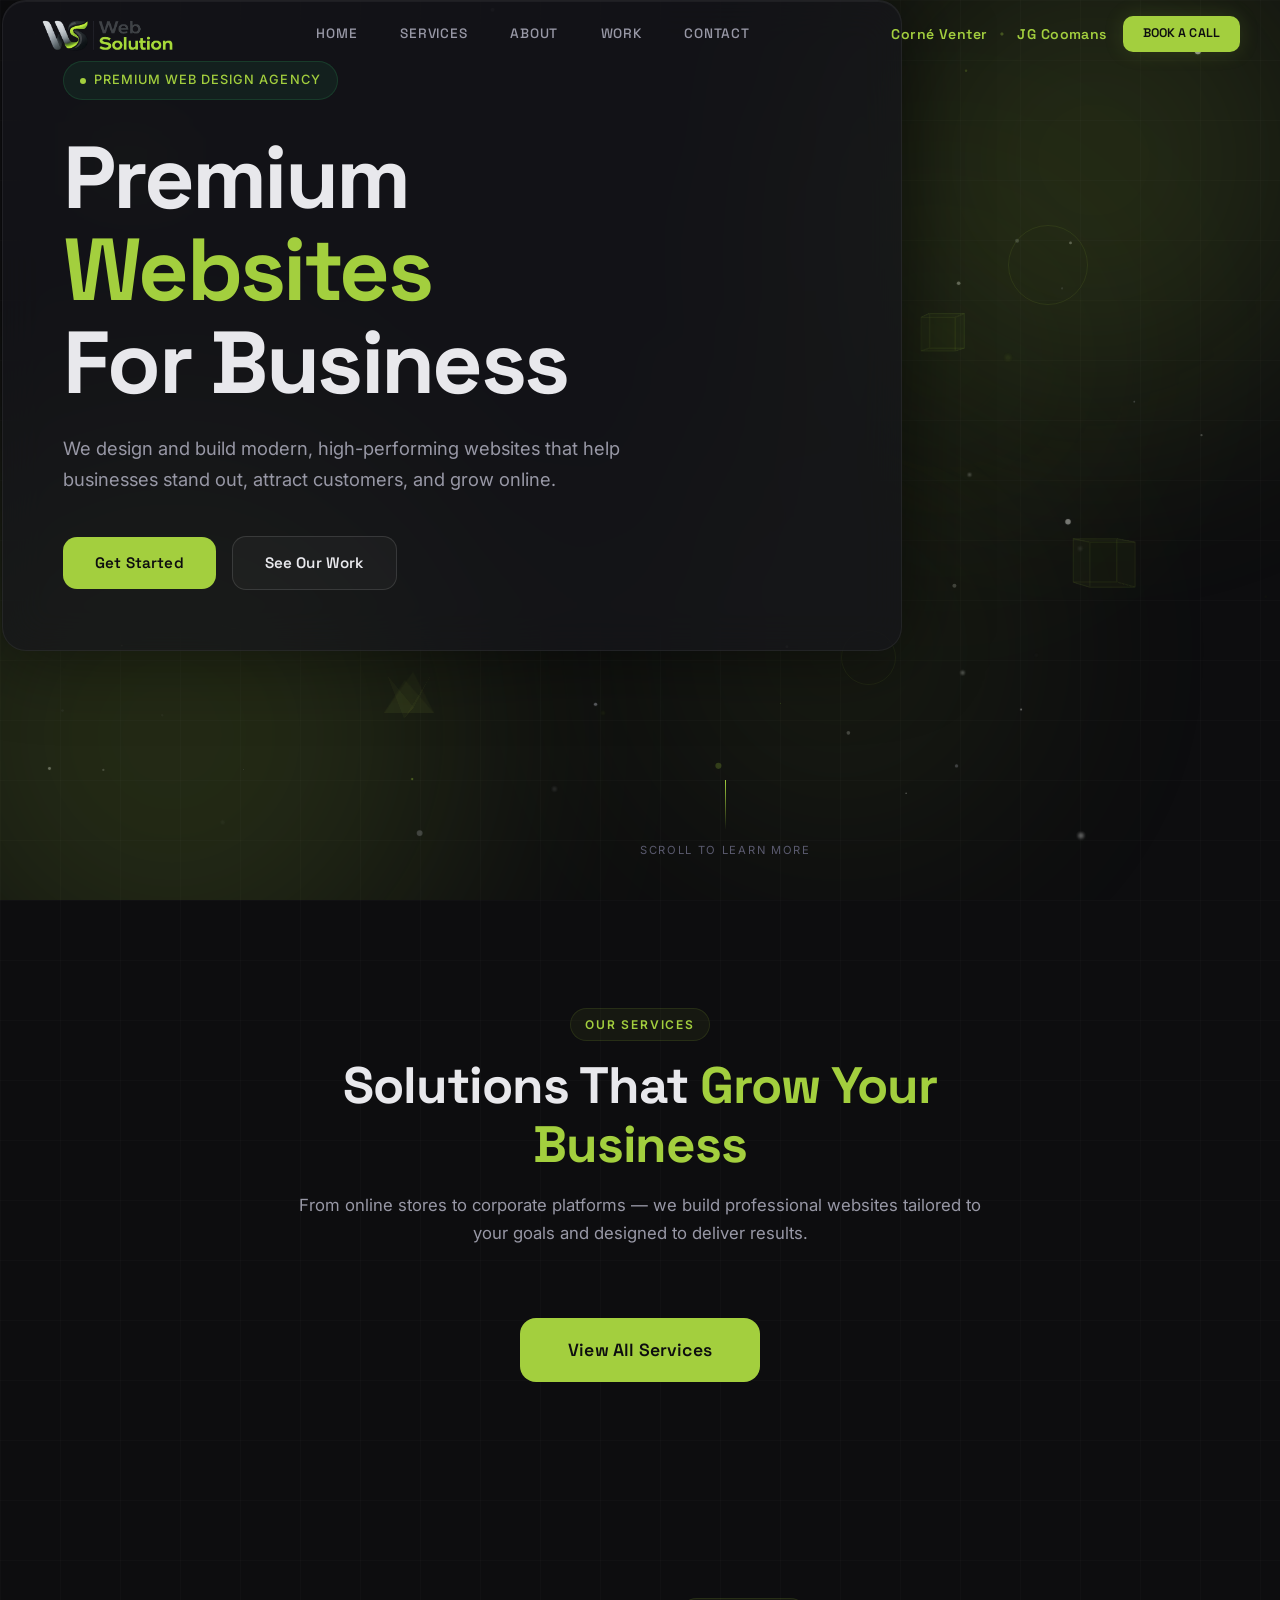
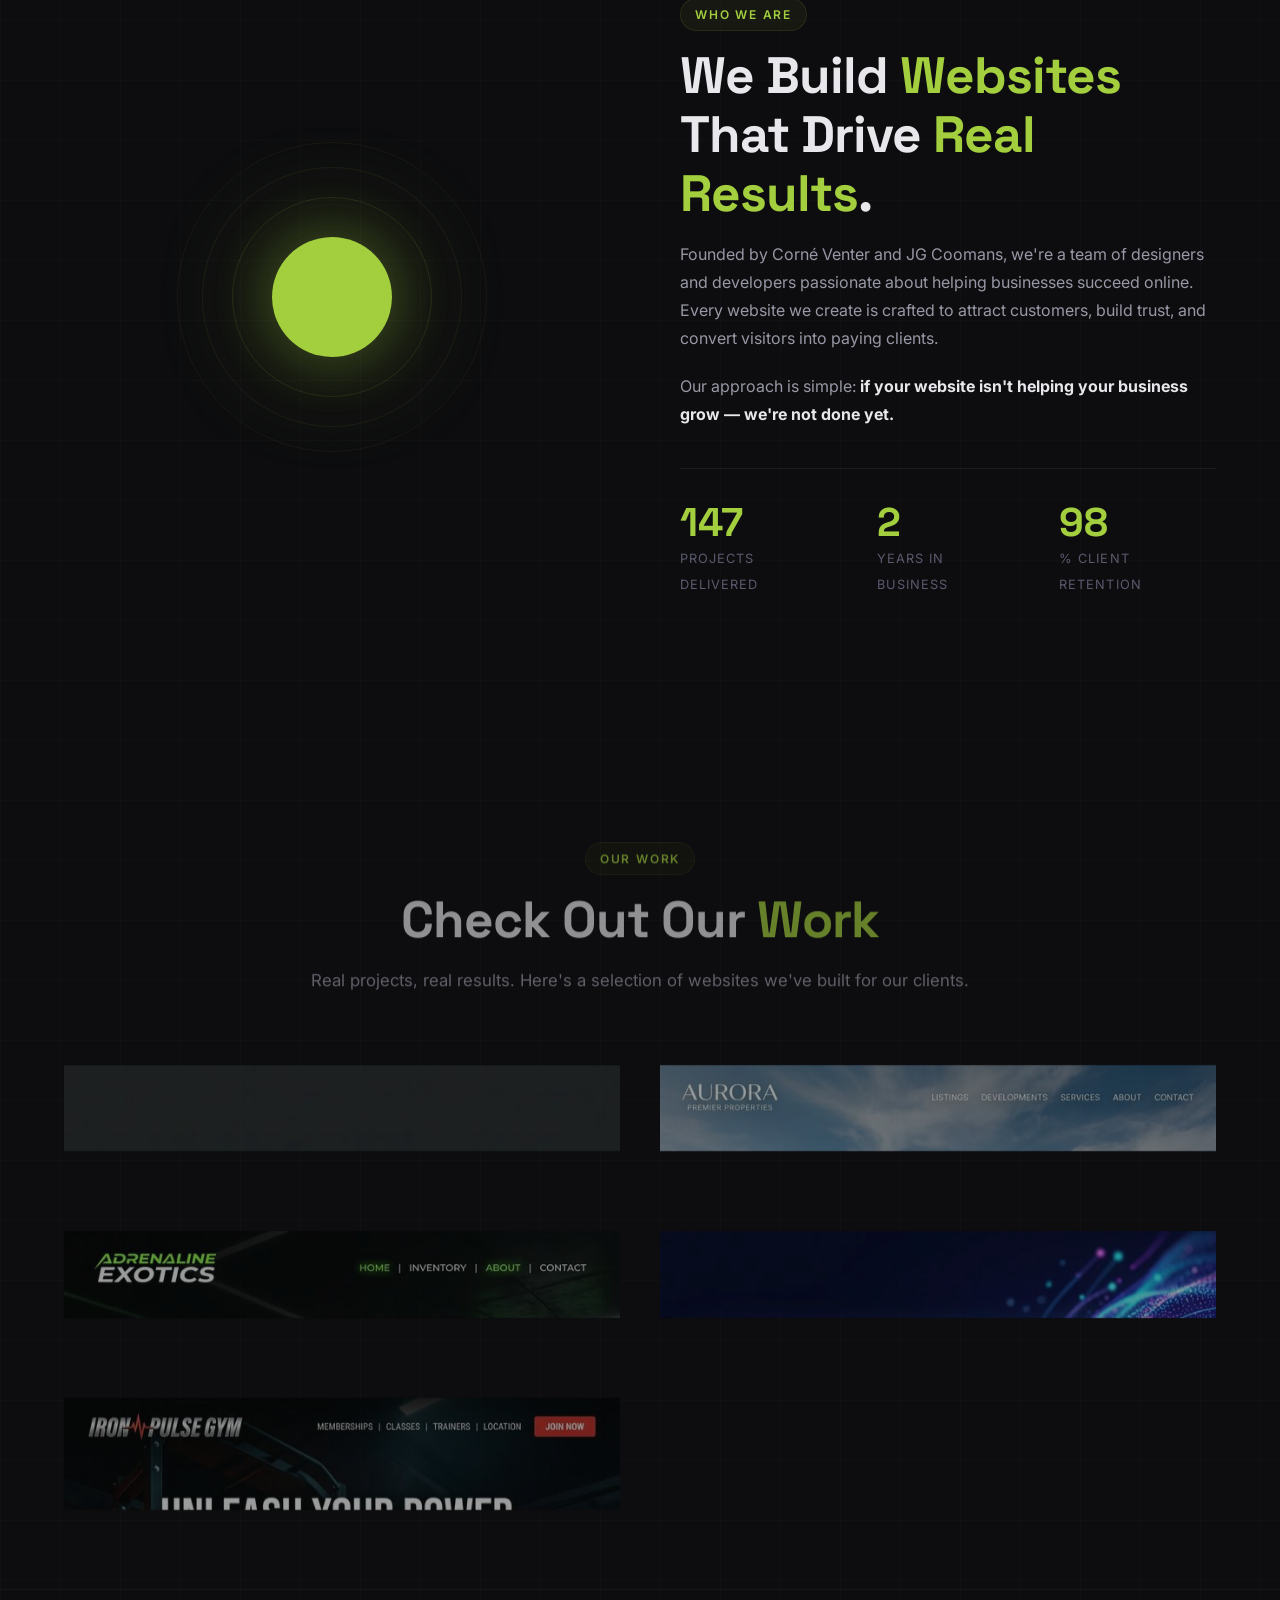
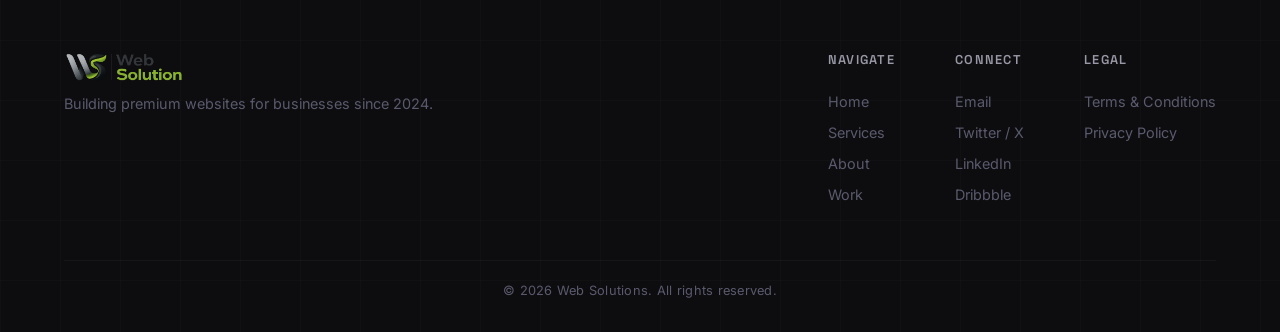
<file: index.html>
<!DOCTYPE html>
<html lang="en">
<head>
    <meta charset="UTF-8">
    <meta name="viewport" content="width=device-width, initial-scale=1.0">
    <meta name="description" content="Web Solutions — we design and build premium, high-performing websites for businesses. Custom web design, e-commerce, landing pages, and more.">
    <title>Web Solutions — Premium Websites for Business</title>
    <link rel="preconnect" href="https://fonts.googleapis.com">
    <link rel="preconnect" href="https://fonts.gstatic.com" crossorigin>
    <link href="https://fonts.googleapis.com/css2?family=Space+Grotesk:wght@400;500;600;700&family=Inter:wght@300;400;500;600&display=swap" rel="stylesheet">
    <link rel="stylesheet" href="style.css">
    <link rel="icon" type="image/png" href="favicon.png">
</head>
<body>

    <!-- Custom Cursor -->

    <!-- Tech Nodes Background -->
    <canvas id="bgNodesCanvas"></canvas>

    <!-- Floating Abstract 3D Shapes (background decoration) -->
    <div class="bg-shapes" aria-hidden="true">
        <div class="shape shape-cube shape-1">
            <div class="cube-face front"></div>
            <div class="cube-face back"></div>
            <div class="cube-face left"></div>
            <div class="cube-face right"></div>
            <div class="cube-face top"></div>
            <div class="cube-face bottom"></div>
        </div>
        <div class="shape shape-ring shape-2"></div>
        <div class="shape shape-cube shape-3">
            <div class="cube-face front"></div>
            <div class="cube-face back"></div>
            <div class="cube-face left"></div>
            <div class="cube-face right"></div>
            <div class="cube-face top"></div>
            <div class="cube-face bottom"></div>
        </div>
        <div class="shape shape-ring shape-4"></div>
        <div class="shape shape-pyramid shape-5">
            <div class="pyramid-face pf-1"></div>
            <div class="pyramid-face pf-2"></div>
            <div class="pyramid-face pf-3"></div>
            <div class="pyramid-face pf-4"></div>
        </div>
        <div class="shape shape-ring shape-6"></div>
        <div class="shape shape-cube shape-7">
            <div class="cube-face front"></div>
            <div class="cube-face back"></div>
            <div class="cube-face left"></div>
            <div class="cube-face right"></div>
            <div class="cube-face top"></div>
            <div class="cube-face bottom"></div>
        </div>
        <div class="shape shape-ring shape-8"></div>
    </div>

    <!-- Ambient Lighting Orbs -->
    <div class="ambient-lights" aria-hidden="true">
        <div class="orb orb-yellow"></div>
        <div class="orb orb-blue"></div>
        <div class="orb orb-pink"></div>
        <div class="orb orb-blue orb-2"></div>
    </div>


    <!-- ============ NAVIGATION ============ -->
    <nav class="top-nav" id="topNav">
        <a href="index.html" class="nav-logo"><img src="logo 2.png" alt="Web Solution" class="nav-logo-img"></a>
        <div class="nav-links" id="navLinks">
        <a href="#hero" class="nav-link">Home</a>
        <a href="services.html" class="nav-link">Services</a>
        <a href="#about" class="nav-link">About</a>
        <a href="#work" class="nav-link">Work</a>
        <a href="contact.html" class="nav-link">Contact</a>
        </div>
        <div class="nav-founders" id="navFounders">
            <a href="corne.html" class="founder-link">Corné Venter</a>
            <span class="founder-sep">•</span>
            <a href="jg.html" class="founder-link">JG Coomans</a>
        </div>
        <a href="contact.html#bookCall" class="btn btn-primary nav-cta-btn">Book a Call</a>
        <button class="mobile-menu-toggle" id="mobileMenuToggle" aria-label="Toggle menu">
            <span class="bar"></span>
            <span class="bar"></span>
            <span class="bar"></span>
        </button>
        <div class="mobile-nav-overlay" id="mobileNavOverlay"></div>
    </nav>

    <!-- ============ HERO SECTION ============ -->
    <section class="hero" id="hero">
        <div class="parallax-layer parallax-bg" data-speed="0.1"></div>
        <div class="parallax-layer parallax-mid" data-speed="0.3"></div>
        <div class="parallax-layer parallax-fg" data-speed="0.6">
            <div class="hero-panel float-panel" id="heroPanel">
                <div class="hero-content">
                    <div class="hero-tag reveal-item">
                        <span class="tag-dot"></span>
                        <span>Premium Web Design Agency</span>
                    </div>
                    <h1 class="hero-title" id="heroTitle">
                        <span class="title-line">Premium</span>
                        <span class="title-line title-accent">Websites</span>
                        <span class="title-line">For Business</span>
                    </h1>
                    <p class="hero-sub reveal-item">We design and build modern, high-performing websites that help businesses stand out, attract customers, and grow online.</p>
                    <div class="hero-cta reveal-item">
                        <a href="contact.html" class="btn btn-primary" id="heroCta">
                            <span>Get Started</span>
                            <span class="btn-glow"></span>
                        </a>
                        <a href="#work" class="btn btn-ghost">See Our Work</a>
                    </div>
                </div>
            </div>
        </div>
        <div class="scroll-indicator reveal-item" id="scrollIndicator">
            <div class="scroll-line"></div>
            <span>Scroll to Learn More</span>
        </div>
    </section>

    <!-- ============ SERVICES SECTION ============ -->
    <section class="section services" id="services">
        <div class="section-header reveal-item">
            <span class="section-tag">Our Services</span>
            <h2 class="section-title">Solutions That <span class="text-accent">Grow Your Business</span></h2>
            <p class="section-sub">From online stores to corporate platforms — we build professional websites tailored to your goals and designed to deliver results.</p>
        </div>
        <div style="text-align: center; margin-top: 40px;" class="reveal-item">
            <a href="services.html" class="btn btn-primary btn-lg">
                <span>View All Services</span>
                <span class="btn-glow"></span>
            </a>
        </div>
            </div>
        </div>
    </section>

    <!-- ============ ABOUT SECTION ============ -->
    <section class="section about" id="about">
        <div class="about-container">
            <div class="about-visual reveal-item">
                <div class="about-orb-container">
                    <div class="about-orb"></div>
                    <div class="about-ring about-ring-1"></div>
                    <div class="about-ring about-ring-2"></div>
                    <div class="about-ring about-ring-3"></div>
                </div>
            </div>
            <div class="about-content">
                <span class="section-tag reveal-item">Who We Are</span>
                <h2 class="section-title reveal-item">We Build <span class="text-accent">Websites</span><br>That Drive <span class="text-accent-pink">Real Results</span>.</h2>
                <p class="about-text reveal-item">Founded by Corné Venter and JG Coomans, we're a team of designers and developers passionate about helping businesses succeed online. Every website we create is crafted to attract customers, build trust, and convert visitors into paying clients.</p>
                <p class="about-text reveal-item">Our approach is simple: <strong>if your website isn't helping your business grow — we're not done yet.</strong></p>
                <div class="about-stats reveal-item">
                    <div class="stat">
                        <span class="stat-number" data-count="147">0</span>
                        <span class="stat-label">Projects Delivered</span>
                    </div>
                    <div class="stat">
                        <span class="stat-number" data-count="2">0</span>
                        <span class="stat-label">Years in Business</span>
                    </div>
                    <div class="stat">
                        <span class="stat-number" data-count="98">0</span>
                        <span class="stat-label">% Client Retention</span>
                    </div>
                </div>
            </div>
        </div>
    </section>

    <!-- ============ PORTFOLIO SECTION ============ -->
    <section class="section portfolio" id="work">
        <div class="section-header reveal-item">
            <span class="section-tag">Our Work</span>
            <h2 class="section-title">Check Out Our <span class="text-accent-blue">Work</span></h2>
            <p class="section-sub">Real projects, real results. Here's a selection of websites we've built for our clients.</p>
        </div>
        <div class="portfolio-grid">
            <a href="https://corne7870.github.io/Restaurant/" class="float-card portfolio-card portfolio-card-lg portfolio-card-link reveal-item" data-tilt>
                <div class="portfolio-img" style="background-image: url('portfolio_restaurant.png');"></div>
                <div class="portfolio-overlay">
                    <span class="portfolio-cat">Luxury Dining</span>
                    <h3>Ultra-Premium Restaurant</h3>
                    <p>Elegant visuals and a premium user experience for fine dining.</p>
                </div>
                <div class="card-glow"></div>
            </a>
            <a href="https://corne7870.github.io/Real-Estate/" class="float-card portfolio-card reveal-item portfolio-card-link" data-tilt>
                <div class="portfolio-img" style="background-image: url('portfolio_real_estate.png');"></div>
                <div class="portfolio-overlay">
                    <span class="portfolio-cat">Real Estate</span>
                    <h3>Estate Elite</h3>
                    <p>Premium platform for exclusive properties and luxury living.</p>
                </div>
                <div class="card-glow"></div>
            </a>
            <a href="https://corne7870.github.io/Car-Dealership/" class="float-card portfolio-card reveal-item portfolio-card-link" data-tilt>
                <div class="portfolio-img" style="background-image: url('portfolio_car_dealership.png');"></div>
                <div class="portfolio-overlay">
                    <span class="portfolio-cat">Exotic Cars</span>
                    <h3>Adrenaline Exotics</h3>
                    <p>A digital experience for luxury exotic car enthusiasts.</p>
                </div>
                <div class="card-glow"></div>
            </a>
            <a href="https://corne7870.github.io/Digital-agency/" class="float-card portfolio-card portfolio-card-lg reveal-item portfolio-card-link" data-tilt>
                <div class="portfolio-img" style="background-image: url('portfolio_nova_digital.png');"></div>
                <div class="portfolio-overlay">
                    <span class="portfolio-cat">Digital Agency</span>
                    <h3>NOVA Digital</h3>
                    <p>Designing the future through innovation and impact.</p>
                </div>
                <div class="card-glow"></div>
            </a>
            <a href="gym.html" class="float-card portfolio-card portfolio-card-lg reveal-item portfolio-card-link" data-tilt>
                <div class="portfolio-img" style="background-image: url('portfolio_gym.png');"></div>
                <div class="portfolio-overlay">
                    <span class="portfolio-cat">Premium Fitness</span>
                    <h3>Iron Pulse Gym</h3>
                    <p>A high-performance training ground for transformation and elite athletic performance.</p>
                </div>
                <div class="card-glow"></div>
            </a>
        </div>
    </section>


    <!-- ============ FOOTER ============ -->
    <footer class="footer" id="footer">
        <div class="footer-content">
            <div class="footer-brand">
                <a href="index.html" class="footer-logo-link"><img src="logo 2.png" alt="Web Solution" class="footer-logo-img"></a>
                <p>Building premium websites for businesses since 2024.</p>
            </div>
            <div class="footer-links">
                <div class="footer-col">
                    <h4>Navigate</h4>
                    <a href="#hero">Home</a>
                    <a href="services.html">Services</a>
                    <a href="#about">About</a>
                    <a href="#work">Work</a>
                </div>
                <div class="footer-col">
                    <h4>Connect</h4>
                    <a href="mailto:websolutioncj@gmail.com">Email</a>
                    <a href="#">Twitter / X</a>
                    <a href="#">LinkedIn</a>
                    <a href="#">Dribbble</a>
                </div>
                <div class="footer-col">
                    <h4>Legal</h4>
                    <a href="terms.html">Terms & Conditions</a>
                    <a href="privacy.html">Privacy Policy</a>
                </div>
            </div>
        </div>
        <div class="footer-bottom">
            <p>&copy; 2026 Web Solutions. All rights reserved.</p>
        </div>
    </footer>

    <script src="script.js"></script>
</body>
</html>
</file>
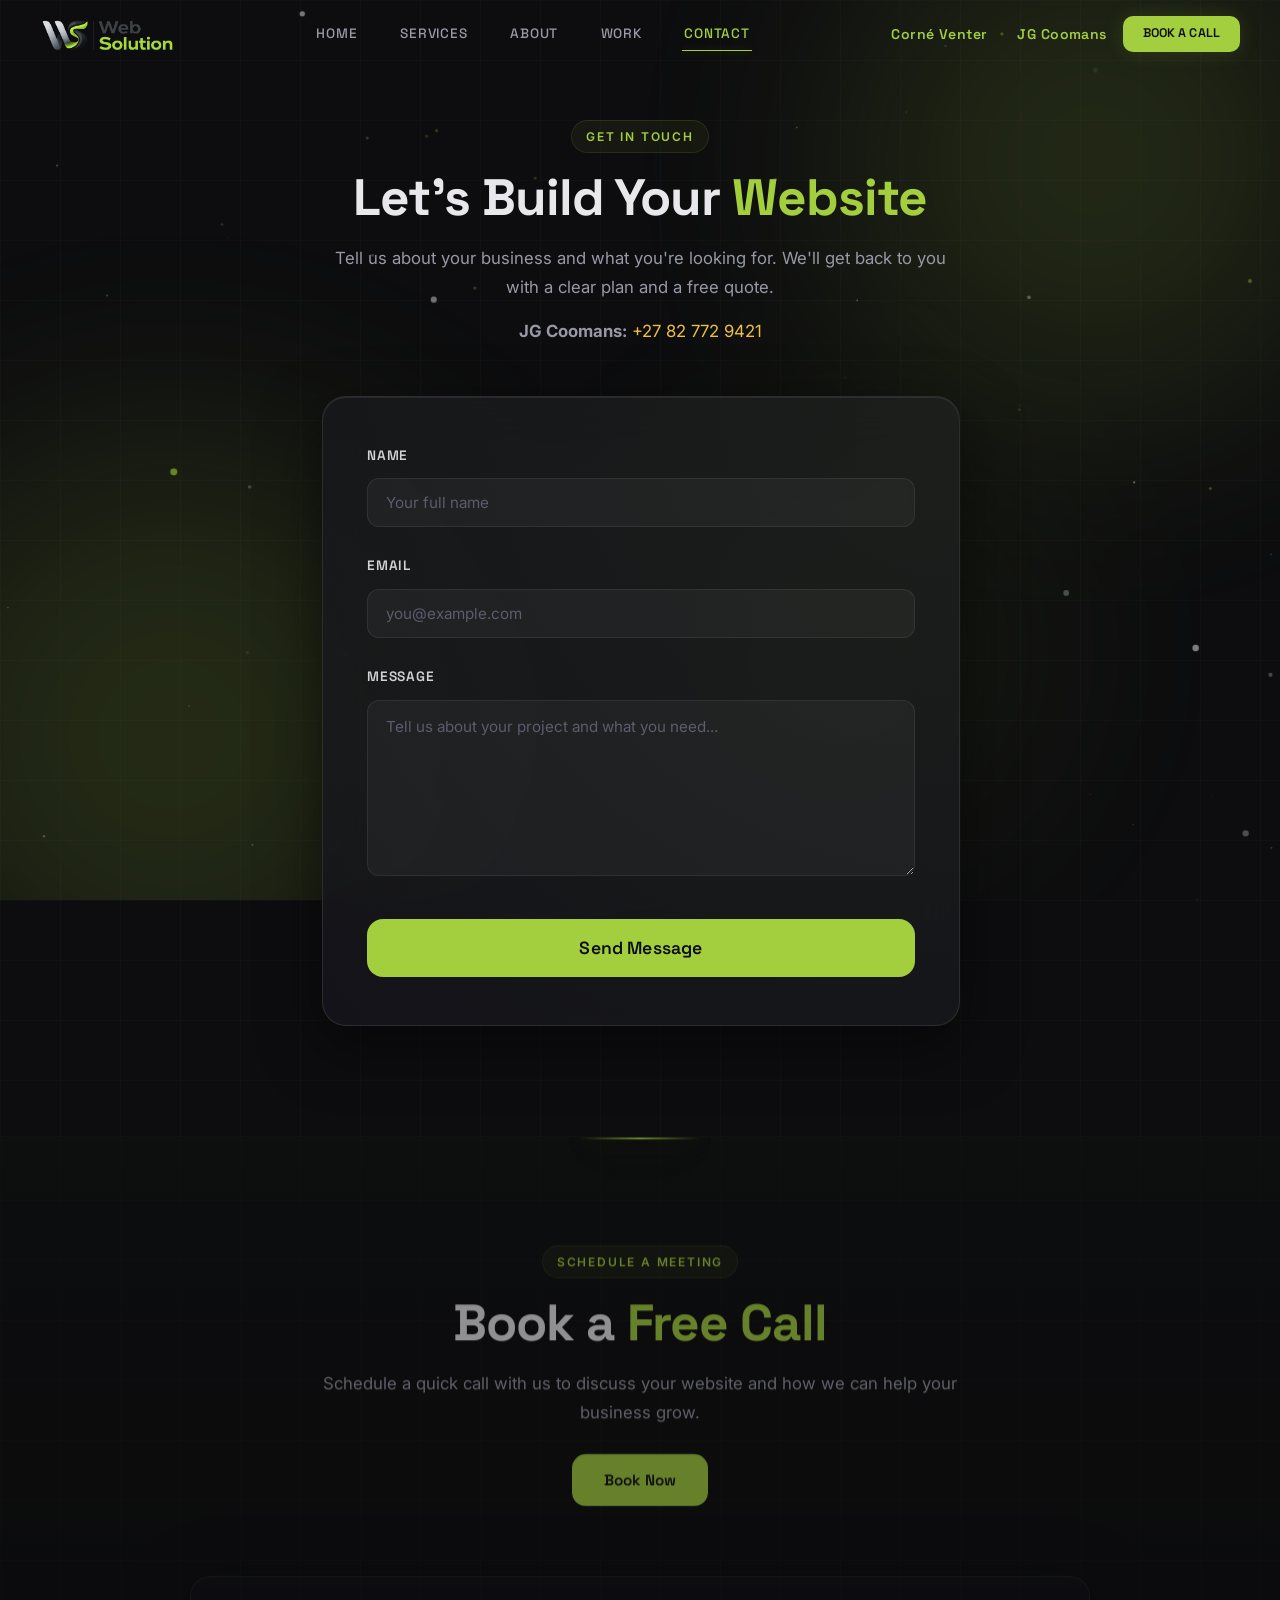
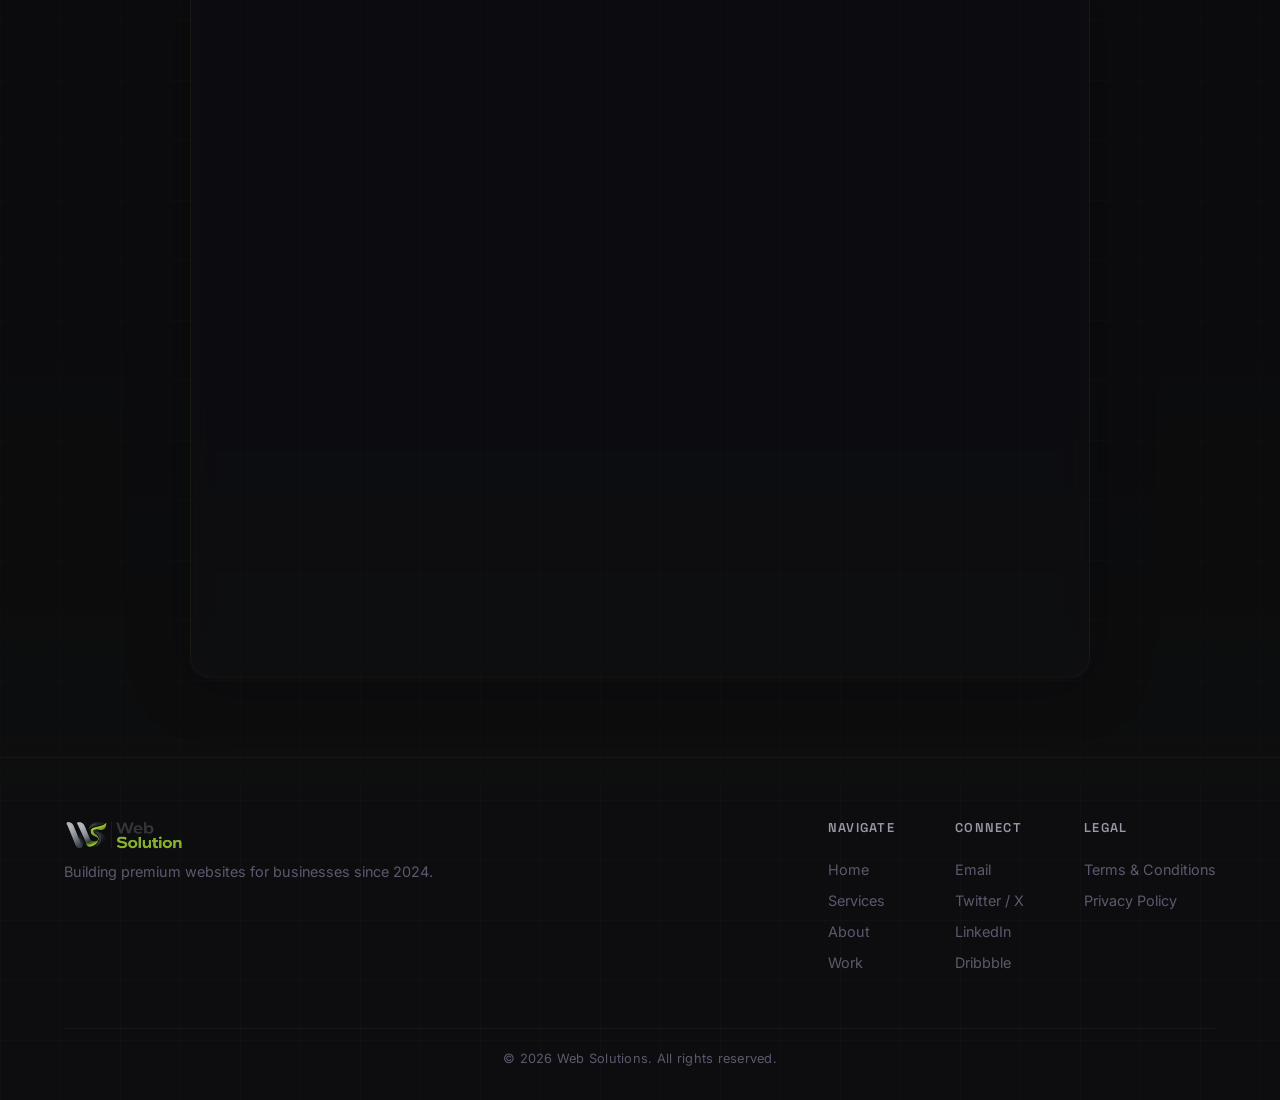
<file: contact.html>
<!DOCTYPE html>
<html lang="en">
<head>
    <meta charset="UTF-8">
    <meta name="viewport" content="width=device-width, initial-scale=1.0">
    <meta name="description" content="Get in touch with Web Solutions. Let's build something alive together.">
    <title>Contact — Web Solutions</title>
    <link rel="preconnect" href="https://fonts.googleapis.com">
    <link rel="preconnect" href="https://fonts.gstatic.com" crossorigin>
    <link href="https://fonts.googleapis.com/css2?family=Space+Grotesk:wght@400;500;600;700&family=Inter:wght@300;400;500;600&display=swap" rel="stylesheet">
    <link rel="stylesheet" href="style.css">
    <link rel="icon" type="image/png" href="favicon.png">
</head>
<body>

    <!-- Custom Cursor -->

    <!-- Tech Nodes Background -->
    <canvas id="bgNodesCanvas"></canvas>

    <!-- Ambient Lighting Orbs -->
    <div class="ambient-lights" aria-hidden="true">
        <div class="orb orb-yellow"></div>
        <div class="orb orb-blue"></div>
        <div class="orb orb-pink"></div>
    </div>

    <!-- Navigation -->
    <nav class="top-nav" id="topNav">
        <a href="index.html" class="nav-logo"><img src="logo 2.png" alt="Web Solution" class="nav-logo-img"></a>
        <div class="nav-links" id="navLinks">
        <a href="index.html" class="nav-link">Home</a>
        <a href="services.html" class="nav-link">Services</a>
        <a href="index.html#about" class="nav-link">About</a>
        <a href="index.html#work" class="nav-link">Work</a>
        <a href="contact.html" class="nav-link nav-link-active">Contact</a>
        </div>
        <div class="nav-founders" id="navFounders">
            <a href="corne.html" class="founder-link">Corné Venter</a>
            <span class="founder-sep">•</span>
            <a href="jg.html" class="founder-link">JG Coomans</a>
        </div>
        <a href="#bookCall" class="btn btn-primary nav-cta-btn">Book a Call</a>
        <button class="mobile-menu-toggle" id="mobileMenuToggle" aria-label="Toggle menu">
            <span class="bar"></span>
            <span class="bar"></span>
            <span class="bar"></span>
        </button>
        <div class="mobile-nav-overlay" id="mobileNavOverlay"></div>
    </nav>

    <!-- ============ CONTACT PAGE ============ -->
    <section class="contact-page">
        <div class="contact-container">
            <div class="contact-header reveal-item">
                <span class="section-tag">Get In Touch</span>
                <h1 class="section-title">Let's Build Your <span class="text-accent">Website</span></h1>
                <p class="section-sub">Tell us about your business and what you're looking for. We'll get back to you with a clear plan and a free quote.</p>
                <p class="section-sub" style="margin-top: 1rem;">
                    <strong>JG Coomans:</strong> <a href="tel:+27827729421" style="color: #f0c040; text-decoration: none;">+27 82 772 9421</a>
                </p>
            </div>

            <div class="contact-form-panel float-panel reveal-item" id="contactPanel">
                <form id="contactForm" action="https://formsubmit.co/websolutioncj@gmail.com" method="POST">
                    <!-- FormSubmit config -->
                    <input type="hidden" name="_subject" value="New Contact from Web Solutions Website">
                    <input type="hidden" name="_captcha" value="false">
                    <input type="hidden" name="_next" value="">
                    <input type="text" name="_honey" style="display:none">

                    <div class="form-group">
                        <label for="name" class="form-label">Name</label>
                        <input type="text" id="name" name="name" class="form-input" placeholder="Your full name" required autocomplete="name">
                    </div>

                    <div class="form-group">
                        <label for="email" class="form-label">Email</label>
                        <input type="email" id="email" name="email" class="form-input" placeholder="you@example.com" required autocomplete="email">
                    </div>

                    <div class="form-group">
                        <label for="message" class="form-label">Message</label>
                        <textarea id="message" name="message" class="form-input form-textarea" placeholder="Tell us about your project and what you need..." rows="6" required></textarea>
                    </div>

                    <button type="submit" class="btn btn-primary btn-lg contact-submit" id="submitBtn">
                        <span class="submit-text">Send Message</span>
                        <span class="submit-sending" style="display:none">Sending...</span>
                        <span class="btn-glow"></span>
                    </button>
                </form>

                <!-- Success Message -->
                <div class="contact-success" id="contactSuccess" style="display:none">
                    <div class="success-icon">✓</div>
                    <h3>Thank you! Your message has been sent.</h3>
                    <p>We will get back to you soon.</p>
                </div>
            </div>
        </div>
    </section>

    <!-- ============ BOOK A CALL SECTION ============ -->
    <section class="section book-call-section" id="bookCall">
        <div class="book-call-accent-line"></div>
        <div class="section-header reveal-item">
            <span class="section-tag">Schedule a Meeting</span>
            <h2 class="section-title">Book a <span class="text-accent">Free Call</span></h2>
            <p class="section-sub">Schedule a quick call with us to discuss your website and how we can help your business grow.</p>
            <a href="#calendlyEmbed" class="btn btn-primary book-now-btn" style="margin-top: 28px;">
                <span>Book Now</span>
                <span class="btn-glow"></span>
            </a>
        </div>
        <div class="book-call-embed reveal-item" id="calendlyEmbed">
            <div class="calendly-inline-widget" 
                 data-url="https://calendly.com/websolutioncj/30min" 
                 style="min-width:320px;height:700px;">
            </div>
        </div>
    </section>

    <script src="https://assets.calendly.com/assets/external/widget.js" async></script>

    <!-- Footer -->
    <footer class="footer" id="footer">
        <div class="footer-content">
            <div class="footer-brand">
                <a href="index.html" class="footer-logo-link"><img src="logo 2.png" alt="Web Solution" class="footer-logo-img"></a>
                <p>Building premium websites for businesses since 2024.</p>
            </div>
            <div class="footer-links">
                <div class="footer-col">
                    <h4>Navigate</h4>
                    <a href="index.html">Home</a>
                    <a href="services.html">Services</a>
                    <a href="index.html#about">About</a>
                    <a href="index.html#work">Work</a>
                </div>
                <div class="footer-col">
                    <h4>Connect</h4>
                    <a href="mailto:websolutioncj@gmail.com">Email</a>
                    <a href="#">Twitter / X</a>
                    <a href="#">LinkedIn</a>
                    <a href="#">Dribbble</a>
                </div>
                <div class="footer-col">
                    <h4>Legal</h4>
                    <a href="terms.html">Terms & Conditions</a>
                    <a href="privacy.html">Privacy Policy</a>
                </div>
            </div>
        </div>
        <div class="footer-bottom">
            <p>&copy; 2026 Web Solutions. All rights reserved.</p>
        </div>
    </footer>

    <script src="script.js"></script>
    <script>
        // Contact form handling
        (function() {
            const form = document.getElementById('contactForm');
            const successDiv = document.getElementById('contactSuccess');
            const submitBtn = document.getElementById('submitBtn');
            const sendingText = submitBtn.querySelector('.submit-sending');
            const normalText = submitBtn.querySelector('.submit-text');

            // Set _next to current page for redirect after FormSubmit
            const nextInput = form.querySelector('input[name="_next"]');
            nextInput.value = window.location.href.split('?')[0] + '?sent=true';

            // Check if returning from successful submit
            if (window.location.search.includes('sent=true')) {
                form.style.display = 'none';
                successDiv.style.display = 'block';
            }

            form.addEventListener('submit', function() {
                normalText.style.display = 'none';
                sendingText.style.display = 'inline';
                submitBtn.disabled = true;
                submitBtn.style.opacity = '0.7';
            });

            // Email validation visual feedback
            const emailInput = document.getElementById('email');
            emailInput.addEventListener('input', function() {
                const isValid = this.checkValidity() && this.value.length > 0;
                this.style.borderColor = this.value.length === 0
                    ? 'rgba(255, 255, 255, 0.08)'
                    : isValid
                        ? 'rgba(46, 204, 113, 0.4)'
                        : 'rgba(255, 45, 123, 0.4)';
            });
        })();
    </script>
</body>
</html>
</file>
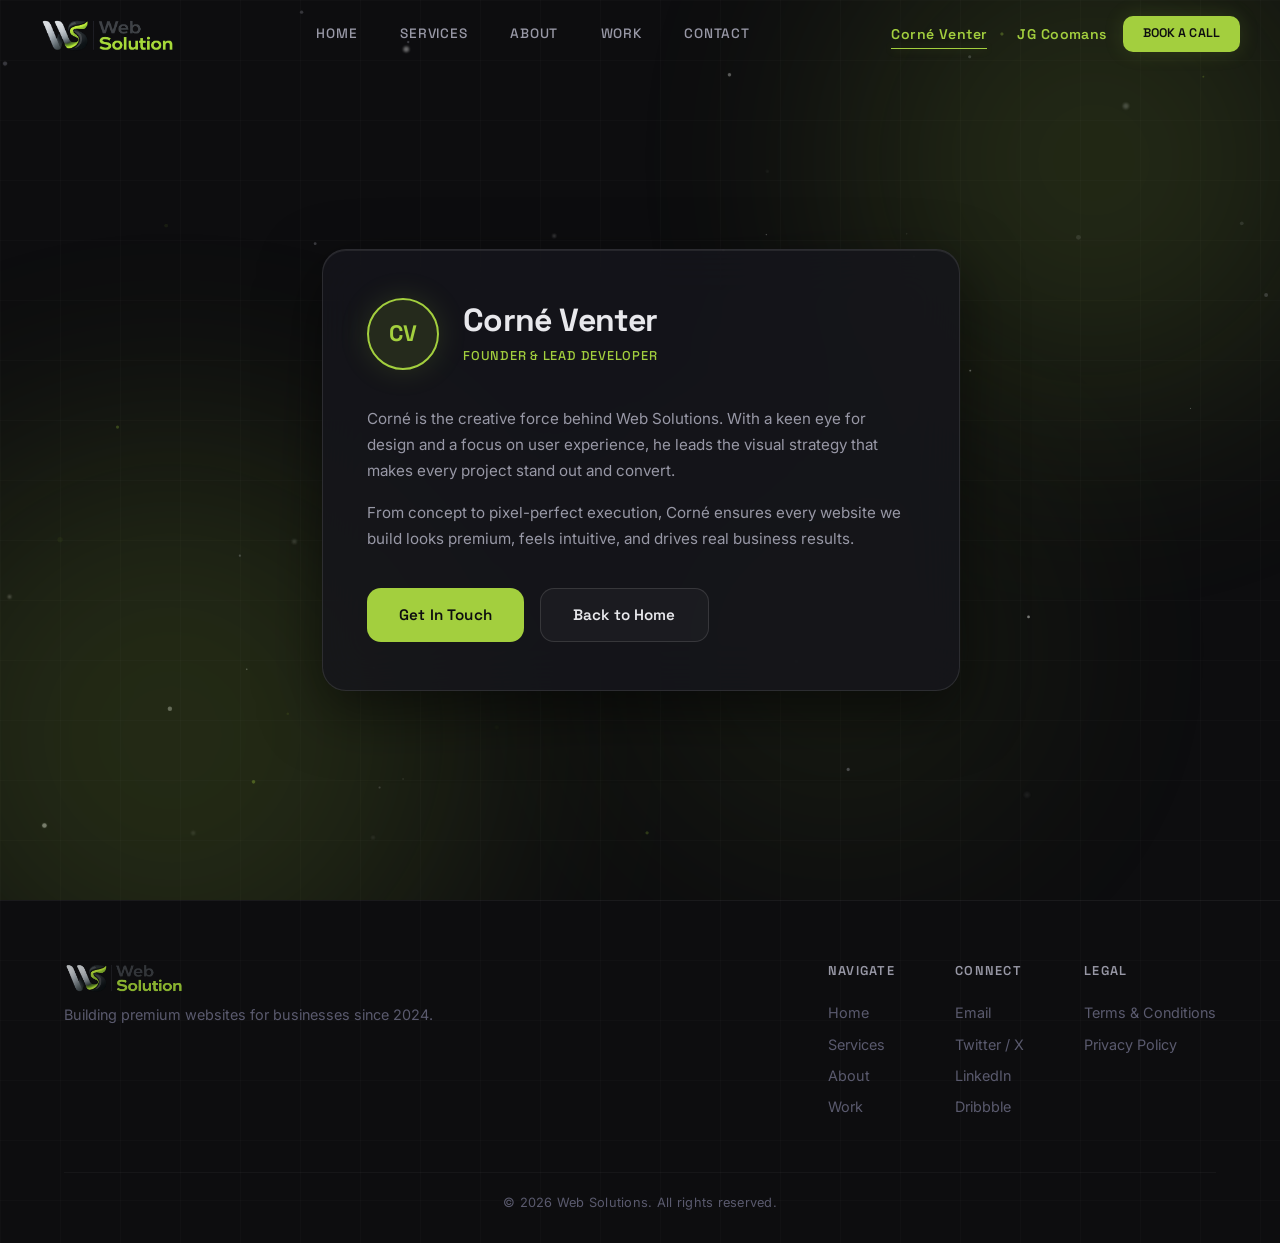
<file: corne.html>
<!DOCTYPE html>
<html lang="en">
<head>
    <meta charset="UTF-8">
    <meta name="viewport" content="width=device-width, initial-scale=1.0">
    <meta name="description" content="Corné Venter — Lead Developer at Web Solutions. Full-stack engineer and digital architect.">
    <title>Corné Venter — Lead Developer | Web Solutions</title>
    <link rel="preconnect" href="https://fonts.googleapis.com">
    <link rel="preconnect" href="https://fonts.gstatic.com" crossorigin>
    <link href="https://fonts.googleapis.com/css2?family=Space+Grotesk:wght@400;500;600;700&family=Inter:wght@300;400;500;600&display=swap" rel="stylesheet">
    <link rel="stylesheet" href="style.css">
    <link rel="icon" type="image/png" href="favicon.png">
</head>
<body>

    <canvas id="bgNodesCanvas"></canvas>

    <div class="ambient-lights" aria-hidden="true">
        <div class="orb orb-yellow"></div>
        <div class="orb orb-blue"></div>
        <div class="orb orb-pink"></div>
    </div>

    <nav class="top-nav" id="topNav">
        <a href="index.html" class="nav-logo"><img src="logo 2.png" alt="Web Solution" class="nav-logo-img"></a>
        <div class="nav-links" id="navLinks">
        <a href="index.html" class="nav-link">Home</a>
        <a href="services.html" class="nav-link">Services</a>
        <a href="index.html#about" class="nav-link">About</a>
        <a href="index.html#work" class="nav-link">Work</a>
        <a href="contact.html" class="nav-link">Contact</a>
        </div>
        <div class="nav-founders" id="navFounders">
            <a href="corne.html" class="founder-link nav-link-active">Corné Venter</a>
            <span class="founder-sep">•</span>
            <a href="jg.html" class="founder-link">JG Coomans</a>
        </div>
        <a href="contact.html#bookCall" class="btn btn-primary nav-cta-btn">Book a Call</a>
        <button class="mobile-menu-toggle" id="mobileMenuToggle" aria-label="Toggle menu">
            <span class="bar"></span>
            <span class="bar"></span>
            <span class="bar"></span>
        </button>
        <div class="mobile-nav-overlay" id="mobileNavOverlay"></div>
    </nav>

    <section class="profile-page">
        <div class="profile-container">
            <div class="profile-panel float-panel reveal-item">
                <div class="profile-header">
                    <div class="profile-avatar">
                        <span class="avatar-initials">CV</span>
                    </div>
                    <div class="profile-info">
                        <h1 class="profile-name">Corné Venter</h1>
                        <span class="profile-role">Founder & Lead Developer</span>
                    </div>
                </div>
                <div class="profile-body">
                    <p>Corné is the creative force behind Web Solutions. With a keen eye for design and a focus on user experience, he leads the visual strategy that makes every project stand out and convert.</p>
                    <p>From concept to pixel-perfect execution, Corné ensures every website we build looks premium, feels intuitive, and drives real business results.</p>

                </div>
                <div class="profile-actions">
                    <a href="contact.html" class="btn btn-primary">
                        <span>Get In Touch</span>
                        <span class="btn-glow"></span>
                    </a>
                    <a href="index.html" class="btn btn-ghost">Back to Home</a>
                </div>
            </div>
        </div>
    </section>

    <footer class="footer" id="footer">
        <div class="footer-content">
            <div class="footer-brand">
                <a href="index.html" class="footer-logo-link"><img src="logo 2.png" alt="Web Solution" class="footer-logo-img"></a>
                <p>Building premium websites for businesses since 2024.</p>
            </div>
            <div class="footer-links">
                <div class="footer-col">
                    <h4>Navigate</h4>
                    <a href="index.html">Home</a>
                    <a href="services.html">Services</a>
                    <a href="index.html#about">About</a>
                    <a href="index.html#work">Work</a>
                </div>
                <div class="footer-col">
                    <h4>Connect</h4>
                    <a href="mailto:websolutioncj@gmail.com">Email</a>
                    <a href="#">Twitter / X</a>
                    <a href="#">LinkedIn</a>
                    <a href="#">Dribbble</a>
                </div>
                <div class="footer-col">
                    <h4>Legal</h4>
                    <a href="terms.html">Terms & Conditions</a>
                    <a href="privacy.html">Privacy Policy</a>
                </div>
            </div>
        </div>
        <div class="footer-bottom">
            <p>&copy; 2026 Web Solutions. All rights reserved.</p>
        </div>
    </footer>

    <script src="script.js"></script>
</body>
</html>
</file>
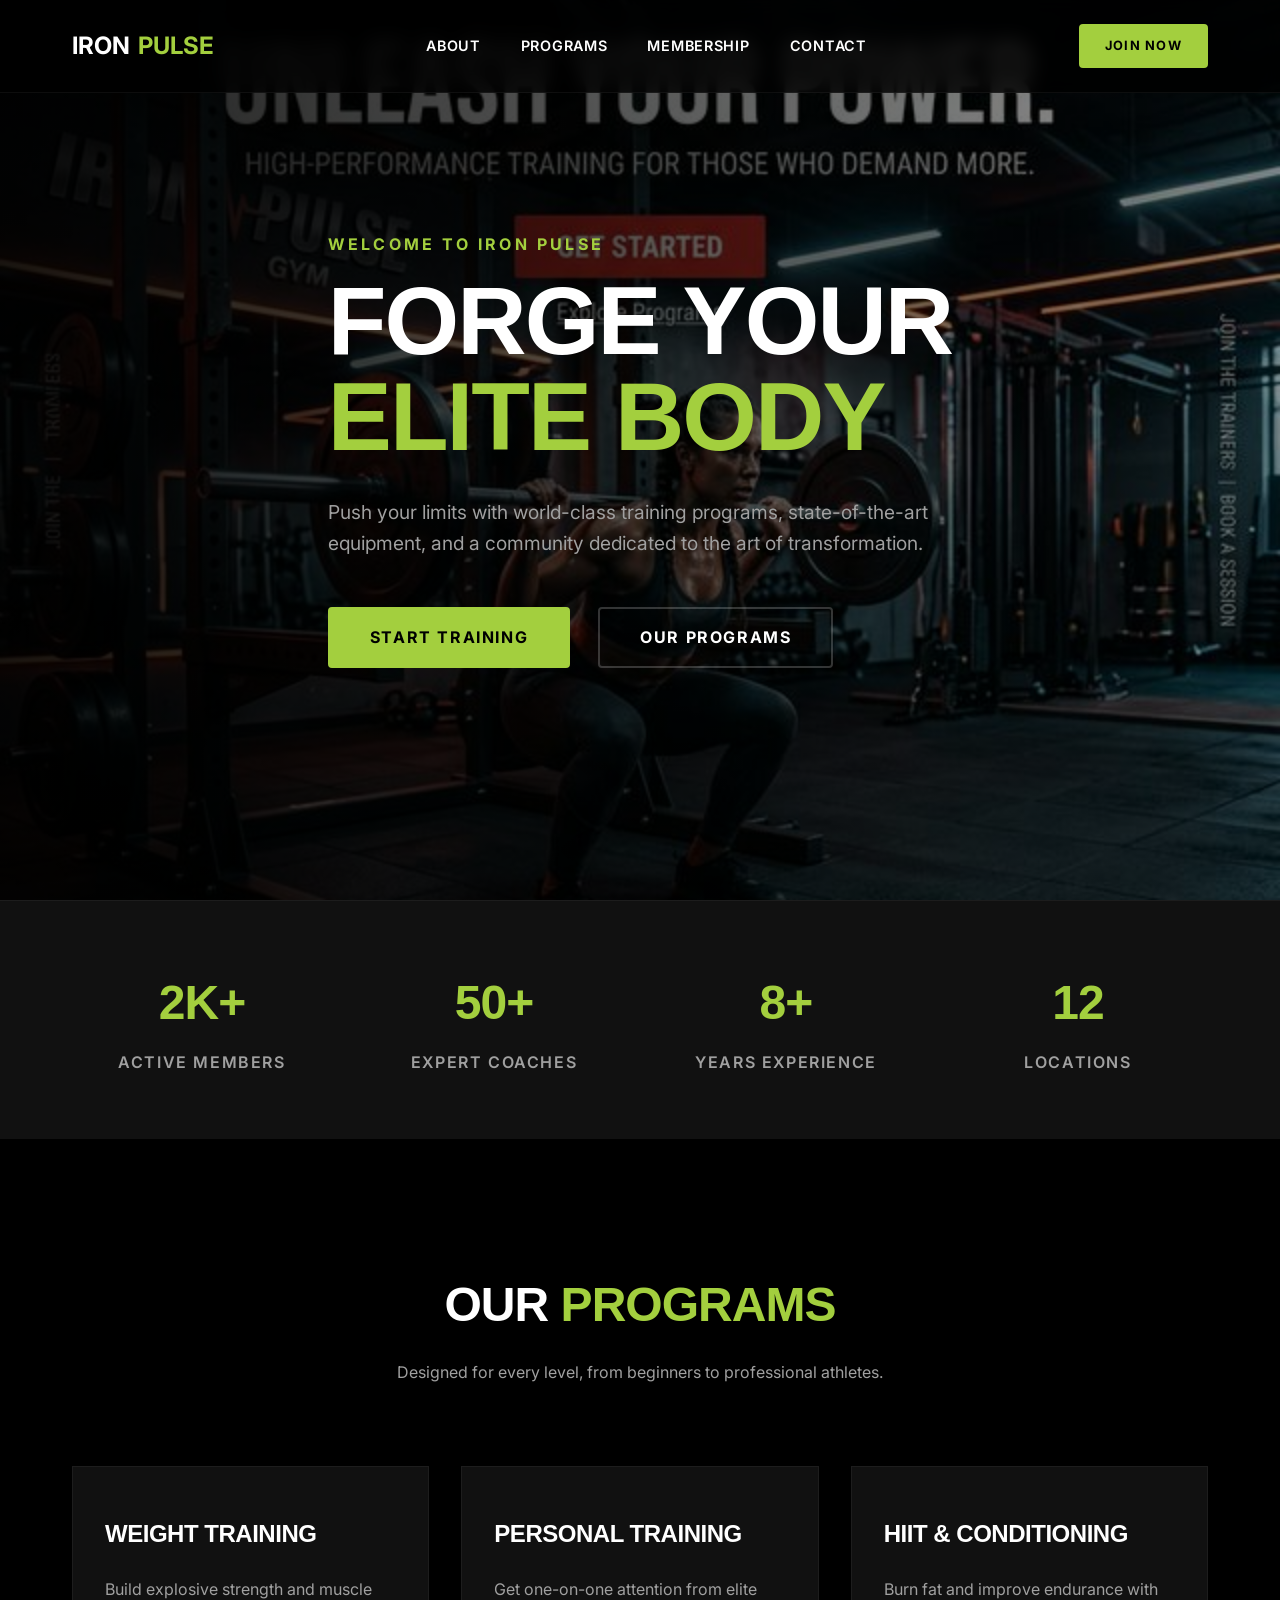
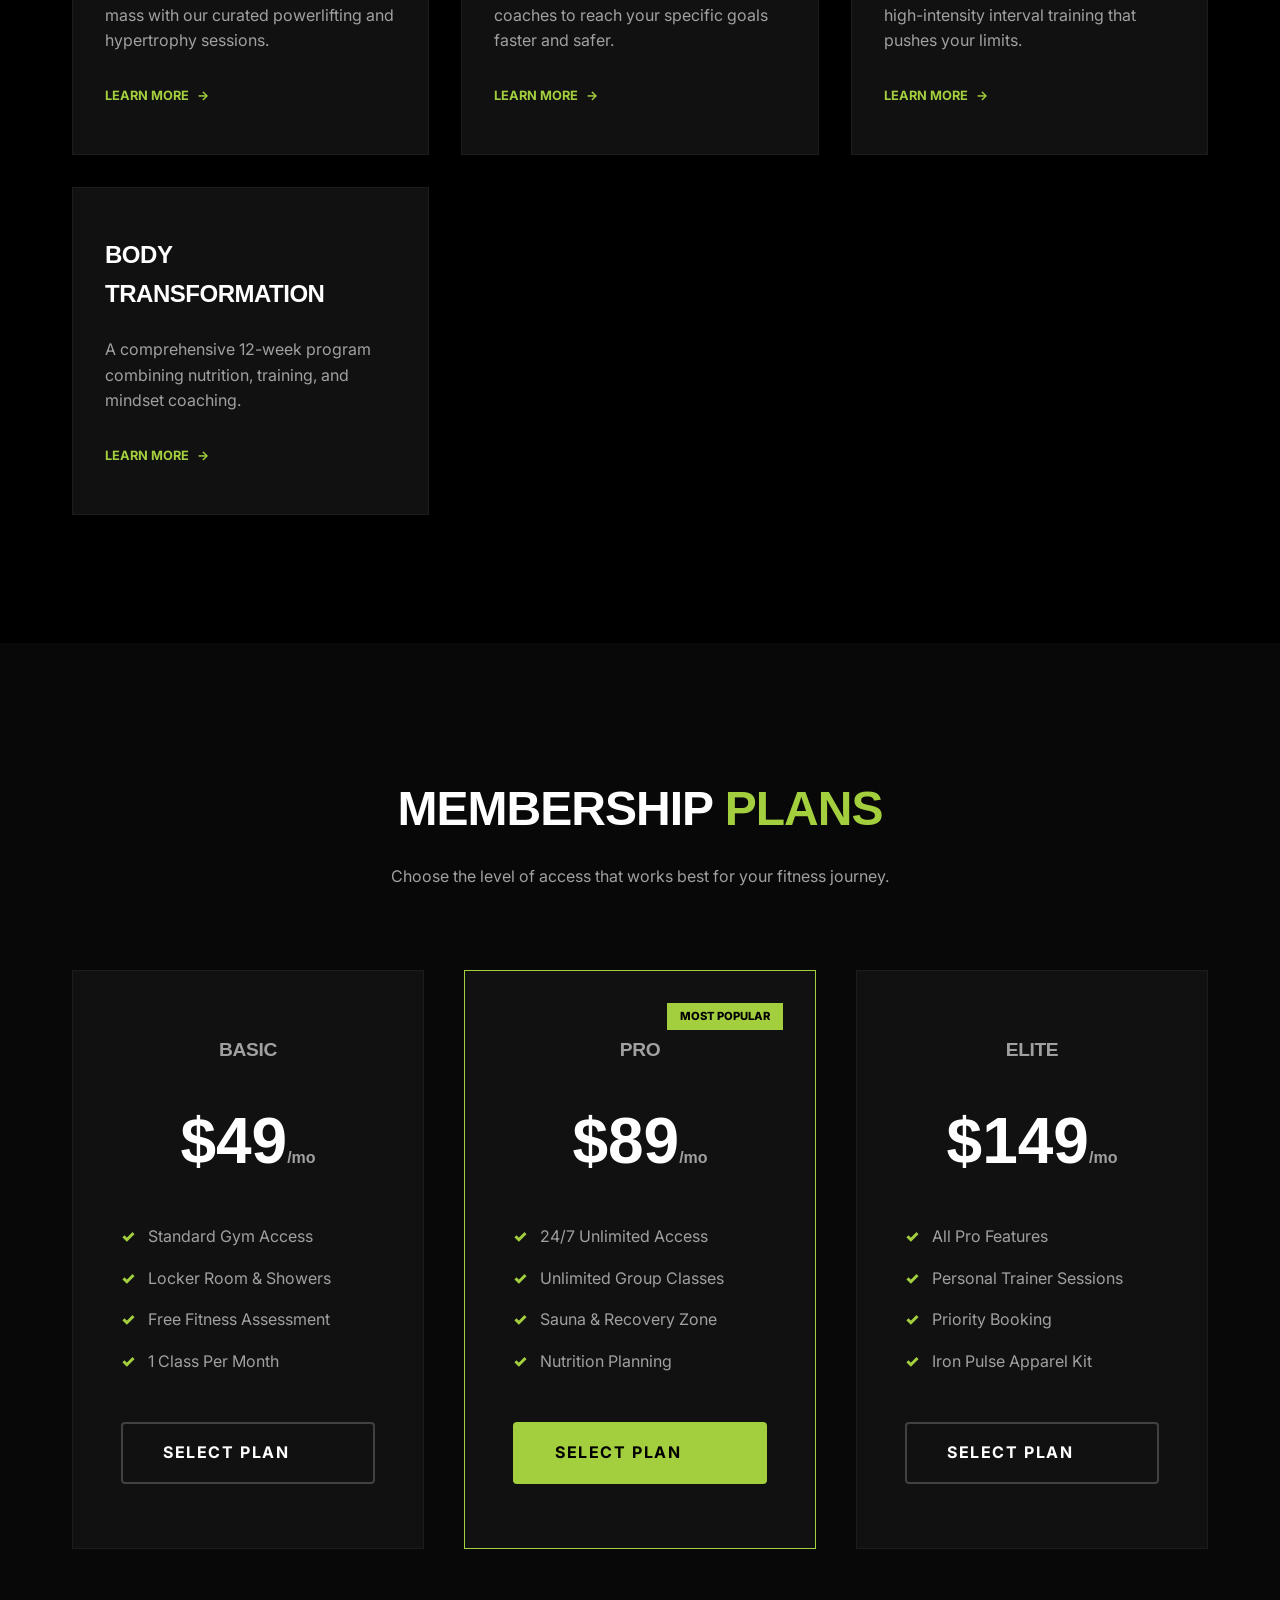
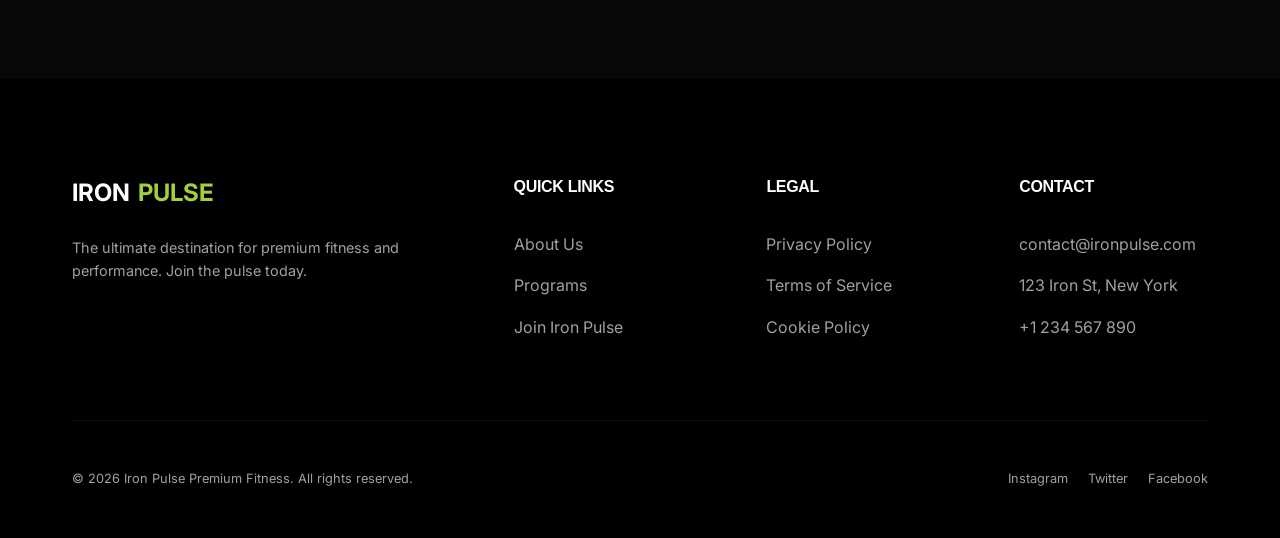
<file: gym.html>
<!DOCTYPE html>
<html lang="en">
<head>
    <meta charset="UTF-8">
    <meta name="viewport" content="width=device-width, initial-scale=1.0">
    <meta name="description" content="Iron Pulse — Premium Fitness Studio. Build your strongest body with elite training and expert coaching.">
    <title>IRON PULSE | Premium Fitness Studio</title>
    <link rel="preconnect" href="https://fonts.googleapis.com">
    <link rel="preconnect" href="https://fonts.gstatic.com" crossorigin>
    <link href="https://fonts.googleapis.com/css2?family=Space+Grotesk:wght@400;500;600;700&family=Inter:wght@300;400;500;600;700&display=swap" rel="stylesheet">
    <link rel="icon" type="image/png" href="favicon.png">
    <style>
        :root {
            --primary: #000000;
            --secondary: #1A1A1A;
            --accent: #A3CF3E; /* Brand Lime Green */
            --text: #FFFFFF;
            --text-dim: #A0A0A0;
            --card-bg: #111111;
            --transition: all 0.4s cubic-bezier(0.16, 1, 0.3, 1);
        }

        * {
            margin: 0;
            padding: 0;
            box-sizing: border-box;
        }

        body {
            font-family: 'Inter', sans-serif;
            background-color: var(--primary);
            color: var(--text);
            line-height: 1.6;
            overflow-x: hidden;
        }

        h1, h2, h3, h4 {
            font-family: 'Space+Grotesk', sans-serif;
            font-weight: 700;
            text-transform: uppercase;
            letter-spacing: -0.02em;
        }

        a {
            text-decoration: none;
            color: inherit;
            transition: var(--transition);
        }

        ul {
            list-style: none;
        }

        .container {
            max-width: 1200px;
            margin: 0 auto;
            padding: 0 2rem;
        }

        .section-padding {
            padding: 8rem 0;
        }

        /* --- Components --- */
        .btn {
            display: inline-flex;
            align-items: center;
            padding: 1rem 2.5rem;
            border-radius: 4px;
            font-weight: 700;
            text-transform: uppercase;
            letter-spacing: 0.1em;
            cursor: pointer;
            transition: var(--transition);
        }

        .btn-primary {
            background-color: var(--accent);
            color: var(--primary);
            border: 2px solid var(--accent);
        }

        .btn-primary:hover {
            background-color: transparent;
            color: var(--accent);
            box-shadow: 0 0 20px rgba(223, 255, 0, 0.4);
        }

        .btn-outline {
            background-color: transparent;
            color: var(--text);
            border: 2px solid rgba(255, 255, 255, 0.2);
        }

        .btn-outline:hover {
            border-color: var(--accent);
            color: var(--accent);
        }

        .text-accent {
            color: var(--accent);
        }

        /* --- Navigation --- */
        nav {
            position: fixed;
            top: 0;
            width: 100%;
            padding: 1.5rem 0;
            z-index: 1000;
            background: rgba(0, 0, 0, 0.8);
            backdrop-filter: blur(10px);
            border-bottom: 1px solid rgba(255, 255, 255, 0.05);
        }

        .nav-inner {
            display: flex;
            justify-content: space-between;
            align-items: center;
        }

        .logo {
            font-size: 1.5rem;
            font-weight: 700;
            display: flex;
            align-items: center;
            gap: 0.5rem;
        }

        .logo span {
            color: var(--accent);
        }

        .nav-links {
            display: flex;
            gap: 2.5rem;
        }

        .nav-link {
            font-size: 0.9rem;
            font-weight: 600;
            text-transform: uppercase;
            letter-spacing: 0.05em;
        }

        .nav-link:hover {
            color: var(--accent);
        }

        /* --- Hero --- */
        .hero {
            height: 100vh;
            background: linear-gradient(to right, rgba(0, 0, 0, 0.9), rgba(0, 0, 0, 0.4)), url('portfolio_gym.png');
            background-size: cover;
            background-position: center;
            display: flex;
            align-items: center;
            position: relative;
        }

        .hero-content {
            max-width: 800px;
        }

        .hero-tag {
            color: var(--accent);
            font-weight: 700;
            text-transform: uppercase;
            letter-spacing: 0.2em;
            display: block;
            margin-bottom: 1rem;
        }

        .hero-title {
            font-size: clamp(3rem, 8vw, 6rem);
            line-height: 1;
            margin-bottom: 2rem;
        }

        .hero-desc {
            font-size: 1.2rem;
            color: var(--text-dim);
            margin-bottom: 3rem;
            max-width: 600px;
        }

        /* --- Stats --- */
        .stats {
            background-color: var(--card-bg);
            border-top: 1px solid rgba(255, 255, 255, 0.05);
            padding: 4rem 0;
        }

        .stats-grid {
            display: grid;
            grid-template-columns: repeat(auto-fit, minmax(200px, 1fr));
            gap: 2rem;
            text-align: center;
        }

        .stat-item h3 {
            font-size: 3rem;
            color: var(--accent);
            margin-bottom: 0.5rem;
        }

        .stat-item p {
            text-transform: uppercase;
            font-weight: 600;
            letter-spacing: 0.1em;
            color: var(--text-dim);
        }

        /* --- Programs --- */
        .section-header {
            text-align: center;
            margin-bottom: 5rem;
        }

        .section-header h2 {
            font-size: 3rem;
            margin-bottom: 1rem;
        }

        .section-header p {
            color: var(--text-dim);
            max-width: 600px;
            margin: 0 auto;
        }

        .programs-grid {
            display: grid;
            grid-template-columns: repeat(auto-fit, minmax(280px, 1fr));
            gap: 2rem;
        }

        .program-card {
            background-color: var(--card-bg);
            padding: 3rem 2rem;
            border: 1px solid rgba(255, 255, 255, 0.05);
            transition: var(--transition);
            position: relative;
            overflow: hidden;
        }

        .program-card:hover {
            transform: translateY(-10px);
            border-color: var(--accent);
        }

        .program-card h3 {
            font-size: 1.5rem;
            margin-bottom: 1.5rem;
        }

        .program-card p {
            color: var(--text-dim);
            margin-bottom: 2rem;
        }

        .program-link {
            font-weight: 700;
            text-transform: uppercase;
            font-size: 0.8rem;
            color: var(--accent);
            display: flex;
            align-items: center;
            gap: 0.5rem;
        }

        /* --- Pricing --- */
        .pricing {
            background-color: #080808;
        }

        .pricing-grid {
            display: grid;
            grid-template-columns: repeat(auto-fit, minmax(320px, 1fr));
            gap: 2.5rem;
        }

        .price-card {
            background-color: var(--card-bg);
            padding: 4rem 3rem;
            border: 1px solid rgba(255, 255, 255, 0.05);
            text-align: center;
            transition: var(--transition);
        }

        .price-card.popular {
            border-color: var(--accent);
            position: relative;
        }

        .popular-tag {
            position: absolute;
            top: 2rem;
            right: 2rem;
            background-color: var(--accent);
            color: var(--primary);
            padding: 0.3rem 0.8rem;
            font-size: 0.7rem;
            font-weight: 800;
            text-transform: uppercase;
        }

        .price-card h4 {
            font-size: 1.2rem;
            margin-bottom: 1.5rem;
            color: var(--text-dim);
        }

        .price-card .price {
            font-size: 4rem;
            font-weight: 700;
            margin-bottom: 2rem;
            font-family: 'Space+Grotesk', sans-serif;
        }

        .price-card .price span {
            font-size: 1rem;
            color: var(--text-dim);
        }

        .pricing-list {
            text-align: left;
            margin-bottom: 3rem;
        }

        .pricing-list li {
            margin-bottom: 1rem;
            display: flex;
            align-items: center;
            gap: 0.8rem;
            color: var(--text-dim);
        }

        .pricing-list li::before {
            content: "✓";
            color: var(--accent);
            font-weight: 900;
        }

        /* --- Footer --- */
        footer {
            background-color: var(--primary);
            padding: 6rem 0 3rem;
            border-top: 1px solid rgba(255, 255, 255, 0.05);
        }

        .footer-grid {
            display: grid;
            grid-template-columns: 2fr 1fr 1fr 1fr;
            gap: 4rem;
            margin-bottom: 4rem;
        }

        .footer-col h4 {
            margin-bottom: 2rem;
            font-size: 1rem;
        }

        .footer-links li {
            margin-bottom: 1rem;
        }

        .footer-links a {
            color: var(--text-dim);
        }

        .footer-links a:hover {
            color: var(--accent);
        }

        .footer-bottom {
            padding-top: 3rem;
            border-top: 1px solid rgba(255, 255, 255, 0.05);
            display: flex;
            justify-content: space-between;
            align-items: center;
            font-size: 0.8rem;
            color: var(--text-dim);
        }

        /* --- Mobile Menu Toggle (gym-specific) --- */
        .gym-menu-toggle {
            display: none;
            flex-direction: column;
            justify-content: center;
            align-items: center;
            width: 40px;
            height: 40px;
            background: rgba(255, 255, 255, 0.05);
            border: 1px solid rgba(255, 255, 255, 0.1);
            border-radius: 8px;
            cursor: pointer;
            z-index: 1001;
        }

        .gym-menu-toggle .bar {
            display: block;
            width: 20px;
            height: 2px;
            background: #fff;
            border-radius: 2px;
            transition: all 0.3s ease;
        }

        .gym-menu-toggle .bar + .bar {
            margin-top: 5px;
        }

        .gym-menu-toggle.active .bar:nth-child(1) {
            transform: translateY(7px) rotate(45deg);
            background: var(--accent);
        }

        .gym-menu-toggle.active .bar:nth-child(2) {
            opacity: 0;
        }

        .gym-menu-toggle.active .bar:nth-child(3) {
            transform: translateY(-7px) rotate(-45deg);
            background: var(--accent);
        }

        .gym-nav-overlay {
            display: none;
            position: fixed;
            inset: 0;
            background: rgba(0, 0, 0, 0.5);
            z-index: 999;
        }

        .gym-nav-overlay.active {
            display: block;
        }

        @media (max-width: 900px) {
            .gym-menu-toggle {
                display: flex;
            }

            .nav-links {
                position: fixed;
                top: 0;
                right: 0;
                width: 260px;
                height: 100vh;
                height: 100dvh;
                flex-direction: column;
                padding: 90px 32px 40px;
                gap: 8px;
                background: rgba(0, 0, 0, 0.97);
                backdrop-filter: blur(20px);
                border-left: 1px solid rgba(255, 255, 255, 0.06);
                transform: translateX(100%);
                transition: transform 0.4s cubic-bezier(0.16, 1, 0.3, 1);
                z-index: 1000;
            }

            .nav-links.gym-open {
                transform: translateX(0);
            }

            .nav-links li {
                border-bottom: 1px solid rgba(255, 255, 255, 0.04);
            }

            .nav-link {
                font-size: 1rem;
                padding: 12px 0;
                display: block;
            }

            .footer-grid {
                grid-template-columns: 1fr 1fr;
            }

            .hero-btns {
                display: flex;
                flex-direction: column;
                gap: 1rem;
            }

            .hero-btns .btn-outline {
                margin-left: 0 !important;
            }
        }

        @media (max-width: 600px) {
            .footer-grid {
                grid-template-columns: 1fr;
            }

            .hero-title {
                font-size: clamp(2rem, 9vw, 3.5rem);
            }

            .hero-desc {
                font-size: 1rem;
            }

            .pricing-grid {
                grid-template-columns: 1fr;
            }

            .price-card {
                padding: 3rem 2rem;
            }

            .footer-bottom {
                flex-direction: column;
                gap: 1rem;
                text-align: center;
            }

            .stats-grid {
                grid-template-columns: 1fr 1fr;
            }

            .section-header h2 {
                font-size: 2rem;
            }

            .section-padding {
                padding: 5rem 0;
            }
        }

        body.gym-menu-open {
            overflow: hidden;
        }
    </style>
</head>
<body>

    <nav>
        <div class="container nav-inner">
            <a href="#" class="logo">IRON<span>PULSE</span></a>
            <ul class="nav-links" id="gymNavLinks">
                <li><a href="#about" class="nav-link">About</a></li>
                <li><a href="#programs" class="nav-link">Programs</a></li>
                <li><a href="#membership" class="nav-link">Membership</a></li>
                <li><a href="#contact" class="nav-link">Contact</a></li>
            </ul>
            <a href="#membership" class="btn btn-primary" style="padding: 0.6rem 1.5rem; font-size: 0.8rem;">Join Now</a>
            <button class="gym-menu-toggle" id="gymMenuToggle" aria-label="Toggle menu">
                <span class="bar"></span>
                <span class="bar"></span>
                <span class="bar"></span>
            </button>
            <div class="gym-nav-overlay" id="gymNavOverlay"></div>
        </div>
    </nav>

    <header class="hero">
        <div class="container">
            <div class="hero-content">
                <span class="hero-tag">Welcome to Iron Pulse</span>
                <h1 class="hero-title">Forge Your<br><span class="text-accent">Elite Body</span></h1>
                <p class="hero-desc">Push your limits with world-class training programs, state-of-the-art equipment, and a community dedicated to the art of transformation.</p>
                <div class="hero-btns">
                    <a href="#membership" class="btn btn-primary">Start Training</a>
                    <a href="#programs" class="btn btn-outline" style="margin-left: 1.5rem;">Our Programs</a>
                </div>
            </div>
        </div>
    </header>

    <section class="stats">
        <div class="container">
            <div class="stats-grid">
                <div class="stat-item">
                    <h3>2K+</h3>
                    <p>Active Members</p>
                </div>
                <div class="stat-item">
                    <h3>50+</h3>
                    <p>Expert Coaches</p>
                </div>
                <div class="stat-item">
                    <h3>8+</h3>
                    <p>Years Experience</p>
                </div>
                <div class="stat-item">
                    <h3>12</h3>
                    <p>Locations</p>
                </div>
            </div>
        </div>
    </section>

    <section id="programs" class="section-padding">
        <div class="container">
            <div class="section-header">
                <h2>Our <span class="text-accent">Programs</span></h2>
                <p>Designed for every level, from beginners to professional athletes.</p>
            </div>
            <div class="programs-grid">
                <div class="program-card">
                    <h3>Weight Training</h3>
                    <p>Build explosive strength and muscle mass with our curated powerlifting and hypertrophy sessions.</p>
                    <a href="#" class="program-link">Learn More <span>→</span></a>
                </div>
                <div class="program-card">
                    <h3>Personal Training</h3>
                    <p>Get one-on-one attention from elite coaches to reach your specific goals faster and safer.</p>
                    <a href="#" class="program-link">Learn More <span>→</span></a>
                </div>
                <div class="program-card">
                    <h3>HIIT &amp; Conditioning</h3>
                    <p>Burn fat and improve endurance with high-intensity interval training that pushes your limits.</p>
                    <a href="#" class="program-link">Learn More <span>→</span></a>
                </div>
                <div class="program-card">
                    <h3>Body Transformation</h3>
                    <p>A comprehensive 12-week program combining nutrition, training, and mindset coaching.</p>
                    <a href="#" class="program-link">Learn More <span>→</span></a>
                </div>
            </div>
        </div>
    </section>

    <section id="membership" class="section-padding pricing">
        <div class="container">
            <div class="section-header">
                <h2>Membership <span class="text-accent">Plans</span></h2>
                <p>Choose the level of access that works best for your fitness journey.</p>
            </div>
            <div class="pricing-grid">
                <div class="price-card">
                    <h4>Basic</h4>
                    <div class="price">$49<span>/mo</span></div>
                    <ul class="pricing-list">
                        <li>Standard Gym Access</li>
                        <li>Locker Room &amp; Showers</li>
                        <li>Free Fitness Assessment</li>
                        <li>1 Class Per Month</li>
                    </ul>
                    <a href="#" class="btn btn-outline" style="width: 100%;">Select Plan</a>
                </div>
                <div class="price-card popular">
                    <span class="popular-tag">Most Popular</span>
                    <h4>Pro</h4>
                    <div class="price">$89<span>/mo</span></div>
                    <ul class="pricing-list">
                        <li>24/7 Unlimited Access</li>
                        <li>Unlimited Group Classes</li>
                        <li>Sauna &amp; Recovery Zone</li>
                        <li>Nutrition Planning</li>
                    </ul>
                    <a href="#" class="btn btn-primary" style="width: 100%;">Select Plan</a>
                </div>
                <div class="price-card">
                    <h4>Elite</h4>
                    <div class="price">$149<span>/mo</span></div>
                    <ul class="pricing-list">
                        <li>All Pro Features</li>
                        <li>Personal Trainer Sessions</li>
                        <li>Priority Booking</li>
                        <li>Iron Pulse Apparel Kit</li>
                    </ul>
                    <a href="#" class="btn btn-outline" style="width: 100%;">Select Plan</a>
                </div>
            </div>
        </div>
    </section>

    <footer>
        <div class="container">
            <div class="footer-grid">
                <div class="footer-col">
                    <a href="#" class="logo" style="margin-bottom: 1.5rem;">IRON<span>PULSE</span></a>
                    <p style="color: var(--text-dim); font-size: 0.9rem;">The ultimate destination for premium fitness and performance. Join the pulse today.</p>
                </div>
                <div class="footer-col">
                    <h4>Quick Links</h4>
                    <ul class="footer-links">
                        <li><a href="#about">About Us</a></li>
                        <li><a href="#programs">Programs</a></li>
                        <li><a href="#membership">Join Iron Pulse</a></li>
                    </ul>
                </div>
                <div class="footer-col">
                    <h4>Legal</h4>
                    <ul class="footer-links">
                        <li><a href="#">Privacy Policy</a></li>
                        <li><a href="#">Terms of Service</a></li>
                        <li><a href="#">Cookie Policy</a></li>
                    </ul>
                </div>
                <div class="footer-col">
                    <h4>Contact</h4>
                    <ul class="footer-links">
                        <li><a href="mailto:contact@ironpulse.com">contact@ironpulse.com</a></li>
                        <li><a href="#">123 Iron St, New York</a></li>
                        <li><a href="#">+1 234 567 890</a></li>
                    </ul>
                </div>
            </div>
            <div class="footer-bottom">
                <p>&copy; 2026 Iron Pulse Premium Fitness. All rights reserved.</p>
                <div class="socials">
                    <a href="#" style="margin-right: 1rem;">Instagram</a>
                    <a href="#" style="margin-right: 1rem;">Twitter</a>
                    <a href="#">Facebook</a>
                </div>
            </div>
        </div>
    </footer>

    <script>
        // Gym page hamburger menu
        (function() {
            const toggle = document.getElementById('gymMenuToggle');
            const navLinks = document.getElementById('gymNavLinks');
            const overlay = document.getElementById('gymNavOverlay');

            if (toggle && navLinks) {
                function openMenu() {
                    toggle.classList.add('active');
                    navLinks.classList.add('gym-open');
                    if (overlay) overlay.classList.add('active');
                    document.body.classList.add('gym-menu-open');
                }

                function closeMenu() {
                    toggle.classList.remove('active');
                    navLinks.classList.remove('gym-open');
                    if (overlay) overlay.classList.remove('active');
                    document.body.classList.remove('gym-menu-open');
                }

                toggle.addEventListener('click', function() {
                    navLinks.classList.contains('gym-open') ? closeMenu() : openMenu();
                });

                if (overlay) overlay.addEventListener('click', closeMenu);

                navLinks.querySelectorAll('.nav-link').forEach(link => {
                    link.addEventListener('click', closeMenu);
                });

                window.addEventListener('resize', function() {
                    if (window.innerWidth > 900) closeMenu();
                });
            }
        })();
    </script>

</body>
</html>
</file>
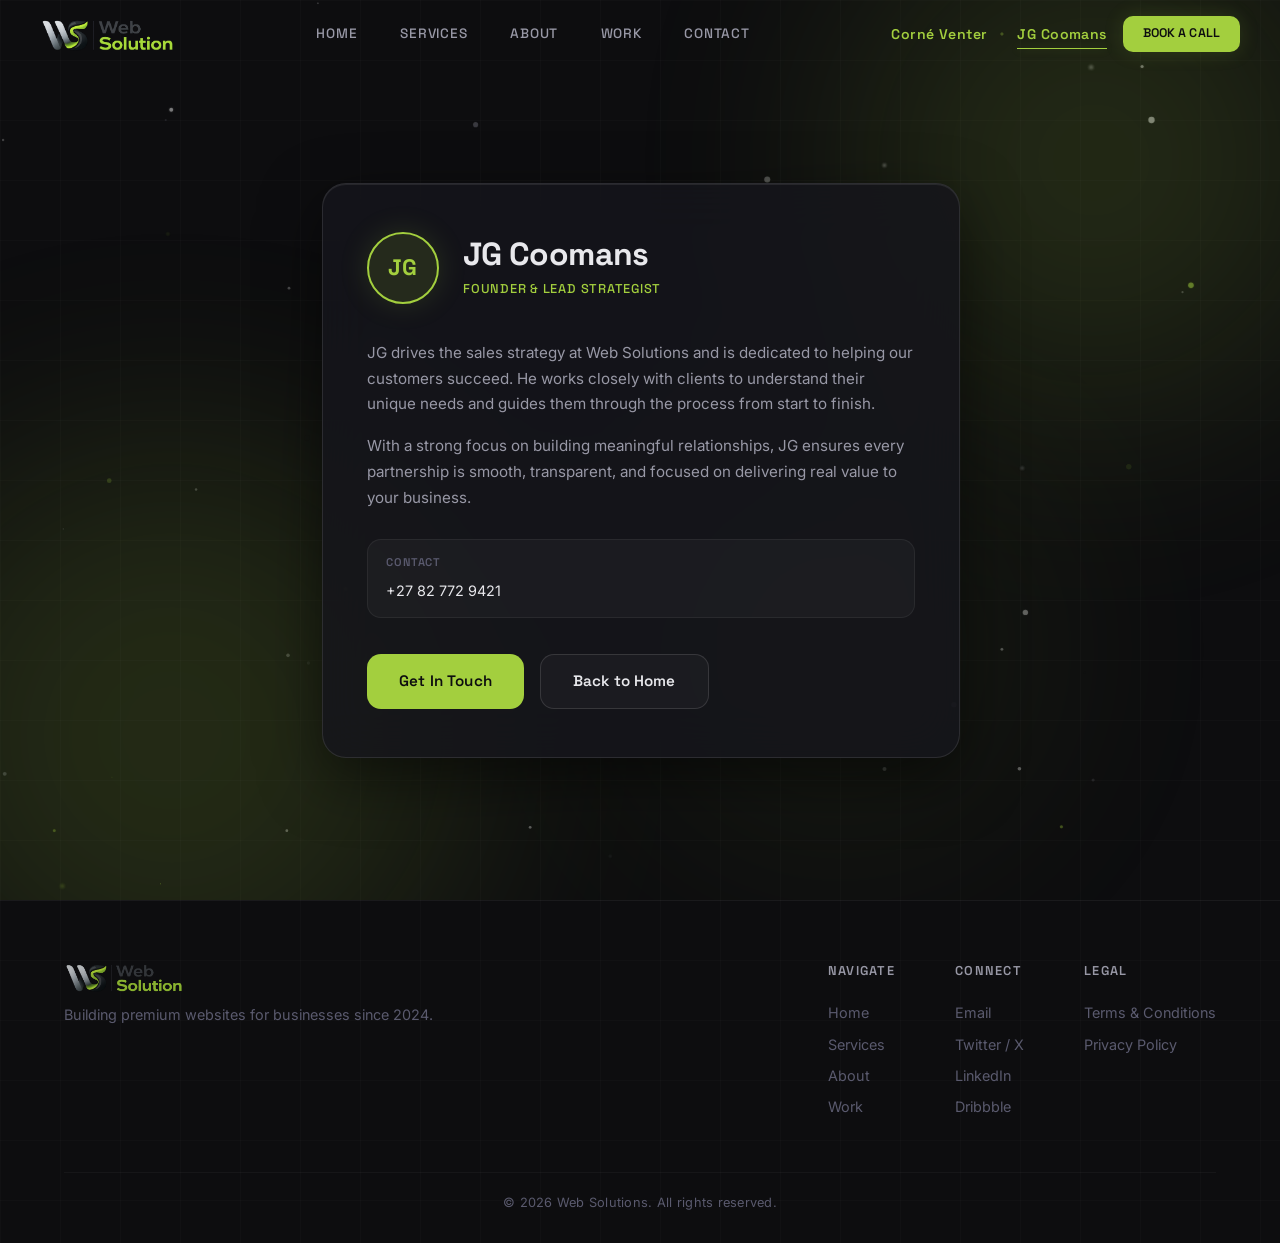
<file: jg.html>
<!DOCTYPE html>
<html lang="en">
<head>
    <meta charset="UTF-8">
    <meta name="viewport" content="width=device-width, initial-scale=1.0">
    <meta name="description" content="JG Coomans — Lead Strategist at Web Solutions. Digital strategist and creative technologist.">
    <title>JG Coomans — Lead Strategist | Web Solutions</title>
    <link rel="preconnect" href="https://fonts.googleapis.com">
    <link rel="preconnect" href="https://fonts.gstatic.com" crossorigin>
    <link href="https://fonts.googleapis.com/css2?family=Space+Grotesk:wght@400;500;600;700&family=Inter:wght@300;400;500;600&display=swap" rel="stylesheet">
    <link rel="stylesheet" href="style.css">
    <link rel="icon" type="image/png" href="favicon.png">
</head>
<body>

    <canvas id="bgNodesCanvas"></canvas>

    <div class="ambient-lights" aria-hidden="true">
        <div class="orb orb-yellow"></div>
        <div class="orb orb-blue"></div>
        <div class="orb orb-pink"></div>
    </div>

    <nav class="top-nav" id="topNav">
        <a href="index.html" class="nav-logo"><img src="logo 2.png" alt="Web Solution" class="nav-logo-img"></a>
        <div class="nav-links" id="navLinks">
        <a href="index.html" class="nav-link">Home</a>
        <a href="services.html" class="nav-link">Services</a>
        <a href="index.html#about" class="nav-link">About</a>
        <a href="index.html#work" class="nav-link">Work</a>
        <a href="contact.html" class="nav-link">Contact</a>
        </div>
        <div class="nav-founders" id="navFounders">
            <a href="corne.html" class="founder-link">Corné Venter</a>
            <span class="founder-sep">•</span>
            <a href="jg.html" class="founder-link nav-link-active">JG Coomans</a>
        </div>
        <a href="contact.html#bookCall" class="btn btn-primary nav-cta-btn">Book a Call</a>
        <button class="mobile-menu-toggle" id="mobileMenuToggle" aria-label="Toggle menu">
            <span class="bar"></span>
            <span class="bar"></span>
            <span class="bar"></span>
        </button>
        <div class="mobile-nav-overlay" id="mobileNavOverlay"></div>
    </nav>

    <section class="profile-page">
        <div class="profile-container">
            <div class="profile-panel float-panel reveal-item">
                <div class="profile-header">
                    <div class="profile-avatar profile-avatar-blue">
                        <span class="avatar-initials">JG</span>
                    </div>
                    <div class="profile-info">
                        <h1 class="profile-name">JG Coomans</h1>
                        <span class="profile-role">Founder & Lead Strategist</span>
                    </div>
                </div>
                <div class="profile-body">
                    <p>JG drives the sales strategy at Web Solutions and is dedicated to helping our customers succeed. He works closely with clients to understand their unique needs and guides them through the process from start to finish.</p>
                    <p>With a strong focus on building meaningful relationships, JG ensures every partnership is smooth, transparent, and focused on delivering real value to your business.</p>
                    <div class="profile-details">

                        <div class="profile-detail">
                            <span class="detail-label">Contact</span>
                            <span class="detail-value"><a href="tel:+27827729421" style="color: inherit; text-decoration: none;">+27 82 772 9421</a></span>
                        </div>
                    </div>
                </div>
                <div class="profile-actions">
                    <a href="contact.html" class="btn btn-primary">
                        <span>Get In Touch</span>
                        <span class="btn-glow"></span>
                    </a>
                    <a href="index.html" class="btn btn-ghost">Back to Home</a>
                </div>
            </div>
        </div>
    </section>

    <footer class="footer" id="footer">
        <div class="footer-content">
            <div class="footer-brand">
                <a href="index.html" class="footer-logo-link"><img src="logo 2.png" alt="Web Solution" class="footer-logo-img"></a>
                <p>Building premium websites for businesses since 2024.</p>
            </div>
            <div class="footer-links">
                <div class="footer-col">
                    <h4>Navigate</h4>
                    <a href="index.html">Home</a>
                    <a href="services.html">Services</a>
                    <a href="index.html#about">About</a>
                    <a href="index.html#work">Work</a>
                </div>
                <div class="footer-col">
                    <h4>Connect</h4>
                    <a href="mailto:websolutioncj@gmail.com">Email</a>
                    <a href="#">Twitter / X</a>
                    <a href="#">LinkedIn</a>
                    <a href="#">Dribbble</a>
                </div>
                <div class="footer-col">
                    <h4>Legal</h4>
                    <a href="terms.html">Terms & Conditions</a>
                    <a href="privacy.html">Privacy Policy</a>
                </div>
            </div>
        </div>
        <div class="footer-bottom">
            <p>&copy; 2026 Web Solutions. All rights reserved.</p>
        </div>
    </footer>

    <script src="script.js"></script>
</body>
</html>
</file>
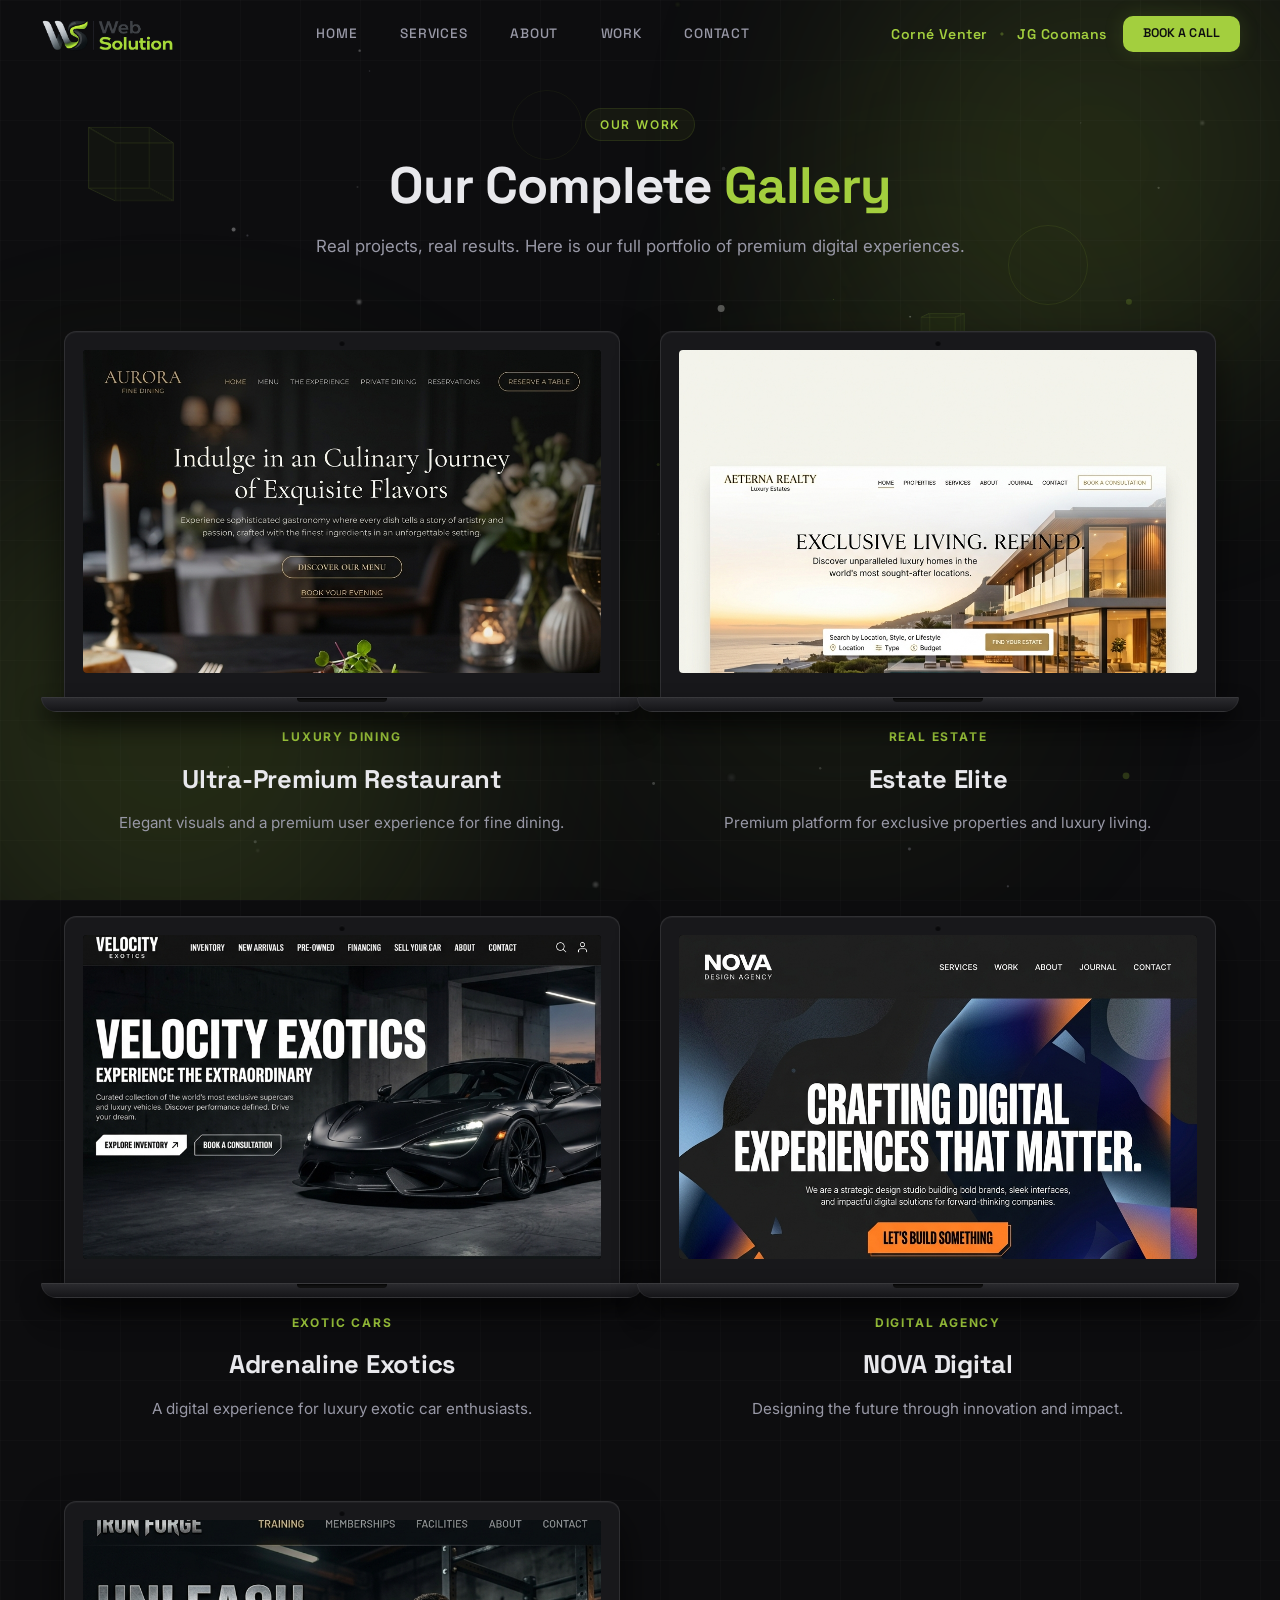
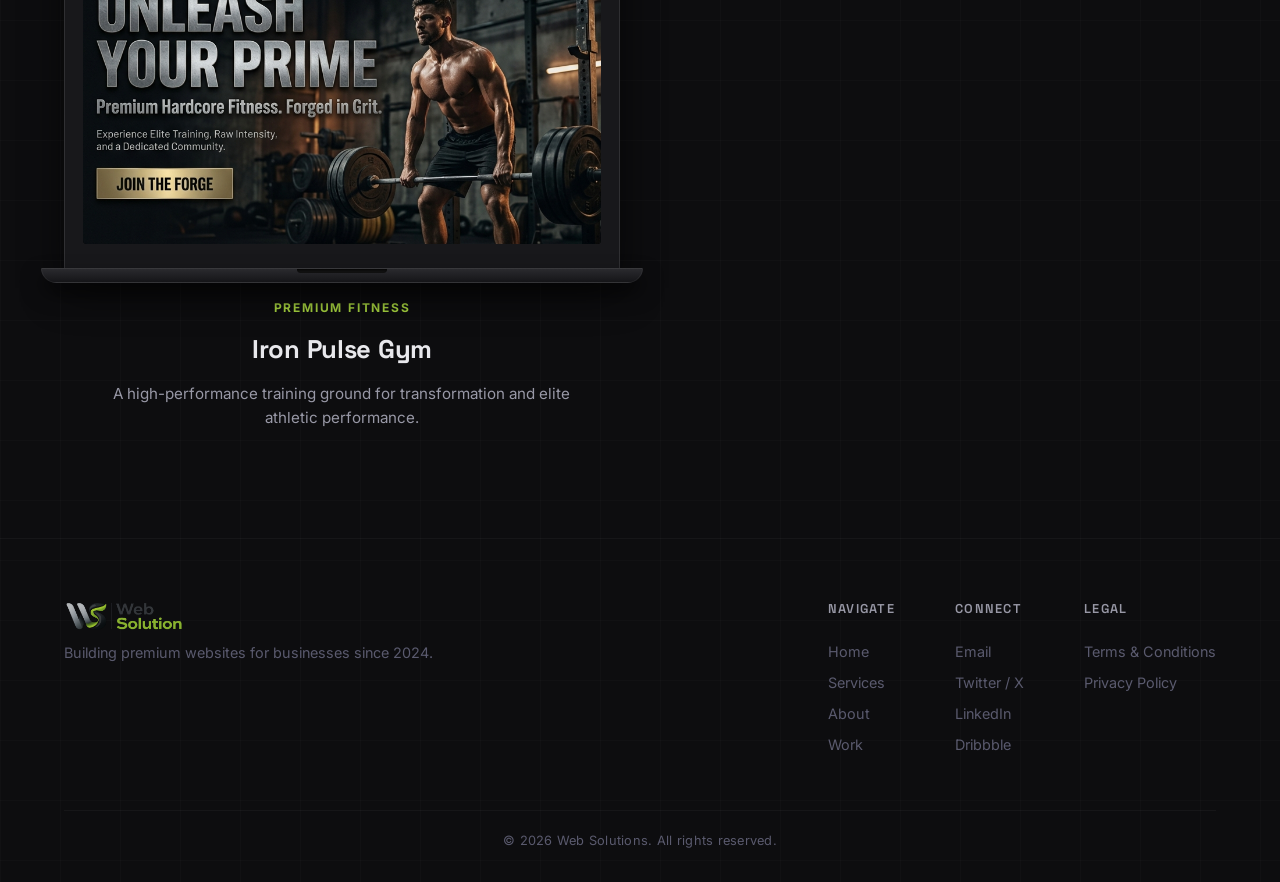
<file: portfolio.html>
<!DOCTYPE html>
<html lang="en">
<head>
    <meta charset="UTF-8">
    <meta name="viewport" content="width=device-width, initial-scale=1.0">
    <meta name="description" content="Web Solutions — we design and build premium, high-performing websites for businesses. Custom web design, e-commerce, landing pages, and more.">
    <title>Our Work | Web Solutions</title>
    <link rel="preconnect" href="https://fonts.googleapis.com">
    <link rel="preconnect" href="https://fonts.gstatic.com" crossorigin>
    <link href="https://fonts.googleapis.com/css2?family=Space+Grotesk:wght@400;500;600;700&family=Inter:wght@300;400;500;600&display=swap" rel="stylesheet">
    <link rel="stylesheet" href="style.css">
    <link rel="icon" type="image/png" href="favicon.png">
</head>
<body>

    <!-- Custom Cursor -->

    <!-- Tech Nodes Background -->
    <canvas id="bgNodesCanvas"></canvas>

    <!-- Floating Abstract 3D Shapes (background decoration) -->
    <div class="bg-shapes" aria-hidden="true">
        <div class="shape shape-cube shape-1">
            <div class="cube-face front"></div>
            <div class="cube-face back"></div>
            <div class="cube-face left"></div>
            <div class="cube-face right"></div>
            <div class="cube-face top"></div>
            <div class="cube-face bottom"></div>
        </div>
        <div class="shape shape-ring shape-2"></div>
        <div class="shape shape-cube shape-3">
            <div class="cube-face front"></div>
            <div class="cube-face back"></div>
            <div class="cube-face left"></div>
            <div class="cube-face right"></div>
            <div class="cube-face top"></div>
            <div class="cube-face bottom"></div>
        </div>
        <div class="shape shape-ring shape-4"></div>
        <div class="shape shape-pyramid shape-5">
            <div class="pyramid-face pf-1"></div>
            <div class="pyramid-face pf-2"></div>
            <div class="pyramid-face pf-3"></div>
            <div class="pyramid-face pf-4"></div>
        </div>
        <div class="shape shape-ring shape-6"></div>
        <div class="shape shape-cube shape-7">
            <div class="cube-face front"></div>
            <div class="cube-face back"></div>
            <div class="cube-face left"></div>
            <div class="cube-face right"></div>
            <div class="cube-face top"></div>
            <div class="cube-face bottom"></div>
        </div>
        <div class="shape shape-ring shape-8"></div>
    </div>

    <!-- Ambient Lighting Orbs -->
    <div class="ambient-lights" aria-hidden="true">
        <div class="orb orb-yellow"></div>
        <div class="orb orb-blue"></div>
        <div class="orb orb-pink"></div>
        <div class="orb orb-blue orb-2"></div>
    </div>


    <!-- ============ NAVIGATION ============ -->
    <nav class="top-nav" id="topNav">
        <a href="index.html" class="nav-logo"><img src="logo 2.png" alt="Web Solution" class="nav-logo-img"></a>
        <div class="nav-links" id="navLinks">
        <a href="index.html#hero" class="nav-link">Home</a>
        <a href="services.html" class="nav-link">Services</a>
        <a href="index.html#about" class="nav-link">About</a>
        <a href="#work" class="nav-link">Work</a>
        <a href="contact.html" class="nav-link">Contact</a>
        </div>
        <div class="nav-founders" id="navFounders">
            <a href="corne.html" class="founder-link">Corné Venter</a>
            <span class="founder-sep">•</span>
            <a href="jg.html" class="founder-link">JG Coomans</a>
        </div>
        <a href="contact.html#bookCall" class="btn btn-primary nav-cta-btn">Book a Call</a>
        <button class="mobile-menu-toggle" id="mobileMenuToggle" aria-label="Toggle menu">
            <span class="bar"></span>
            <span class="bar"></span>
            <span class="bar"></span>
        </button>
        <div class="mobile-nav-overlay" id="mobileNavOverlay"></div>
    </nav>

    <!-- ============ PORTFOLIO SECTION ============ -->
    <section class="section portfolio" id="work">
        <div class="section-header reveal-item">
            <span class="section-tag">Our Work</span>
            <h2 class="section-title">Our Complete <span class="text-accent-blue">Gallery</span></h2>
            <p class="section-sub">Real projects, real results. Here is our full portfolio of premium digital experiences.</p>
        </div>
        <div class="portfolio-grid">
            <a href="https://corne7870.github.io/Restaurant/" class="portfolio-project-card portfolio-card-link reveal-item" data-tilt>
                <div class="laptop-mockup float-card">
                    <div class="laptop-camera"></div>
                    <div class="laptop-screen">
                        <div class="portfolio-img" style="background-image: url('portfolio_restaurant_v2.png');"></div>
                    </div>
                    <div class="laptop-base"><div class="laptop-indent"></div></div>
                    <div class="card-glow"></div>
                </div>
                <div class="portfolio-info">
                    <span class="portfolio-cat">Luxury Dining</span>
                    <h3>Ultra-Premium Restaurant</h3>
                    <p>Elegant visuals and a premium user experience for fine dining.</p>
                </div>
            </a>

            <a href="https://corne7870.github.io/Real-Estate/" class="portfolio-project-card portfolio-card-link reveal-item" data-tilt>
                <div class="laptop-mockup float-card">
                    <div class="laptop-camera"></div>
                    <div class="laptop-screen">
                        <div class="portfolio-img" style="background-image: url('portfolio_realestate_v2.png');"></div>
                    </div>
                    <div class="laptop-base"><div class="laptop-indent"></div></div>
                    <div class="card-glow"></div>
                </div>
                <div class="portfolio-info">
                    <span class="portfolio-cat">Real Estate</span>
                    <h3>Estate Elite</h3>
                    <p>Premium platform for exclusive properties and luxury living.</p>
                </div>
            </a>

            <a href="https://corne7870.github.io/Car-Dealership/" class="portfolio-project-card portfolio-card-link reveal-item" data-tilt>
                <div class="laptop-mockup float-card">
                    <div class="laptop-camera"></div>
                    <div class="laptop-screen">
                        <div class="portfolio-img" style="background-image: url('portfolio_car_v2.png'); background-position: center center; background-size: 115%;"></div>
                    </div>
                    <div class="laptop-base"><div class="laptop-indent"></div></div>
                    <div class="card-glow"></div>
                </div>
                <div class="portfolio-info">
                    <span class="portfolio-cat">Exotic Cars</span>
                    <h3>Adrenaline Exotics</h3>
                    <p>A digital experience for luxury exotic car enthusiasts.</p>
                </div>
            </a>

            <a href="https://corne7870.github.io/Digital-agency/" class="portfolio-project-card portfolio-card-link reveal-item" data-tilt>
                <div class="laptop-mockup float-card">
                    <div class="laptop-camera"></div>
                    <div class="laptop-screen">
                        <div class="portfolio-img" style="background-image: url('portfolio_agency_v2.png');"></div>
                    </div>
                    <div class="laptop-base"><div class="laptop-indent"></div></div>
                    <div class="card-glow"></div>
                </div>
                <div class="portfolio-info">
                    <span class="portfolio-cat">Digital Agency</span>
                    <h3>NOVA Digital</h3>
                    <p>Designing the future through innovation and impact.</p>
                </div>
            </a>

            <a href="https://corne7870.github.io/gym2/" class="portfolio-project-card portfolio-card-link reveal-item" data-tilt>
                <div class="laptop-mockup float-card">
                    <div class="laptop-camera"></div>
                    <div class="laptop-screen">
                        <div class="portfolio-img" style="background-image: url('portfolio_gym_v2.png'); background-position: center center; background-size: 115%;"></div>
                    </div>
                    <div class="laptop-base"><div class="laptop-indent"></div></div>
                    <div class="card-glow"></div>
                </div>
                <div class="portfolio-info">
                    <span class="portfolio-cat">Premium Fitness</span>
                    <h3>Iron Pulse Gym</h3>
                    <p>A high-performance training ground for transformation and elite athletic performance.</p>
                </div>
            </a>
        </div>
        
        </section>


    <!-- ============ FOOTER ============ -->
    <footer class="footer" id="footer">
        <div class="footer-content">
            <div class="footer-brand">
                <a href="index.html" class="footer-logo-link"><img src="logo 2.png" alt="Web Solution" class="footer-logo-img"></a>
                <p>Building premium websites for businesses since 2024.</p>
            </div>
            <div class="footer-links">
                <div class="footer-col">
                    <h4>Navigate</h4>
                    <a href="#hero">Home</a>
                    <a href="services.html">Services</a>
                    <a href="#about">About</a>
                    <a href="index.html#work">Work</a>
                </div>
                <div class="footer-col">
                    <h4>Connect</h4>
                    <a href="mailto:websolutioncj@gmail.com">Email</a>
                    <a href="#">Twitter / X</a>
                    <a href="#">LinkedIn</a>
                    <a href="#">Dribbble</a>
                </div>
                <div class="footer-col">
                    <h4>Legal</h4>
                    <a href="terms.html">Terms & Conditions</a>
                    <a href="privacy.html">Privacy Policy</a>
                </div>
            </div>
        </div>
        <div class="footer-bottom">
            <p>&copy; 2026 Web Solutions. All rights reserved.</p>
        </div>
    </footer>

    <script src="script.js"></script>
</body>
</html>
</file>
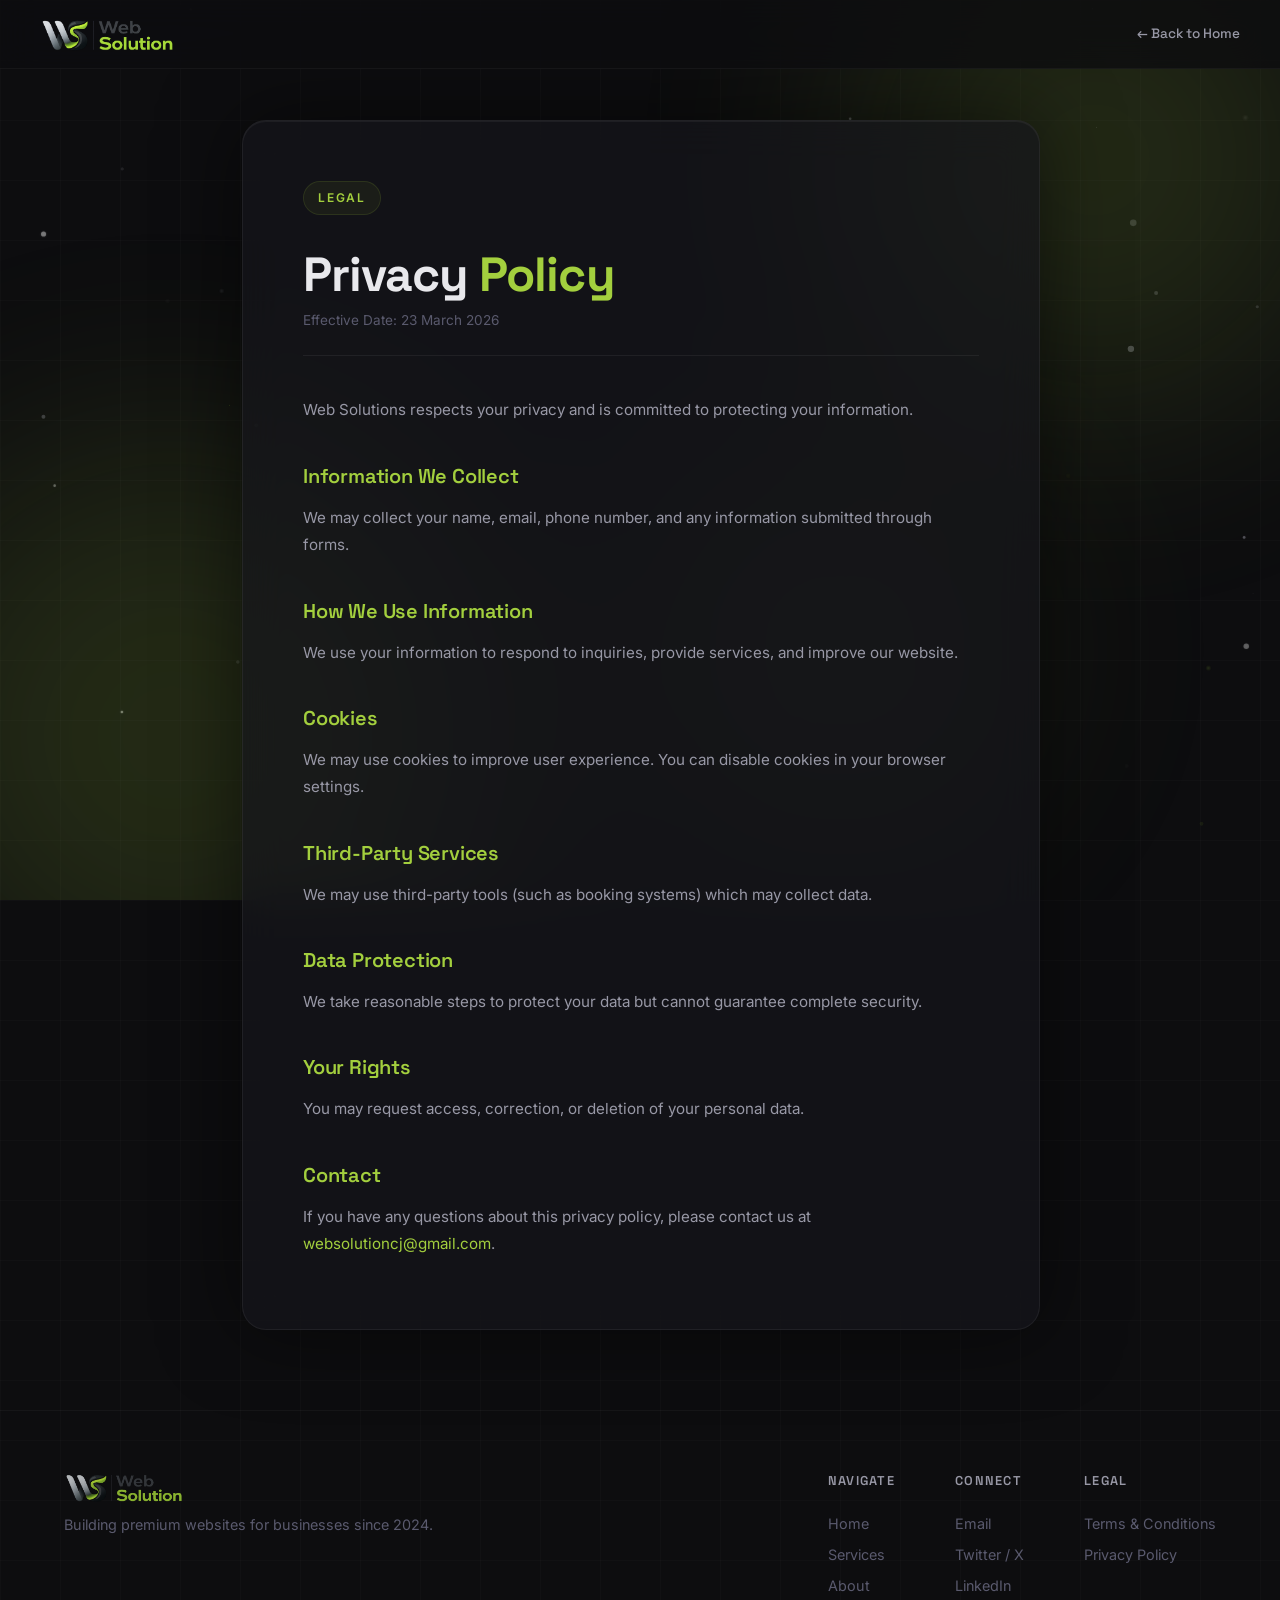
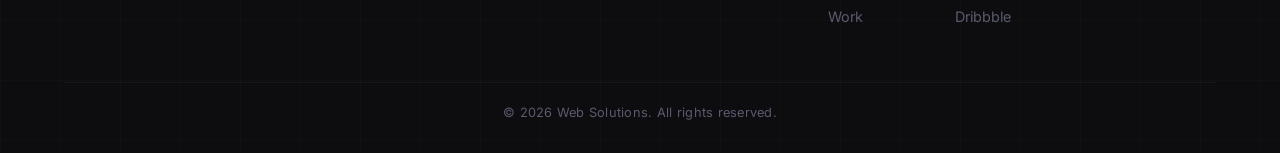
<file: privacy.html>
<!DOCTYPE html>
<html lang="en">
<head>
    <meta charset="UTF-8">
    <meta name="viewport" content="width=device-width, initial-scale=1.0">
    <meta name="description" content="Privacy Policy — Web Solutions. Learn how we collect, use, and protect your personal information.">
    <title>Privacy Policy — Web Solutions</title>
    <link rel="preconnect" href="https://fonts.googleapis.com">
    <link rel="preconnect" href="https://fonts.gstatic.com" crossorigin>
    <link href="https://fonts.googleapis.com/css2?family=Space+Grotesk:wght@400;500;600;700&family=Inter:wght@300;400;500;600&display=swap" rel="stylesheet">
    <link rel="stylesheet" href="style.css">
    <link rel="icon" type="image/png" href="favicon.png">
</head>
<body>

    <canvas id="bgNodesCanvas"></canvas>

    <div class="ambient-lights" aria-hidden="true">
        <div class="orb orb-yellow"></div>
        <div class="orb orb-blue"></div>
        <div class="orb orb-pink"></div>
    </div>

    <!-- Simple Header -->
    <div class="legal-header">
        <a href="index.html" class="nav-logo"><img src="logo 2.png" alt="Web Solution" class="nav-logo-img"></a>
        <a href="index.html" class="legal-back-link">← Back to Home</a>
    </div>

    <!-- Legal Content -->
    <section class="legal-page">
        <div class="legal-container">
            <div class="legal-panel float-panel reveal-item">
                <span class="section-tag">Legal</span>
                <h1 class="legal-title">Privacy <span class="text-accent">Policy</span></h1>
                <p class="legal-effective">Effective Date: 23 March 2026</p>

                <div class="legal-body">
                    <p>Web Solutions respects your privacy and is committed to protecting your information.</p>

                    <h2>Information We Collect</h2>
                    <p>We may collect your name, email, phone number, and any information submitted through forms.</p>

                    <h2>How We Use Information</h2>
                    <p>We use your information to respond to inquiries, provide services, and improve our website.</p>

                    <h2>Cookies</h2>
                    <p>We may use cookies to improve user experience. You can disable cookies in your browser settings.</p>

                    <h2>Third-Party Services</h2>
                    <p>We may use third-party tools (such as booking systems) which may collect data.</p>

                    <h2>Data Protection</h2>
                    <p>We take reasonable steps to protect your data but cannot guarantee complete security.</p>

                    <h2>Your Rights</h2>
                    <p>You may request access, correction, or deletion of your personal data.</p>

                    <h2>Contact</h2>
                    <p>If you have any questions about this privacy policy, please contact us at <a href="mailto:websolutioncj@gmail.com" class="legal-link">websolutioncj@gmail.com</a>.</p>
                </div>
            </div>
        </div>
    </section>

    <!-- Footer -->
    <footer class="footer" id="footer">
        <div class="footer-content">
            <div class="footer-brand">
                <a href="index.html" class="footer-logo-link"><img src="logo 2.png" alt="Web Solution" class="footer-logo-img"></a>
                <p>Building premium websites for businesses since 2024.</p>
            </div>
            <div class="footer-links">
                <div class="footer-col">
                    <h4>Navigate</h4>
                    <a href="index.html">Home</a>
                    <a href="services.html">Services</a>
                    <a href="index.html#about">About</a>
                    <a href="index.html#work">Work</a>
                </div>
                <div class="footer-col">
                    <h4>Connect</h4>
                    <a href="mailto:websolutioncj@gmail.com">Email</a>
                    <a href="#">Twitter / X</a>
                    <a href="#">LinkedIn</a>
                    <a href="#">Dribbble</a>
                </div>
                <div class="footer-col">
                    <h4>Legal</h4>
                    <a href="terms.html">Terms & Conditions</a>
                    <a href="privacy.html">Privacy Policy</a>
                </div>
            </div>
        </div>
        <div class="footer-bottom">
            <p>&copy; 2026 Web Solutions. All rights reserved.</p>
        </div>
    </footer>

    <script src="script.js"></script>
</body>
</html>
</file>
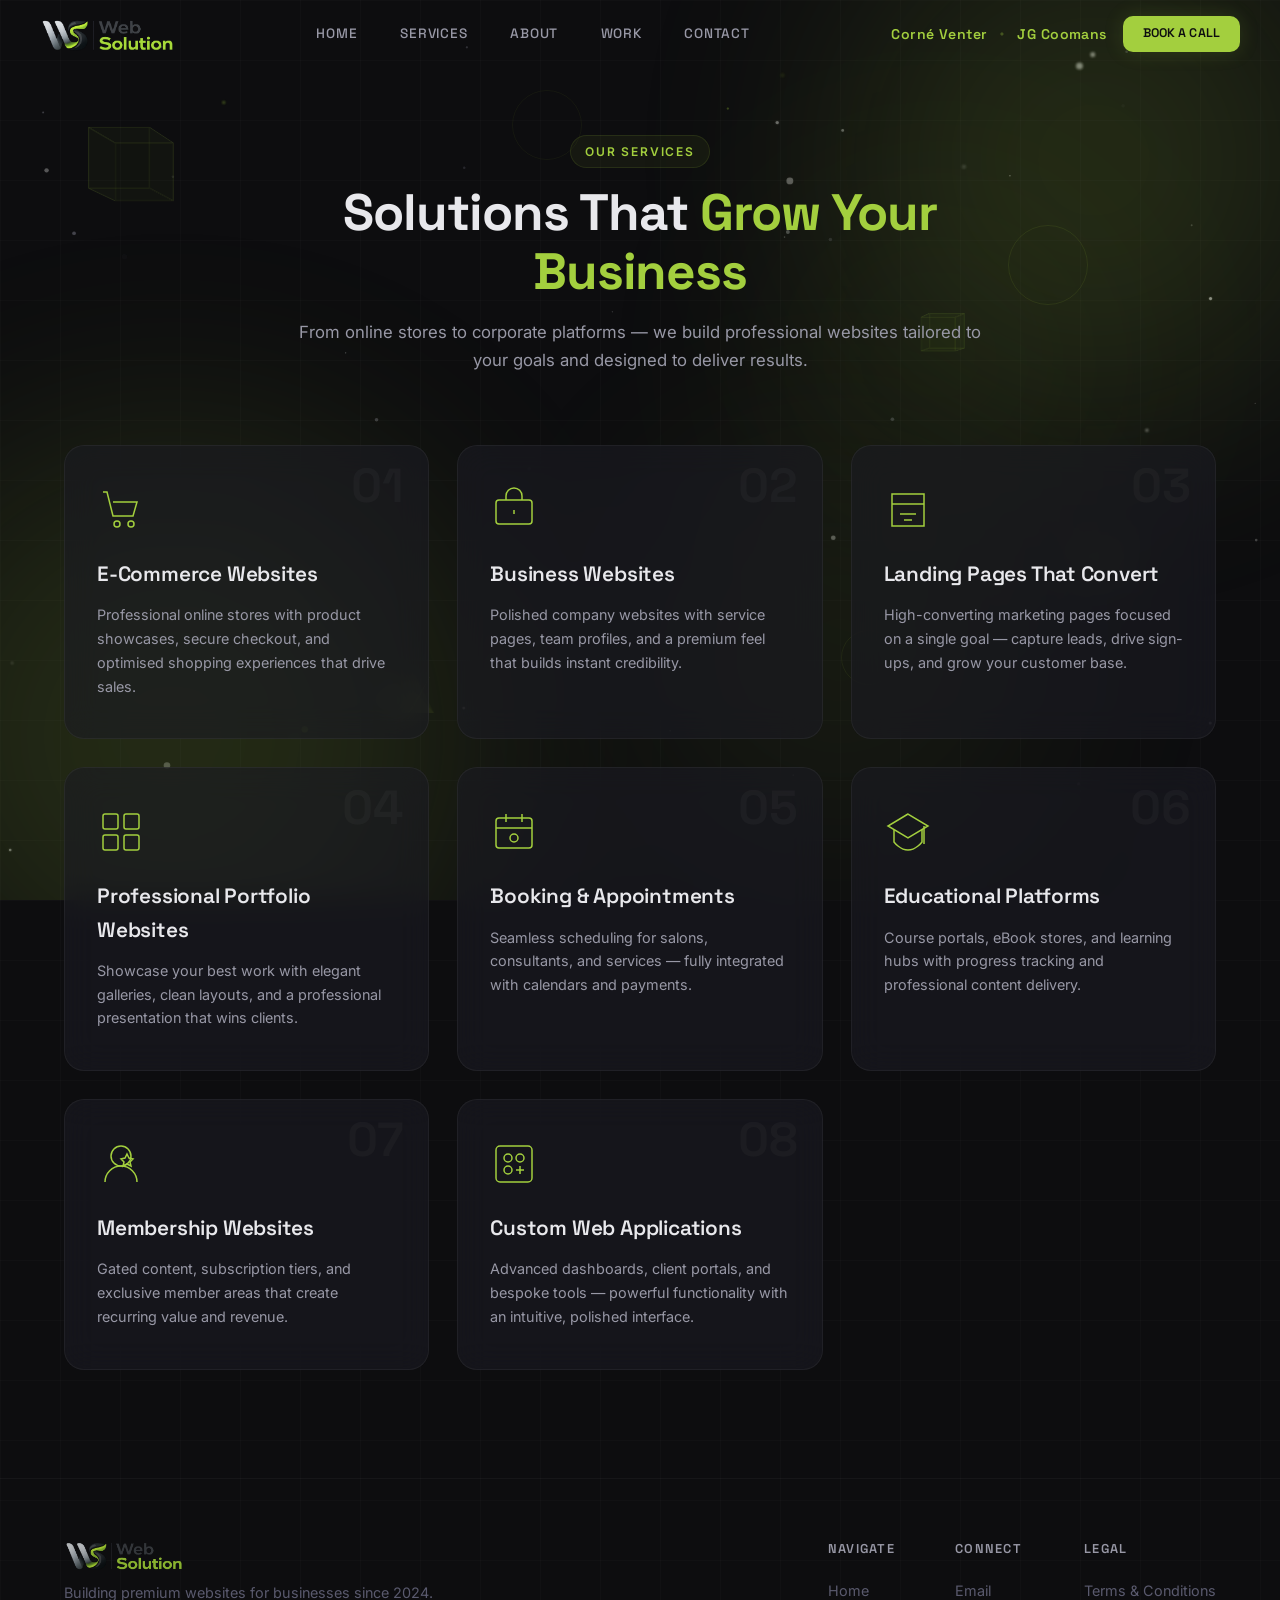
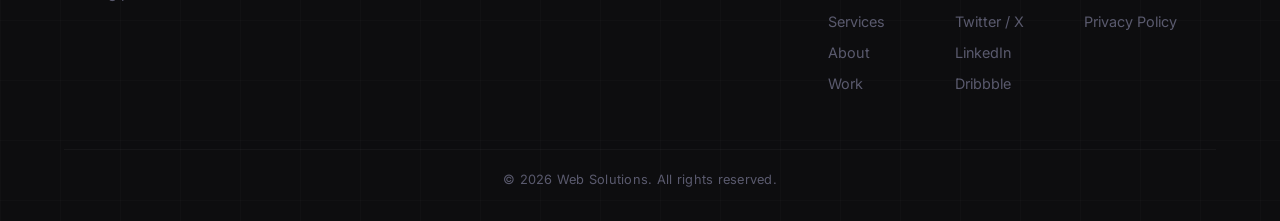
<file: services.html>
<!DOCTYPE html>
<html lang="en">
<head>
    <meta charset="UTF-8">
    <meta name="viewport" content="width=device-width, initial-scale=1.0">
    <meta name="description" content="Web Solutions — we design and build premium, high-performing websites for businesses. Custom web design, e-commerce, landing pages, and more.">
    <title>Our Services — Web Solutions</title>
    <link rel="preconnect" href="https://fonts.googleapis.com">
    <link rel="preconnect" href="https://fonts.gstatic.com" crossorigin>
    <link href="https://fonts.googleapis.com/css2?family=Space+Grotesk:wght@400;500;600;700&family=Inter:wght@300;400;500;600&display=swap" rel="stylesheet">
    <link rel="stylesheet" href="style.css">
    <link rel="icon" type="image/png" href="favicon.png">
</head>
<body>

    <!-- Tech Nodes Background -->
    <canvas id="bgNodesCanvas"></canvas>

    <!-- Floating Abstract 3D Shapes (background decoration) -->
    <div class="bg-shapes" aria-hidden="true">
        <div class="shape shape-cube shape-1">
            <div class="cube-face front"></div>
            <div class="cube-face back"></div>
            <div class="cube-face left"></div>
            <div class="cube-face right"></div>
            <div class="cube-face top"></div>
            <div class="cube-face bottom"></div>
        </div>
        <div class="shape shape-ring shape-2"></div>
        <div class="shape shape-cube shape-3">
            <div class="cube-face front"></div>
            <div class="cube-face back"></div>
            <div class="cube-face left"></div>
            <div class="cube-face right"></div>
            <div class="cube-face top"></div>
            <div class="cube-face bottom"></div>
        </div>
        <div class="shape shape-ring shape-4"></div>
        <div class="shape shape-pyramid shape-5">
            <div class="pyramid-face pf-1"></div>
            <div class="pyramid-face pf-2"></div>
            <div class="pyramid-face pf-3"></div>
            <div class="pyramid-face pf-4"></div>
        </div>
        <div class="shape shape-ring shape-6"></div>
        <div class="shape shape-cube shape-7">
            <div class="cube-face front"></div>
            <div class="cube-face back"></div>
            <div class="cube-face left"></div>
            <div class="cube-face right"></div>
            <div class="cube-face top"></div>
            <div class="cube-face bottom"></div>
        </div>
        <div class="shape shape-ring shape-8"></div>
    </div>

    <!-- Ambient Lighting Orbs -->
    <div class="ambient-lights" aria-hidden="true">
        <div class="orb orb-yellow"></div>
        <div class="orb orb-blue"></div>
        <div class="orb orb-pink"></div>
        <div class="orb orb-blue orb-2"></div>
    </div>


    <!-- ============ NAVIGATION ============ -->
    <nav class="top-nav" id="topNav">
        <a href="index.html" class="nav-logo"><img src="logo 2.png" alt="Web Solution" class="nav-logo-img"></a>
        <div class="nav-links" id="navLinks">
        <a href="index.html#hero" class="nav-link">Home</a>
        <a href="services.html" class="nav-link">Services</a>
        <a href="index.html#about" class="nav-link">About</a>
        <a href="index.html#work" class="nav-link">Work</a>
        <a href="contact.html" class="nav-link">Contact</a>
        </div>
        <div class="nav-founders" id="navFounders">
            <a href="corne.html" class="founder-link">Corné Venter</a>
            <span class="founder-sep">•</span>
            <a href="jg.html" class="founder-link">JG Coomans</a>
        </div>
        <a href="contact.html#bookCall" class="btn btn-primary nav-cta-btn">Book a Call</a>
        <button class="mobile-menu-toggle" id="mobileMenuToggle" aria-label="Toggle menu">
            <span class="bar"></span>
            <span class="bar"></span>
            <span class="bar"></span>
        </button>
        <div class="mobile-nav-overlay" id="mobileNavOverlay"></div>
    </nav>

    <!-- ============ SERVICES SECTION ============ -->
    <section class="section services" id="services" style="padding-top: clamp(120px, 15vh, 180px);">
        <div class="section-header reveal-item">
            <span class="section-tag">Our Services</span>
            <h2 class="section-title">Solutions That <span class="text-accent">Grow Your Business</span></h2>
            <p class="section-sub">From online stores to corporate platforms — we build professional websites tailored to your goals and designed to deliver results.</p>
        </div>
        <div class="services-grid">
            <!-- 01 E-Commerce -->
            <div class="float-card service-card reveal-item" data-tilt data-color="green">
                <div class="card-number">01</div>
                <div class="card-icon">
                    <svg viewBox="0 0 48 48" fill="none" stroke="currentColor" stroke-width="1.5"><path d="M6 6h4l6 24h20l4-14H16"/><circle cx="20" cy="38" r="3"/><circle cx="34" cy="38" r="3"/></svg>
                </div>
                <h3>E-Commerce Websites</h3>
                <p>Professional online stores with product showcases, secure checkout, and optimised shopping experiences that drive sales.</p>
                <div class="card-glow"></div>
            </div>
            <!-- 02 Business -->
            <div class="float-card service-card reveal-item" data-tilt data-color="blue">
                <div class="card-number">02</div>
                <div class="card-icon">
                    <svg viewBox="0 0 48 48" fill="none" stroke="currentColor" stroke-width="1.5"><rect x="6" y="14" width="36" height="24" rx="3"/><path d="M16 14V10a8 8 0 0 1 16 0v4"/><line x1="24" y1="24" x2="24" y2="28"/></svg>
                </div>
                <h3>Business Websites</h3>
                <p>Polished company websites with service pages, team profiles, and a premium feel that builds instant credibility.</p>
                <div class="card-glow"></div>
            </div>
            <!-- 03 Landing Pages -->
            <div class="float-card service-card reveal-item" data-tilt data-color="pink">
                <div class="card-number">03</div>
                <div class="card-icon">
                    <svg viewBox="0 0 48 48" fill="none" stroke="currentColor" stroke-width="1.5"><path d="M8 8h32v32H8z" rx="4"/><path d="M8 18h32"/><path d="M16 28h16"/><path d="M20 34h8"/></svg>
                </div>
                <h3>Landing Pages That Convert</h3>
                <p>High-converting marketing pages focused on a single goal — capture leads, drive sign-ups, and grow your customer base.</p>
                <div class="card-glow"></div>
            </div>
            <!-- 04 Portfolio -->
            <div class="float-card service-card reveal-item" data-tilt data-color="green">
                <div class="card-number">04</div>
                <div class="card-icon">
                    <svg viewBox="0 0 48 48" fill="none" stroke="currentColor" stroke-width="1.5"><rect x="6" y="6" width="15" height="15" rx="2"/><rect x="27" y="6" width="15" height="15" rx="2"/><rect x="6" y="27" width="15" height="15" rx="2"/><rect x="27" y="27" width="15" height="15" rx="2"/></svg>
                </div>
                <h3>Professional Portfolio Websites</h3>
                <p>Showcase your best work with elegant galleries, clean layouts, and a professional presentation that wins clients.</p>
                <div class="card-glow"></div>
            </div>
            <!-- 05 Booking -->
            <div class="float-card service-card reveal-item" data-tilt data-color="blue">
                <div class="card-number">05</div>
                <div class="card-icon">
                    <svg viewBox="0 0 48 48" fill="none" stroke="currentColor" stroke-width="1.5"><rect x="6" y="10" width="36" height="30" rx="3"/><line x1="6" y1="20" x2="42" y2="20"/><line x1="16" y1="6" x2="16" y2="14"/><line x1="32" y1="6" x2="32" y2="14"/><circle cx="24" cy="30" r="4"/></svg>
                </div>
                <h3>Booking & Appointments</h3>
                <p>Seamless scheduling for salons, consultants, and services — fully integrated with calendars and payments.</p>
                <div class="card-glow"></div>
            </div>
            <!-- 06 Educational -->
            <div class="float-card service-card reveal-item" data-tilt data-color="pink">
                <div class="card-number">06</div>
                <div class="card-icon">
                    <svg viewBox="0 0 48 48" fill="none" stroke="currentColor" stroke-width="1.5"><path d="M24 6L4 18l20 12 20-12L24 6z"/><path d="M10 22v12c0 0 6 8 14 8s14-8 14-8V22"/><line x1="40" y1="18" x2="40" y2="36"/></svg>
                </div>
                <h3>Educational Platforms</h3>
                <p>Course portals, eBook stores, and learning hubs with progress tracking and professional content delivery.</p>
                <div class="card-glow"></div>
            </div>
            <!-- 07 Membership -->
            <div class="float-card service-card reveal-item" data-tilt data-color="green">
                <div class="card-number">07</div>
                <div class="card-icon">
                    <svg viewBox="0 0 48 48" fill="none" stroke="currentColor" stroke-width="1.5"><circle cx="24" cy="16" r="10"/><path d="M8 42c0-8.8 7.2-16 16-16s16 7.2 16 16"/><path d="M30 14l2 4 4 1-3 3 1 4-4-2-4 2 1-4-3-3 4-1z"/></svg>
                </div>
                <h3>Membership Websites</h3>
                <p>Gated content, subscription tiers, and exclusive member areas that create recurring value and revenue.</p>
                <div class="card-glow"></div>
            </div>
            <!-- 08 Custom Apps -->
            <div class="float-card service-card reveal-item" data-tilt data-color="blue">
                <div class="card-number">08</div>
                <div class="card-icon">
                    <svg viewBox="0 0 48 48" fill="none" stroke="currentColor" stroke-width="1.5"><rect x="6" y="6" width="36" height="36" rx="4"/><circle cx="18" cy="18" r="4"/><circle cx="30" cy="18" r="4"/><circle cx="18" cy="30" r="4"/><path d="M30 26v8"/><path d="M26 30h8"/></svg>
                </div>
                <h3>Custom Web Applications</h3>
                <p>Advanced dashboards, client portals, and bespoke tools — powerful functionality with an intuitive, polished interface.</p>
                <div class="card-glow"></div>
            </div>
        </div>
    </section>

    <!-- ============ FOOTER ============ -->
    <footer class="footer" id="footer">
        <div class="footer-content">
            <div class="footer-brand">
                <a href="index.html" class="footer-logo-link"><img src="logo 2.png" alt="Web Solution" class="footer-logo-img"></a>
                <p>Building premium websites for businesses since 2024.</p>
            </div>
            <div class="footer-links">
                <div class="footer-col">
                    <h4>Navigate</h4>
                    <a href="index.html#hero">Home</a>
                    <a href="services.html">Services</a>
                    <a href="index.html#about">About</a>
                    <a href="index.html#work">Work</a>
                </div>
                <div class="footer-col">
                    <h4>Connect</h4>
                    <a href="mailto:websolutioncj@gmail.com">Email</a>
                    <a href="#">Twitter / X</a>
                    <a href="#">LinkedIn</a>
                    <a href="#">Dribbble</a>
                </div>
                <div class="footer-col">
                    <h4>Legal</h4>
                    <a href="terms.html">Terms & Conditions</a>
                    <a href="privacy.html">Privacy Policy</a>
                </div>
            </div>
        </div>
        <div class="footer-bottom">
            <p>&copy; 2026 Web Solutions. All rights reserved.</p>
        </div>
    </footer>

    <script src="script.js"></script>
</body>
</html>
</file>
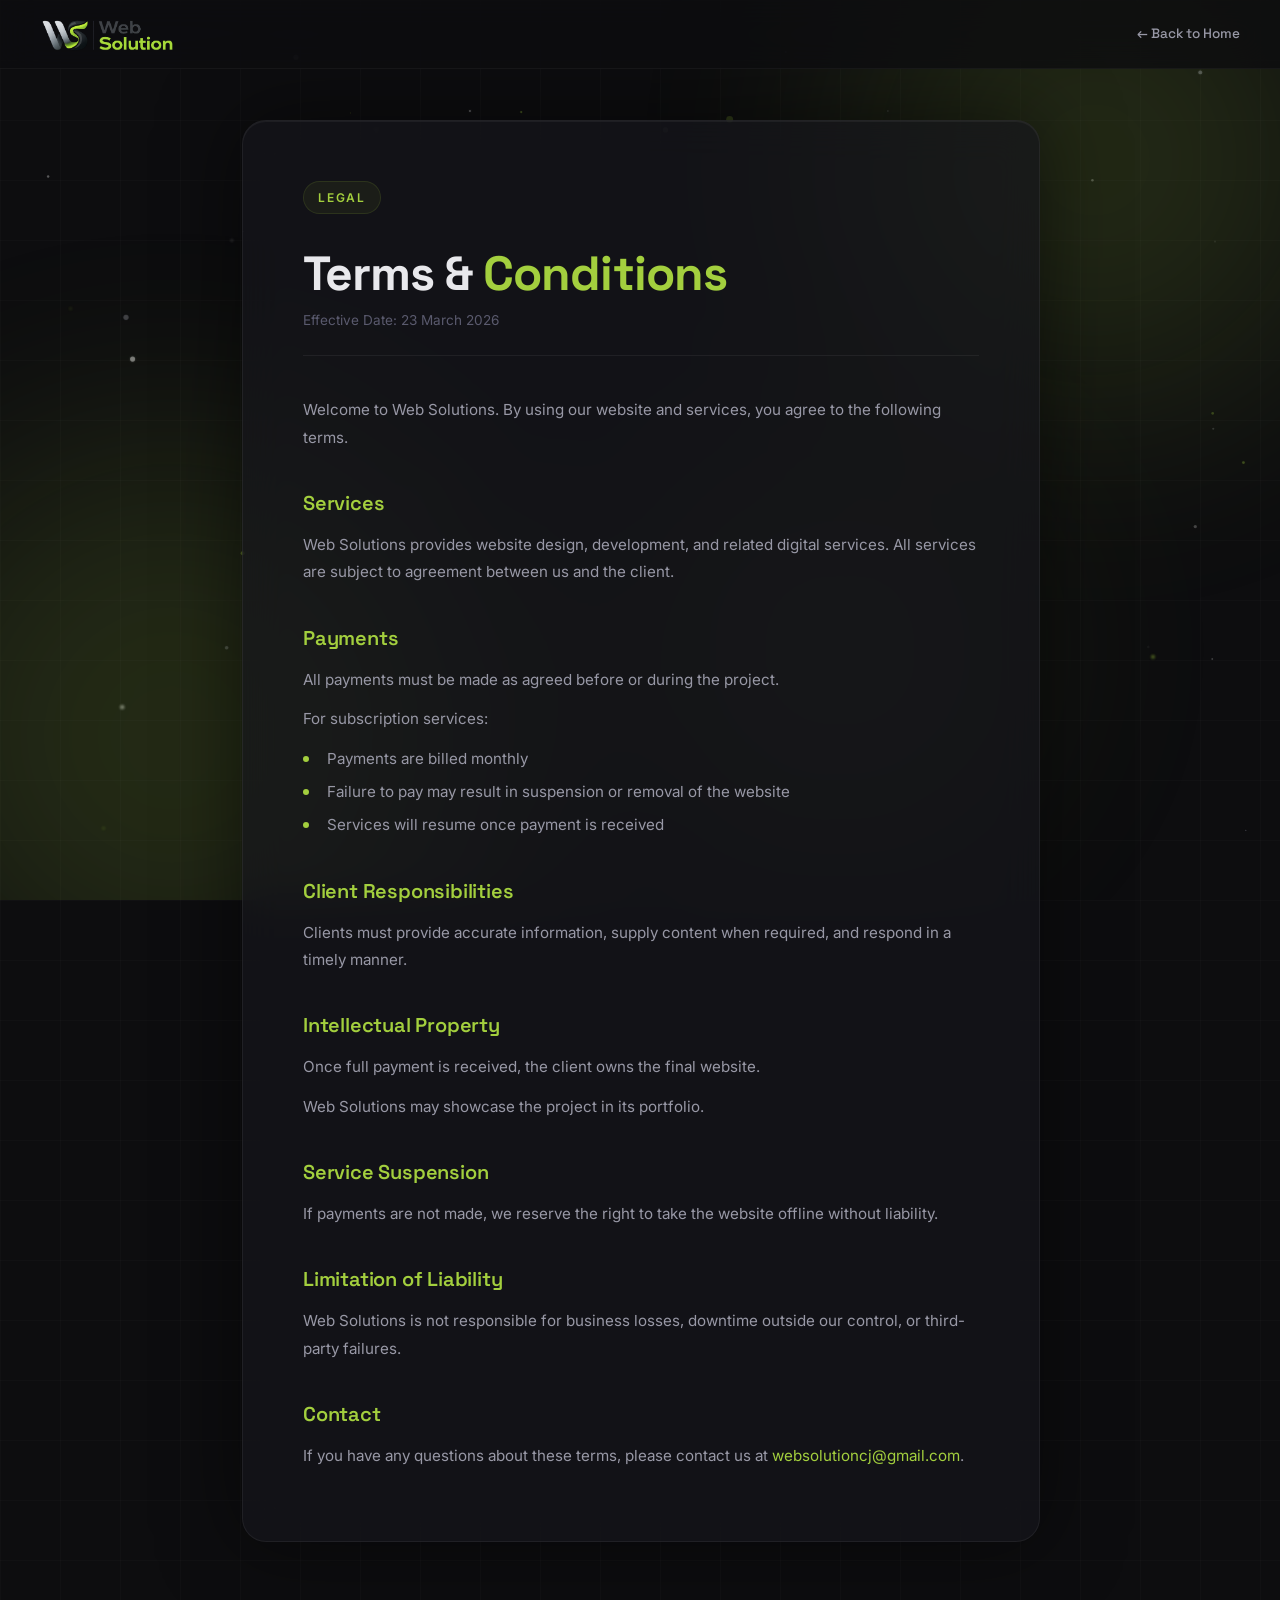
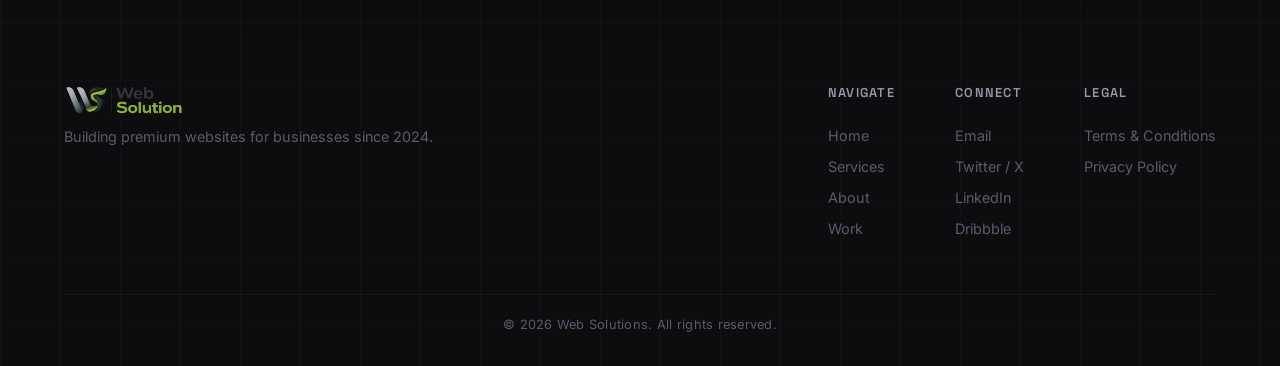
<file: terms.html>
<!DOCTYPE html>
<html lang="en">
<head>
    <meta charset="UTF-8">
    <meta name="viewport" content="width=device-width, initial-scale=1.0">
    <meta name="description" content="Terms & Conditions — Web Solutions. Read our terms of service for website design and development.">
    <title>Terms & Conditions — Web Solutions</title>
    <link rel="preconnect" href="https://fonts.googleapis.com">
    <link rel="preconnect" href="https://fonts.gstatic.com" crossorigin>
    <link href="https://fonts.googleapis.com/css2?family=Space+Grotesk:wght@400;500;600;700&family=Inter:wght@300;400;500;600&display=swap" rel="stylesheet">
    <link rel="stylesheet" href="style.css">
    <link rel="icon" type="image/png" href="favicon.png">
</head>
<body>

    <canvas id="bgNodesCanvas"></canvas>

    <div class="ambient-lights" aria-hidden="true">
        <div class="orb orb-yellow"></div>
        <div class="orb orb-blue"></div>
        <div class="orb orb-pink"></div>
    </div>

    <!-- Simple Header -->
    <div class="legal-header">
        <a href="index.html" class="nav-logo"><img src="logo 2.png" alt="Web Solution" class="nav-logo-img"></a>
        <a href="index.html" class="legal-back-link">← Back to Home</a>
    </div>

    <!-- Legal Content -->
    <section class="legal-page">
        <div class="legal-container">
            <div class="legal-panel float-panel reveal-item">
                <span class="section-tag">Legal</span>
                <h1 class="legal-title">Terms & <span class="text-accent">Conditions</span></h1>
                <p class="legal-effective">Effective Date: 23 March 2026</p>

                <div class="legal-body">
                    <p>Welcome to Web Solutions. By using our website and services, you agree to the following terms.</p>

                    <h2>Services</h2>
                    <p>Web Solutions provides website design, development, and related digital services. All services are subject to agreement between us and the client.</p>

                    <h2>Payments</h2>
                    <p>All payments must be made as agreed before or during the project.</p>
                    <p>For subscription services:</p>
                    <ul>
                        <li>Payments are billed monthly</li>
                        <li>Failure to pay may result in suspension or removal of the website</li>
                        <li>Services will resume once payment is received</li>
                    </ul>

                    <h2>Client Responsibilities</h2>
                    <p>Clients must provide accurate information, supply content when required, and respond in a timely manner.</p>

                    <h2>Intellectual Property</h2>
                    <p>Once full payment is received, the client owns the final website.</p>
                    <p>Web Solutions may showcase the project in its portfolio.</p>

                    <h2>Service Suspension</h2>
                    <p>If payments are not made, we reserve the right to take the website offline without liability.</p>

                    <h2>Limitation of Liability</h2>
                    <p>Web Solutions is not responsible for business losses, downtime outside our control, or third-party failures.</p>

                    <h2>Contact</h2>
                    <p>If you have any questions about these terms, please contact us at <a href="mailto:websolutioncj@gmail.com" class="legal-link">websolutioncj@gmail.com</a>.</p>
                </div>
            </div>
        </div>
    </section>

    <!-- Footer -->
    <footer class="footer" id="footer">
        <div class="footer-content">
            <div class="footer-brand">
                <a href="index.html" class="footer-logo-link"><img src="logo 2.png" alt="Web Solution" class="footer-logo-img"></a>
                <p>Building premium websites for businesses since 2024.</p>
            </div>
            <div class="footer-links">
                <div class="footer-col">
                    <h4>Navigate</h4>
                    <a href="index.html">Home</a>
                    <a href="services.html">Services</a>
                    <a href="index.html#about">About</a>
                    <a href="index.html#work">Work</a>
                </div>
                <div class="footer-col">
                    <h4>Connect</h4>
                    <a href="mailto:websolutioncj@gmail.com">Email</a>
                    <a href="#">Twitter / X</a>
                    <a href="#">LinkedIn</a>
                    <a href="#">Dribbble</a>
                </div>
                <div class="footer-col">
                    <h4>Legal</h4>
                    <a href="terms.html">Terms & Conditions</a>
                    <a href="privacy.html">Privacy Policy</a>
                </div>
            </div>
        </div>
        <div class="footer-bottom">
            <p>&copy; 2026 Web Solutions. All rights reserved.</p>
        </div>
    </footer>

    <script src="script.js"></script>
</body>
</html>
</file>
<file: style.css>
/* ============================================================
   WEB SOLUTIONS — SURREAL 3D ALIVE WEBSITE
   ============================================================ */

/* ---- Design Tokens ---- */
:root {
    /* Colors */
    --bg-primary: #0d0d0f;
    --bg-secondary: #141418;
    --bg-panel: rgba(22, 22, 28, 0.7);
    --bg-card: rgba(28, 28, 36, 0.6);

    --text-primary: #e8e8ec;
    --text-secondary: #9898a6;
    --text-muted: #5a5a6e;

    --accent-green: #A3CF3E;
    --accent-blue: #A3CF3E;
    --accent-pink: #A3CF3E;

    --glow-green: rgba(163, 207, 62, 0.3);
    --glow-blue: rgba(163, 207, 62, 0.3);
    --glow-pink: rgba(163, 207, 62, 0.3);

    /* Typography */
    --font-display: 'Space Grotesk', sans-serif;
    --font-body: 'Inter', sans-serif;

    /* Spacing */
    --section-padding: clamp(80px, 12vh, 160px);
    --container-width: 1280px;

    /* Animation */
    --ease-out-expo: cubic-bezier(0.16, 1, 0.3, 1);
    --ease-in-out-smooth: cubic-bezier(0.4, 0, 0.2, 1);
    --transition-base: 0.4s var(--ease-out-expo);
}

/* ---- Reset & Base ---- */
*, *::before, *::after {
    margin: 0;
    padding: 0;
    box-sizing: border-box;
}

html {
    scroll-behavior: smooth;
    overflow-x: hidden;
}

body {
    font-family: var(--font-body);
    background: 
        linear-gradient(rgba(255, 255, 255, 0.015) 1px, transparent 1px),
        linear-gradient(90deg, rgba(255, 255, 255, 0.015) 1px, transparent 1px),
        var(--bg-primary);
    background-size: 60px 60px;
    color: var(--text-primary);
    line-height: 1.6;
    overflow-x: hidden;
    -webkit-font-smoothing: antialiased;
    -moz-osx-font-smoothing: grayscale;
}

::selection {
    background: var(--accent-green);
    color: var(--bg-primary);
}

a {
    color: inherit;
    text-decoration: none;
    cursor: pointer;
}

button {
    cursor: pointer;
    border: none;
    background: none;
    font-family: inherit;
    color: inherit;
}

img {
    max-width: 100%;
    display: block;
}

#bgNodesCanvas {
    position: fixed;
    top: 0;
    left: 0;
    width: 100%;
    height: 100%;
    pointer-events: none;
    z-index: -1;
    opacity: 0.8;
}

/* ---- Top Navigation ---- */
.top-nav {
    position: fixed;
    top: 0;
    left: 0;
    width: 100%;
    z-index: 999;
    display: flex;
    align-items: center;
    padding: 16px 40px;
    pointer-events: auto;
}

.nav-logo {
    display: flex;
    align-items: center;
    flex-shrink: 0;
}

.nav-logo-img {
    height: 36px;
    width: auto;
    filter: brightness(1.1);
    transition: filter 0.3s, transform 0.3s;
}

.nav-logo:hover .nav-logo-img {
    filter: brightness(1.3) drop-shadow(0 0 8px rgba(163, 207, 62, 0.3));
    transform: scale(1.03);
}

.nav-links {
    display: flex;
    align-items: center;
    justify-content: center;
    flex: 1;
    gap: clamp(20px, 3vw, 40px);
}

.nav-link {
    font-family: var(--font-display);
    font-size: 0.85rem;
    font-weight: 500;
    letter-spacing: 0.06em;
    text-transform: uppercase;
    color: var(--text-secondary);
    text-decoration: none;
    padding: 6px 2px;
    position: relative;
    transition: color 0.3s var(--ease-out-expo);
}

.nav-link::after {
    content: '';
    position: absolute;
    bottom: 0;
    left: 0;
    width: 0;
    height: 1px;
    background: var(--accent-green);
    box-shadow: 0 0 8px var(--glow-green);
    transition: width 0.4s var(--ease-out-expo);
}

.nav-link:hover {
    color: var(--accent-green);
}

.nav-link:hover::after {
    width: 100%;
}

/* Footer logo */
.footer-logo-img {
    height: 32px;
    width: auto;
    filter: brightness(0.9);
    margin-bottom: 10px;
    transition: filter 0.3s;
}

.footer-logo-link:hover .footer-logo-img {
    filter: brightness(1.2);
}

/* Founder names */
.nav-founders {
    display: flex;
    align-items: center;
    gap: 12px;
    flex-shrink: 0;
}

.founder-link {
    font-family: var(--font-display);
    font-size: 0.88rem;
    font-weight: 600;
    letter-spacing: 0.03em;
    color: var(--accent-green);
    text-decoration: none;
    position: relative;
    padding: 4px 0;
    transition: color 0.3s, text-shadow 0.3s, transform 0.3s var(--ease-out-expo);
}

.founder-link::after {
    content: '';
    position: absolute;
    bottom: 0;
    left: 0;
    width: 0;
    height: 1px;
    background: var(--accent-green);
    box-shadow: 0 0 10px var(--glow-green);
    transition: width 0.4s var(--ease-out-expo);
}

.founder-link:hover {
    color: #fff;
    text-shadow: 0 0 16px rgba(163, 207, 62, 0.5), 0 0 40px rgba(163, 207, 62, 0.2);
    transform: translateY(-2px);
}

.founder-link:hover::after {
    width: 100%;
}

.founder-link:active {
    transform: translateY(0) scale(0.97);
    text-shadow: 0 0 24px rgba(163, 207, 62, 0.6);
}

.founder-sep {
    color: rgba(163, 207, 62, 0.3);
    font-size: 0.65rem;
    user-select: none;
}

/* Nav CTA Button */
.nav-cta-btn {
    padding: 8px 20px !important;
    font-size: 0.78rem !important;
    border-radius: 10px !important;
    letter-spacing: 0.04em;
    text-transform: uppercase;
    white-space: nowrap;
    flex-shrink: 0;
    margin-left: 16px;
    box-shadow: 0 0 20px rgba(163, 207, 62, 0.15);
    transition: all 0.3s var(--ease-out-expo);
}

.nav-cta-btn:hover {
    box-shadow: 0 4px 30px rgba(163, 207, 62, 0.35), 0 0 60px rgba(163, 207, 62, 0.15);
    transform: translateY(-2px) scale(1.03);
}



/* ---- Particle Canvas ---- */
#particleCanvas {
    position: fixed;
    top: 0;
    left: 0;
    width: 100%;
    height: 100%;
    z-index: 0;
    pointer-events: none;
}

/* ---- Background 3D Shapes ---- */
.bg-shapes {
    position: fixed;
    top: 0;
    left: 0;
    width: 100%;
    height: 100%;
    z-index: 1;
    pointer-events: none;
    perspective: 1200px;
}

.shape {
    position: absolute;
    transform-style: preserve-3d;
}

/* Cube */
.shape-cube {
    width: 60px;
    height: 60px;
}

.cube-face {
    position: absolute;
    width: 60px;
    height: 60px;
    border: 1px solid rgba(163, 207, 62, 0.08);
    background: rgba(163, 207, 62, 0.02);
}

.cube-face.front  { transform: translateZ(30px); }
.cube-face.back   { transform: translateZ(-30px) rotateY(180deg); }
.cube-face.left   { transform: translateX(-30px) rotateY(-90deg); }
.cube-face.right  { transform: translateX(30px) rotateY(90deg); }
.cube-face.top    { transform: translateY(-30px) rotateX(90deg); }
.cube-face.bottom { transform: translateY(30px) rotateX(-90deg); }

.shape-1 {
    top: 15%;
    left: 8%;
    animation: shapeDrift1 25s ease-in-out infinite, shapeRotate 20s linear infinite;
}

.shape-3 {
    top: 60%;
    right: 12%;
    width: 45px;
    height: 45px;
    animation: shapeDrift2 30s ease-in-out infinite, shapeRotate 28s linear infinite reverse;
}

.shape-3 .cube-face {
    width: 45px;
    height: 45px;
    border-color: rgba(163, 207, 62, 0.08);
    background: rgba(163, 207, 62, 0.02);
}

.shape-3 .cube-face.front  { transform: translateZ(22.5px); }
.shape-3 .cube-face.back   { transform: translateZ(-22.5px) rotateY(180deg); }
.shape-3 .cube-face.left   { transform: translateX(-22.5px) rotateY(-90deg); }
.shape-3 .cube-face.right  { transform: translateX(22.5px) rotateY(90deg); }
.shape-3 .cube-face.top    { transform: translateY(-22.5px) rotateX(90deg); }
.shape-3 .cube-face.bottom { transform: translateY(22.5px) rotateX(-90deg); }

.shape-7 {
    top: 35%;
    right: 25%;
    width: 35px;
    height: 35px;
    animation: shapeDrift3 22s ease-in-out infinite, shapeRotate 15s linear infinite;
}

.shape-7 .cube-face {
    width: 35px;
    height: 35px;
    border-color: rgba(163, 207, 62, 0.08);
    background: rgba(163, 207, 62, 0.02);
}

.shape-7 .cube-face.front  { transform: translateZ(17.5px); }
.shape-7 .cube-face.back   { transform: translateZ(-17.5px) rotateY(180deg); }
.shape-7 .cube-face.left   { transform: translateX(-17.5px) rotateY(-90deg); }
.shape-7 .cube-face.right  { transform: translateX(17.5px) rotateY(90deg); }
.shape-7 .cube-face.top    { transform: translateY(-17.5px) rotateX(90deg); }
.shape-7 .cube-face.bottom { transform: translateY(17.5px) rotateX(-90deg); }

/* Ring */
.shape-ring {
    width: 80px;
    height: 80px;
    border: 1.5px solid rgba(163, 207, 62, 0.1);
    border-radius: 50%;
}

.shape-2 {
    top: 25%;
    right: 15%;
    animation: shapeDrift2 20s ease-in-out infinite, ringRotate 18s linear infinite;
}

.shape-4 {
    bottom: 30%;
    left: 15%;
    width: 100px;
    height: 100px;
    border-color: rgba(163, 207, 62, 0.08);
    animation: shapeDrift1 28s ease-in-out infinite, ringRotate 25s linear infinite reverse;
}

.shape-6 {
    top: 70%;
    right: 30%;
    width: 55px;
    height: 55px;
    border-color: rgba(163, 207, 62, 0.08);
    animation: shapeDrift3 18s ease-in-out infinite, ringRotate 14s linear infinite;
}

.shape-8 {
    top: 10%;
    left: 40%;
    width: 70px;
    height: 70px;
    border-color: rgba(163, 207, 62, 0.06);
    animation: shapeDrift2 24s ease-in-out infinite, ringRotate 22s linear infinite reverse;
}

/* Pyramid */
.shape-pyramid {
    width: 50px;
    height: 50px;
    bottom: 20%;
    left: 30%;
    animation: shapeDrift1 22s ease-in-out infinite, shapeRotate 26s linear infinite;
}

.pyramid-face {
    position: absolute;
    width: 0;
    height: 0;
    border-left: 25px solid transparent;
    border-right: 25px solid transparent;
    border-bottom: 43px solid rgba(163, 207, 62, 0.04);
    transform-origin: bottom center;
}

.pf-1 { transform: rotateX(30deg); }
.pf-2 { transform: rotateY(90deg) rotateX(30deg); }
.pf-3 { transform: rotateY(180deg) rotateX(30deg); }
.pf-4 { transform: rotateY(270deg) rotateX(30deg); }

@keyframes shapeRotate {
    from { transform: rotateX(0deg) rotateY(0deg) rotateZ(0deg); }
    to   { transform: rotateX(360deg) rotateY(360deg) rotateZ(0deg); }
}

@keyframes ringRotate {
    from { transform: rotateX(60deg) rotateY(0deg); }
    to   { transform: rotateX(60deg) rotateY(360deg); }
}

@keyframes shapeDrift1 {
    0%, 100% { translate: 0 0; }
    25%      { translate: 20px -15px; }
    50%      { translate: -10px 25px; }
    75%      { translate: 15px 10px; }
}

@keyframes shapeDrift2 {
    0%, 100% { translate: 0 0; }
    25%      { translate: -25px 10px; }
    50%      { translate: 15px -20px; }
    75%      { translate: -10px -15px; }
}

@keyframes shapeDrift3 {
    0%, 100% { translate: 0 0; }
    33%      { translate: 18px 22px; }
    66%      { translate: -22px -8px; }
}

/* ---- Ambient Lighting Orbs ---- */
.ambient-lights {
    position: fixed;
    top: 0;
    left: 0;
    width: 100%;
    height: 100%;
    z-index: 0;
    pointer-events: none;
    overflow: hidden;
}

.orb {
    position: absolute;
    border-radius: 50%;
    filter: blur(120px);
    opacity: 0.15;
    animation: orbFloat 20s ease-in-out infinite;
}

.orb-yellow {
    width: 500px;
    height: 500px;
    background: var(--accent-green);
    top: -10%;
    right: -5%;
    animation-delay: 0s;
}

.orb-blue {
    width: 600px;
    height: 600px;
    background: var(--accent-blue);
    bottom: -15%;
    left: -10%;
    animation-delay: -7s;
}

.orb-pink {
    width: 400px;
    height: 400px;
    background: var(--accent-pink);
    top: 50%;
    left: 50%;
    animation-delay: -14s;
    opacity: 0.08;
}

.orb-2 {
    width: 350px;
    height: 350px;
    top: 20%;
    left: 60%;
    animation-delay: -10s;
    opacity: 0.06;
}

@keyframes orbFloat {
    0%, 100% { transform: translate(0, 0) scale(1); }
    25%      { transform: translate(40px, -30px) scale(1.05); }
    50%      { transform: translate(-20px, 50px) scale(0.95); }
    75%      { transform: translate(30px, 20px) scale(1.02); }
}


/* ---- Parallax Layers ---- */
.parallax-layer {
    position: absolute;
    top: 0;
    left: 0;
    width: 100%;
    height: 100%;
}

/* ---- Scroll Reveal ---- */
.reveal-item {
    opacity: 0;
    transform: translateY(40px) rotateX(5deg);
    transition: opacity 0.8s var(--ease-out-expo),
                transform 0.8s var(--ease-out-expo);
}

.reveal-item.visible {
    opacity: 1;
    transform: translateY(0) rotateX(0deg);
}

.reveal-item:nth-child(2) { transition-delay: 0.1s; }
.reveal-item:nth-child(3) { transition-delay: 0.2s; }
.reveal-item:nth-child(4) { transition-delay: 0.3s; }

/* ============================================================
   HERO SECTION
   ============================================================ */
.hero {
    position: relative;
    min-height: 100vh;
    display: flex;
    align-items: center;
    justify-content: center;
    perspective: 1200px;
    z-index: 2;
    overflow: hidden;
}

.hero-panel {
    position: relative;
    z-index: 5;
    max-width: 900px;
    padding: 60px;
    background: var(--bg-panel);
    backdrop-filter: blur(20px);
    border: 1px solid rgba(255, 255, 255, 0.06);
    border-radius: 24px;
    box-shadow:
        0 0 80px rgba(0, 0, 0, 0.5),
        inset 0 1px 0 rgba(255, 255, 255, 0.05);
    transform-style: preserve-3d;
    transition: transform 0.1s ease-out;
    animation: panelBreathe 6s ease-in-out infinite;
}

@keyframes panelBreathe {
    0%, 100% { transform: translateZ(0px) scale(1); }
    50%      { transform: translateZ(10px) scale(1.005); }
}

.hero-tag {
    display: inline-flex;
    align-items: center;
    gap: 8px;
    padding: 8px 16px;
    background: rgba(46, 204, 113, 0.08);
    border: 1px solid rgba(46, 204, 113, 0.15);
    border-radius: 100px;
    font-size: 0.8rem;
    font-weight: 500;
    letter-spacing: 0.08em;
    text-transform: uppercase;
    color: var(--accent-green);
    margin-bottom: 32px;
}

.tag-dot {
    width: 6px;
    height: 6px;
    background: var(--accent-green);
    border-radius: 50%;
    animation: dotPulse 2s ease-in-out infinite;
}

@keyframes dotPulse {
    0%, 100% { opacity: 1; box-shadow: 0 0 0 0 var(--glow-green); }
    50%      { opacity: 0.6; box-shadow: 0 0 10px 4px var(--glow-green); }
}

.hero-title {
    font-family: var(--font-display);
    font-size: clamp(3rem, 7vw, 5.5rem);
    font-weight: 700;
    line-height: 1.05;
    letter-spacing: -0.03em;
    margin-bottom: 24px;
}

.title-line {
    display: block;
    overflow: hidden;
}

.title-line span,
.title-line {
    display: block;
    animation: titleSlideUp 1s var(--ease-out-expo) forwards;
    opacity: 0;
    transform: translateY(100%);
}

.title-line:nth-child(1) { animation-delay: 0.3s; }
.title-line:nth-child(2) { animation-delay: 0.5s; }
.title-line:nth-child(3) { animation-delay: 0.7s; }

@keyframes titleSlideUp {
    to {
        opacity: 1;
        transform: translateY(0);
    }
}

.title-accent {
    color: var(--accent-green);
}

.hero-sub {
    font-size: clamp(0.95rem, 1.5vw, 1.15rem);
    color: var(--text-secondary);
    max-width: 560px;
    margin-bottom: 40px;
    line-height: 1.7;
}

.hero-cta {
    display: flex;
    gap: 16px;
    align-items: center;
    flex-wrap: wrap;
}

/* ---- Buttons ---- */
.btn {
    position: relative;
    display: inline-flex;
    align-items: center;
    gap: 8px;
    padding: 14px 32px;
    font-family: var(--font-display);
    font-size: 0.95rem;
    font-weight: 600;
    border-radius: 14px;
    overflow: hidden;
    transition: all var(--transition-base);
    letter-spacing: 0.01em;
}

.btn-primary {
    background: var(--accent-green);
    color: var(--bg-primary);
}

.btn-primary:hover {
    transform: translateY(-3px) scale(1.03);
    box-shadow: 0 8px 40px var(--glow-green), 0 0 80px var(--glow-green);
}

.btn-glow {
    position: absolute;
    top: 50%;
    left: 50%;
    width: 0;
    height: 0;
    background: rgba(255, 255, 255, 0.3);
    border-radius: 50%;
    transform: translate(-50%, -50%);
    transition: width 0.6s, height 0.6s, opacity 0.6s;
    opacity: 0;
}

.btn-primary:hover .btn-glow {
    width: 300px;
    height: 300px;
    opacity: 1;
}

.btn-ghost {
    border: 1px solid rgba(255, 255, 255, 0.12);
    color: var(--text-primary);
    background: rgba(255, 255, 255, 0.03);
}

.btn-ghost:hover {
    border-color: var(--accent-blue);
    background: rgba(0, 212, 255, 0.05);
    color: var(--accent-blue);
    transform: translateY(-3px);
    box-shadow: 0 4px 30px rgba(0, 212, 255, 0.15);
}

.btn-lg {
    padding: 18px 48px;
    font-size: 1.1rem;
    border-radius: 16px;
}

/* Scroll Indicator */
.scroll-indicator {
    position: absolute;
    bottom: 40px;
    left: 50%;
    transform: translateX(-50%);
    display: flex;
    flex-direction: column;
    align-items: center;
    gap: 12px;
    font-size: 0.7rem;
    letter-spacing: 0.15em;
    text-transform: uppercase;
    color: var(--text-muted);
}

.scroll-line {
    width: 1px;
    height: 50px;
    background: linear-gradient(to bottom, var(--accent-green), transparent);
    animation: scrollPulse 2s ease-in-out infinite;
}

@keyframes scrollPulse {
    0%, 100% { opacity: 1; transform: scaleY(1); }
    50%      { opacity: 0.3; transform: scaleY(0.6); }
}

/* ============================================================
   SECTIONS — GENERAL
   ============================================================ */
.section {
    position: relative;
    z-index: 2;
    padding: var(--section-padding) 5%;
    perspective: 1200px;
}

.section-header {
    text-align: center;
    max-width: 700px;
    margin: 0 auto 70px;
}

.section-tag {
    display: inline-block;
    font-size: 0.75rem;
    font-weight: 600;
    letter-spacing: 0.15em;
    text-transform: uppercase;
    color: var(--accent-green);
    margin-bottom: 16px;
    padding: 6px 14px;
    background: rgba(163, 207, 62, 0.06);
    border: 1px solid rgba(163, 207, 62, 0.12);
    border-radius: 100px;
}

.section-title {
    font-family: var(--font-display);
    font-size: clamp(2rem, 4.5vw, 3.2rem);
    font-weight: 700;
    line-height: 1.15;
    letter-spacing: -0.02em;
    margin-bottom: 16px;
}

.text-accent {
    color: var(--accent-green);
}

.text-accent-blue {
    color: var(--accent-blue);
}

.text-accent-pink {
    color: var(--accent-pink);
}

.section-sub {
    font-size: 1.05rem;
    color: var(--text-secondary);
    line-height: 1.7;
}

/* ============================================================
   SERVICES
   ============================================================ */
.services-grid {
    display: grid;
    grid-template-columns: repeat(auto-fit, minmax(280px, 1fr));
    gap: 28px;
    max-width: var(--container-width);
    margin: 0 auto;
}

.service-card {
    position: relative;
    background: var(--bg-card);
    backdrop-filter: blur(16px);
    border: 1px solid rgba(255, 255, 255, 0.05);
    border-radius: 20px;
    padding: 40px 32px;
    transform-style: preserve-3d;
    transition: all var(--transition-base);
    overflow: hidden;
    z-index: 1;
}

.service-card::before {
    content: '';
    position: absolute;
    bottom: 0;
    left: 0;
    width: 100%;
    height: 0;
    background-color: rgba(163, 207, 62, 0.2);
    transition: height 0.6s var(--ease-out-expo);
    z-index: -1;
}

.service-card:hover::before {
    height: 100%;
}

.service-card:hover {
    transform: translateY(-8px) translateZ(20px);
    border-color: rgba(255, 255, 255, 0.1);
}

.service-card[data-color="green"]:hover,
.service-card[data-color="blue"]:hover,
.service-card[data-color="pink"]:hover {
    box-shadow: 0 20px 60px rgba(163, 207, 62, 0.1), 0 0 40px rgba(163, 207, 62, 0.05);
}

.card-number {
    font-family: var(--font-display);
    font-size: 3rem;
    font-weight: 700;
    color: rgba(255, 255, 255, 0.03);
    position: absolute;
    top: 16px;
    right: 24px;
    line-height: 1;
}

.card-icon {
    width: 48px;
    height: 48px;
    margin-bottom: 24px;
    color: var(--accent-green);
}

.service-card[data-color="blue"] .card-icon { color: var(--accent-blue); }
.service-card[data-color="pink"] .card-icon { color: var(--accent-pink); }

.service-card h3 {
    font-family: var(--font-display);
    font-size: 1.3rem;
    font-weight: 600;
    margin-bottom: 12px;
    letter-spacing: -0.01em;
}

.service-card p {
    font-size: 0.9rem;
    color: var(--text-secondary);
    line-height: 1.65;
}

.card-glow {
    position: absolute;
    bottom: -50%;
    left: 50%;
    width: 80%;
    height: 80%;
    border-radius: 50%;
    filter: blur(60px);
    opacity: 0;
    transition: opacity 0.6s;
    transform: translateX(-50%);
    pointer-events: none;
}

.service-card[data-color="green"] .card-glow { background: var(--accent-green); }
.service-card[data-color="blue"] .card-glow { background: var(--accent-blue); }
.service-card[data-color="pink"] .card-glow { background: var(--accent-pink); }

.service-card:hover .card-glow {
    opacity: 0.06;
}

/* ============================================================
   ABOUT
   ============================================================ */
.about-container {
    display: grid;
    grid-template-columns: 1fr 1fr;
    gap: 80px;
    max-width: var(--container-width);
    margin: 0 auto;
    align-items: center;
}

.about-visual {
    display: flex;
    align-items: center;
    justify-content: center;
}

.about-orb-container {
    position: relative;
    width: 320px;
    height: 320px;
    perspective: 800px;
}

.about-orb {
    position: absolute;
    top: 50%;
    left: 50%;
    width: 120px;
    height: 120px;
    background: radial-gradient(circle at 30% 30%, var(--accent-green), var(--accent-blue));
    border-radius: 50%;
    transform: translate(-50%, -50%);
    box-shadow: 0 0 60px var(--glow-green), 0 0 120px var(--glow-blue);
    animation: orbPulse 4s ease-in-out infinite;
}

@keyframes orbPulse {
    0%, 100% { transform: translate(-50%, -50%) scale(1); box-shadow: 0 0 60px var(--glow-green), 0 0 120px var(--glow-blue); }
    50%      { transform: translate(-50%, -50%) scale(1.08); box-shadow: 0 0 80px var(--glow-green), 0 0 160px var(--glow-blue); }
}

.about-ring {
    position: absolute;
    top: 50%;
    left: 50%;
    border: 1px solid;
    border-radius: 50%;
    transform-origin: center;
}

.about-ring-1 {
    width: 200px;
    height: 200px;
    margin: -100px 0 0 -100px;
    border-color: rgba(163, 207, 62, 0.12);
    animation: ringOrbit1 12s linear infinite;
}

.about-ring-2 {
    width: 260px;
    height: 260px;
    margin: -130px 0 0 -130px;
    border-color: rgba(163, 207, 62, 0.08);
    animation: ringOrbit2 18s linear infinite reverse;
}

.about-ring-3 {
    width: 310px;
    height: 310px;
    margin: -155px 0 0 -155px;
    border-color: rgba(163, 207, 62, 0.06);
    animation: ringOrbit3 24s linear infinite;
}

@keyframes ringOrbit1 {
    from { transform: rotateX(70deg) rotateZ(0deg); }
    to   { transform: rotateX(70deg) rotateZ(360deg); }
}

@keyframes ringOrbit2 {
    from { transform: rotateX(50deg) rotateY(30deg) rotateZ(0deg); }
    to   { transform: rotateX(50deg) rotateY(30deg) rotateZ(360deg); }
}

@keyframes ringOrbit3 {
    from { transform: rotateX(60deg) rotateY(-20deg) rotateZ(0deg); }
    to   { transform: rotateX(60deg) rotateY(-20deg) rotateZ(360deg); }
}

.about-content {
    max-width: 540px;
}

.about-text {
    font-size: 1rem;
    color: var(--text-secondary);
    line-height: 1.75;
    margin-bottom: 20px;
}

.about-text strong {
    color: var(--text-primary);
}

.about-stats {
    display: flex;
    gap: 40px;
    margin-top: 40px;
    padding-top: 32px;
    border-top: 1px solid rgba(255, 255, 255, 0.06);
}

.stat-number {
    font-family: var(--font-display);
    font-size: 2.5rem;
    font-weight: 700;
    color: var(--accent-green);
    display: block;
    line-height: 1.1;
}

.stat-label {
    font-size: 0.8rem;
    color: var(--text-muted);
    text-transform: uppercase;
    letter-spacing: 0.08em;
}

/* ============================================================
   PORTFOLIO
   ============================================================ */
/* ============================================================
   PORTFOLIO
   ============================================================ */
.portfolio-grid {
    display: grid;
    grid-template-columns: repeat(2, 1fr);
    gap: 80px 40px;
    max-width: var(--container-width);
    margin: 0 auto;
}

.portfolio-project-card {
    display: flex;
    flex-direction: column;
    gap: 30px;
    text-decoration: none;
    transition: all 0.6s var(--ease-out-expo);
}

.portfolio-project-card:hover {
    transform: translateY(-5px);
}

/* --- Laptop Mockup (CSS Frame) --- */
.laptop-mockup {
    position: relative;
    width: 100%;
    margin: 0 auto;
    background: #18181b;
    border-radius: 12px 12px 0 0;
    padding: 18px 18px 24px 18px;
    border: 1px solid rgba(255, 255, 255, 0.1);
    border-bottom: none;
    box-shadow: 
        0 20px 40px rgba(0, 0, 0, 0.6),
        inset 0 1px 1px rgba(255, 255, 255, 0.05);
    transform-style: preserve-3d;
    transition: transform 0.6s var(--ease-out-expo), box-shadow 0.6s var(--ease-out-expo), border-color 0.6s var(--ease-out-expo);
}

.portfolio-project-card:hover .laptop-mockup {
    transform: scale(1.02) translateZ(20px);
    box-shadow: 
        0 30px 70px rgba(0, 0, 0, 0.8),
        inset 0 1px 1px rgba(255, 255, 255, 0.1);
    border-color: rgba(163, 207, 62, 0.3);
}

.laptop-camera {
    position: absolute;
    top: 8px;
    left: 50%;
    transform: translateX(-50%);
    width: 6px;
    height: 6px;
    background: #09090b;
    border-radius: 50%;
    box-shadow: inset 0 1px 2px rgba(255,255,255,0.1);
}

.laptop-screen {
    position: relative;
    width: 100%;
    aspect-ratio: 16 / 10;
    background: #000;
    border-radius: 4px;
    overflow: hidden;
    box-shadow: inset 0 0 10px rgba(0,0,0,0.5);
}

.portfolio-img {
    position: absolute;
    top: 0;
    left: 0;
    width: 100%;
    height: 100%;
    background-size: cover;
    background-position: top center;
    transition: transform 1.5s var(--ease-out-expo);
}

.portfolio-project-card:hover .portfolio-img {
    transform: scale(1.05);
}

.laptop-base {
    position: absolute;
    bottom: -15px;
    left: -24px;
    right: -24px;
    height: 15px;
    background: linear-gradient(to bottom, #2a2a2e 0%, #151518 100%);
    border-radius: 0 0 16px 16px;
    border: 1px solid rgba(255,255,255,0.05);
    border-top: 1px solid rgba(255,255,255,0.15);
    box-shadow: 0 10px 20px rgba(0,0,0,0.6);
    display: flex;
    justify-content: center;
}

.laptop-indent {
    width: 15%;
    height: 4px;
    background: #111;
    border-radius: 0 0 4px 4px;
    box-shadow: inset 0 1px 2px rgba(0,0,0,0.8);
}

/* --- Portfolio Info (Below Laptop) --- */
.portfolio-info {
    text-align: center;
    padding: 0 20px;
}

.portfolio-cat {
    font-size: 0.75rem;
    font-weight: 700;
    letter-spacing: 0.15em;
    text-transform: uppercase;
    color: var(--accent-blue);
    margin-bottom: 12px;
    display: block;
    transition: color 0.4s;
}

.portfolio-info h3 {
    font-family: var(--font-display);
    font-size: 1.6rem;
    font-weight: 700;
    margin-bottom: 12px;
    letter-spacing: -0.01em;
    color: var(--text-primary);
}

.portfolio-info p {
    font-size: 0.95rem;
    color: var(--text-secondary);
    line-height: 1.6;
    max-width: 90%;
    margin: 0 auto;
}

.portfolio-project-card:hover .portfolio-cat {
    color: var(--accent-green);
}

.portfolio-project-card .card-glow {
    background: var(--accent-blue);
}

.portfolio-project-card:hover .card-glow {
    background: var(--accent-green);
    opacity: 0.1;
}

/* Mobile Portfolio CTA */
.show-on-mobile {
    display: none;
}

.mobile-portfolio-cta {
    text-align: center;
    padding: 20px 20px;
    margin-top: 20px;
}

@media (max-width: 900px) {
    .hide-on-mobile {
        display: none !important;
    }
    
    .show-on-mobile {
        display: block !important;
    }

    .portfolio-grid {
        grid-template-columns: 1fr;
        gap: 90px;

    }
}

/* ============================================================
   CTA SECTION
   ============================================================ */
.cta-section {
    display: flex;
    align-items: center;
    justify-content: center;
    min-height: 60vh;
}

.cta-panel {
    text-align: center;
    max-width: 700px;
    padding: 80px 60px;
    background: var(--bg-panel);
    backdrop-filter: blur(20px);
    border: 1px solid rgba(255, 255, 255, 0.06);
    border-radius: 28px;
    box-shadow:
        0 0 100px rgba(163, 207, 62, 0.05),
        inset 0 1px 0 rgba(255, 255, 255, 0.05);
    animation: panelBreathe 8s ease-in-out infinite;
}

.cta-title {
    font-family: var(--font-display);
    font-size: clamp(2rem, 4vw, 3rem);
    font-weight: 700;
    line-height: 1.15;
    margin-bottom: 20px;
}

.cta-sub {
    font-size: 1.05rem;
    color: var(--text-secondary);
    line-height: 1.7;
    margin-bottom: 40px;
    max-width: 520px;
    margin-left: auto;
    margin-right: auto;
}

/* Pulsing CTA button */
#ctaBtn {
    animation: ctaPulse 3s ease-in-out infinite;
}

@keyframes ctaPulse {
    0%, 100% { box-shadow: 0 0 0 0 var(--glow-green); }
    50%      { box-shadow: 0 0 30px 8px var(--glow-green); }
}

#ctaBtn:hover {
    animation: none;
}

/* ============================================================
   NAV ACTIVE STATE
   ============================================================ */
.nav-link-active {
    color: var(--accent-green);
}

.nav-link-active::after {
    width: 100%;
}

/* ============================================================
   CONTACT PAGE
   ============================================================ */
.contact-page {
    position: relative;
    z-index: 2;
    min-height: 100vh;
    display: flex;
    align-items: center;
    justify-content: center;
    padding: 120px 5% 80px;
    perspective: 1200px;
}

.contact-container {
    max-width: 640px;
    width: 100%;
    margin: 0 auto;
}

.contact-header {
    text-align: center;
    margin-bottom: 50px;
}

.contact-form-panel {
    background: rgba(22, 22, 28, 0.85); /* Slightly more opaque */
    backdrop-filter: blur(25px);
    border: 1px solid rgba(255, 255, 255, 0.1); /* Brighter border */
    border-radius: 24px;
    padding: 48px 44px;
    box-shadow:
        0 20px 60px rgba(0, 0, 0, 0.5),
        inset 0 1px 0 rgba(255, 255, 255, 0.08); /* Stronger inner edge */
    animation: panelBreathe 8s ease-in-out infinite;
    position: relative;
    overflow: hidden;
}

.contact-form-panel::before {
    content: '';
    position: absolute;
    top: 0;
    left: 0;
    width: 100%;
    height: 100%;
    background: radial-gradient(circle at top right, rgba(163, 207, 62, 0.05), transparent);
    pointer-events: none;
}

.form-group {
    margin-bottom: 28px;
}

.form-label {
    display: block;
    font-family: var(--font-display);
    font-size: 0.85rem;
    font-weight: 600;
    letter-spacing: 0.06em;
    text-transform: uppercase;
    color: var(--text-primary); /* Brighter color for visibility */
    margin-bottom: 12px;
    opacity: 0.9;
}

.form-input {
    width: 100%;
    padding: 14px 18px;
    font-family: var(--font-body);
    font-size: 0.95rem;
    color: var(--text-primary);
    background: rgba(255, 255, 255, 0.04);
    border: 1px solid rgba(255, 255, 255, 0.08);
    border-radius: 12px;
    outline: none;
    transition: border-color 0.3s, box-shadow 0.3s;
    -webkit-appearance: none;
    appearance: none;
}

.form-input::placeholder {
    color: var(--text-muted);
}

.form-input:focus {
    border-color: rgba(163, 207, 62, 0.4);
    box-shadow: 0 0 20px rgba(163, 207, 62, 0.08);
}

.form-textarea {
    resize: vertical;
    min-height: 140px;
    line-height: 1.6;
}

.contact-submit {
    width: 100%;
    justify-content: center;
    margin-top: 8px;
}

/* Success Message */
.contact-success {
    text-align: center;
    padding: 40px 20px;
}

.success-icon {
    width: 64px;
    height: 64px;
    margin: 0 auto 24px;
    border-radius: 50%;
    background: rgba(163, 207, 62, 0.12);
    border: 2px solid var(--accent-green);
    display: flex;
    align-items: center;
    justify-content: center;
    font-size: 1.8rem;
    color: var(--accent-green);
    box-shadow: 0 0 30px rgba(163, 207, 62, 0.15);
}

.contact-success h3 {
    font-family: var(--font-display);
    font-size: 1.4rem;
    font-weight: 700;
    margin-bottom: 10px;
    color: var(--text-primary);
}

.contact-success p {
    font-size: 0.95rem;
    color: var(--text-secondary);
}



/* ============================================================
   PROFILE PAGE
   ============================================================ */
.profile-page {
    position: relative;
    z-index: 2;
    min-height: 100vh;
    display: flex;
    align-items: center;
    justify-content: center;
    padding: 120px 5% 80px;
    perspective: 1200px;
}

.profile-container {
    max-width: 640px;
    width: 100%;
    margin: 0 auto;
}

.profile-panel {
    background: rgba(22, 22, 28, 0.85); /* Slightly more opaque */
    backdrop-filter: blur(25px);
    border: 1px solid rgba(255, 255, 255, 0.1);
    border-radius: 24px;
    padding: 48px 44px;
    box-shadow:
        0 20px 60px rgba(0, 0, 0, 0.5),
        inset 0 1px 0 rgba(255, 255, 255, 0.08);
    animation: panelBreathe 8s ease-in-out infinite;
}

.profile-header {
    display: flex;
    align-items: center;
    gap: 24px;
    margin-bottom: 36px;
}

.profile-avatar,
.profile-avatar-blue {
    width: 72px;
    height: 72px;
    border-radius: 50%;
    background: rgba(163, 207, 62, 0.12);
    border: 2px solid var(--accent-green);
    display: flex;
    align-items: center;
    justify-content: center;
    flex-shrink: 0;
    box-shadow: 0 0 30px rgba(163, 207, 62, 0.15);
}

.avatar-initials {
    font-family: var(--font-display);
    font-size: 1.4rem;
    font-weight: 700;
    color: var(--accent-green);
}

.profile-avatar-blue .avatar-initials {
    color: var(--accent-blue);
}

.profile-name {
    font-family: var(--font-display);
    font-size: clamp(1.6rem, 3vw, 2rem);
    font-weight: 700;
    letter-spacing: -0.02em;
    line-height: 1.2;
}

.profile-role {
    display: inline-block;
    margin-top: 6px;
    font-family: var(--font-display);
    font-size: 0.8rem;
    font-weight: 500;
    letter-spacing: 0.06em;
    text-transform: uppercase;
    color: var(--accent-green);
}

.profile-body p {
    font-size: 0.95rem;
    color: var(--text-secondary);
    line-height: 1.7;
    margin-bottom: 16px;
}

.profile-details {
    margin-top: 28px;
    display: flex;
    flex-direction: column;
    gap: 16px;
}

.profile-detail {
    padding: 14px 18px;
    background: rgba(255, 255, 255, 0.03);
    border: 1px solid rgba(255, 255, 255, 0.06);
    border-radius: 14px;
}

.detail-label {
    display: block;
    font-family: var(--font-display);
    font-size: 0.7rem;
    font-weight: 600;
    letter-spacing: 0.08em;
    text-transform: uppercase;
    color: var(--text-muted);
    margin-bottom: 6px;
}

.detail-value {
    font-size: 0.9rem;
    color: var(--text-primary);
    line-height: 1.5;
}

.profile-actions {
    display: flex;
    gap: 16px;
    margin-top: 36px;
    flex-wrap: wrap;
}



/* ============================================================
   FOOTER
   ============================================================ */
.footer {
    position: relative;
    z-index: 2;
    padding: 60px 5% 30px;
    border-top: 1px solid rgba(255, 255, 255, 0.04);
}

.footer-content {
    display: flex;
    justify-content: space-between;
    max-width: var(--container-width);
    margin: 0 auto;
    gap: 40px;
    flex-wrap: wrap;
}

.footer-logo {
    font-family: var(--font-display);
    font-size: 1.5rem;
    font-weight: 700;
    margin-bottom: 10px;
}

.footer-brand p {
    color: var(--text-muted);
    font-size: 0.9rem;
}

.footer-links {
    display: flex;
    gap: 60px;
}

.footer-col h4 {
    font-family: var(--font-display);
    font-size: 0.8rem;
    font-weight: 600;
    text-transform: uppercase;
    letter-spacing: 0.1em;
    color: var(--text-secondary);
    margin-bottom: 16px;
}

.footer-col a {
    display: block;
    font-size: 0.9rem;
    color: var(--text-muted);
    padding: 4px 0;
    transition: color 0.3s, transform 0.3s;
}

.footer-col a:hover {
    color: var(--accent-green);
    transform: translateX(4px);
}

.footer-bottom {
    text-align: center;
    margin-top: 50px;
    padding-top: 20px;
    border-top: 1px solid rgba(255, 255, 255, 0.04);
}

.footer-bottom p {
    font-size: 0.8rem;
    color: var(--text-muted);
    letter-spacing: 0.02em;
}

/* ============================================================
   MOBILE MENU TOGGLE (hamburger)
   ============================================================ */
.mobile-menu-toggle {
    display: none;
    flex-direction: column;
    justify-content: center;
    align-items: center;
    width: 40px;
    height: 40px;
    background: rgba(255, 255, 255, 0.05);
    border: 1px solid rgba(255, 255, 255, 0.1);
    border-radius: 10px;
    cursor: pointer;
    z-index: 1001;
    flex-shrink: 0;
    transition: background 0.3s, border-color 0.3s;
}

.mobile-menu-toggle:hover {
    background: rgba(163, 207, 62, 0.1);
    border-color: rgba(163, 207, 62, 0.3);
}

.mobile-menu-toggle .bar {
    display: block;
    width: 20px;
    height: 2px;
    background: var(--text-primary);
    border-radius: 2px;
    transition: all 0.3s var(--ease-out-expo);
}

.mobile-menu-toggle .bar + .bar {
    margin-top: 5px;
}

/* Hamburger → X animation */
.mobile-menu-toggle.active .bar:nth-child(1) {
    transform: translateY(7px) rotate(45deg);
    background: var(--accent-green);
}

.mobile-menu-toggle.active .bar:nth-child(2) {
    opacity: 0;
    transform: scaleX(0);
}

.mobile-menu-toggle.active .bar:nth-child(3) {
    transform: translateY(-7px) rotate(-45deg);
    background: var(--accent-green);
}

/* ============================================================
   RESPONSIVE
   ============================================================ */

/* ---------- 1024px — Tablet landscape ---------- */
@media (max-width: 1024px) {
    .about-container {
        grid-template-columns: 1fr;
        gap: 50px;
        text-align: center;
    }

    .about-content {
        max-width: 100%;
    }

    .about-stats {
        justify-content: center;
    }

    .portfolio-grid {
        grid-template-columns: 1fr 1fr;
    }

    .portfolio-card-lg {
        grid-column: span 1;
    }

    .portfolio-card-full {
        grid-column: span 2;
    }
}

/* ---------- 768px — Tablet / Mobile ---------- */
@media (max-width: 768px) {
    body {
        cursor: auto;
    }

    /* ---- Mobile Nav ---- */
    .mobile-menu-toggle {
        display: flex;
    }

    .nav-cta-btn {
        display: none;
    }

    .top-nav {
        padding: 12px 16px;
        flex-wrap: nowrap;
        gap: 0;
        justify-content: space-between;
    }

    .nav-links {
        position: fixed;
        top: 0;
        right: 0;
        width: 280px;
        height: 100vh;
        height: 100dvh;
        flex-direction: column;
        align-items: flex-start;
        justify-content: flex-start;
        padding: 90px 32px 40px;
        gap: 8px;
        background: rgba(13, 13, 15, 0.97);
        backdrop-filter: blur(24px);
        border-left: 1px solid rgba(255, 255, 255, 0.06);
        transform: translateX(100%);
        transition: transform 0.4s var(--ease-out-expo);
        z-index: 1000;
        overflow-y: auto;
    }

    .nav-links.mobile-open {
        transform: translateX(0);
    }

    .nav-link {
        font-size: 1rem;
        padding: 12px 0;
        width: 100%;
        border-bottom: 1px solid rgba(255, 255, 255, 0.04);
    }

    .nav-founders {
        position: fixed;
        top: 0;
        right: 0;
        width: 280px;
        flex-direction: column;
        align-items: flex-start;
        gap: 8px;
        padding: 0 32px;
        padding-bottom: 40px;
        background: rgba(13, 13, 15, 0.97);
        transform: translateX(100%);
        transition: transform 0.4s var(--ease-out-expo);
        z-index: 1000;
        /* Positioned below nav-links via JS: actually, share the same panel */
        display: none;
    }

    .nav-founders.mobile-open {
        display: flex;
        transform: translateX(0);
    }

    /* Mobile menu overlay for closing */
    .mobile-nav-overlay {
        display: none;
        position: fixed;
        inset: 0;
        background: rgba(0, 0, 0, 0.5);
        z-index: 999;
    }

    .mobile-nav-overlay.active {
        display: block;
    }

    .founder-link {
        font-size: 0.9rem;
        padding: 10px 0;
    }

    .founder-sep {
        display: none;
    }

    .nav-logo-img {
        height: 28px;
    }

    /* ---- Hero ---- */
    .hero-panel {
        padding: 36px 20px;
        margin: 0 12px;
        border-radius: 18px;
    }

    .hero-tag {
        font-size: 0.7rem;
        padding: 6px 12px;
        margin-bottom: 24px;
    }

    .hero-title {
        font-size: clamp(2.2rem, 8vw, 3.5rem);
        margin-bottom: 18px;
    }

    .hero-sub {
        font-size: 0.9rem;
        margin-bottom: 28px;
        line-height: 1.65;
    }

    .hero-cta {
        flex-direction: column;
        gap: 12px;
    }

    .hero-cta .btn {
        width: 100%;
        justify-content: center;
        text-align: center;
    }

    .scroll-indicator {
        bottom: 24px;
    }

    /* ---- Sections ---- */
    .section {
        padding: clamp(50px, 8vh, 80px) 5%;
    }

    .section-header {
        margin-bottom: 40px;
    }

    .section-title {
        font-size: clamp(1.6rem, 5vw, 2.2rem);
    }

    .section-sub {
        font-size: 0.9rem;
    }

    /* ---- Services ---- */
    .services-grid {
        grid-template-columns: 1fr;
        gap: 16px;
    }

    .service-card {
        padding: 28px 20px;
        border-radius: 16px;
    }

    .service-card h3 {
        font-size: 1.15rem;
    }

    .service-card p {
        font-size: 0.85rem;
    }

    .card-icon {
        width: 40px;
        height: 40px;
        margin-bottom: 18px;
    }

    /* ---- About ---- */
    .about-orb-container {
        width: 180px;
        height: 180px;
    }

    .about-orb {
        width: 80px;
        height: 80px;
    }

    .about-ring-1 {
        width: 130px;
        height: 130px;
        margin: -65px 0 0 -65px;
    }

    .about-ring-2 {
        width: 160px;
        height: 160px;
        margin: -80px 0 0 -80px;
    }

    .about-ring-3 {
        width: 180px;
        height: 180px;
        margin: -90px 0 0 -90px;
    }

    .about-text {
        font-size: 0.9rem;
    }

    .about-stats {
        flex-direction: column;
        gap: 20px;
        align-items: center;
    }

    .stat-number {
        font-size: 2rem;
    }

    .stat-label {
        font-size: 0.7rem;
    }

    /* ---- Portfolio ---- */
    .portfolio-grid {
        grid-template-columns: 1fr;
        grid-auto-rows: minmax(240px, auto);
        gap: 16px;
    }

    .portfolio-card-full {
        grid-column: span 1;
        min-height: 240px;
    }

    .portfolio-overlay {
        padding: 24px;
        opacity: 1;
    }

    .portfolio-overlay h3 {
        font-size: 1.3rem;
    }

    .portfolio-overlay p {
        font-size: 0.85rem;
        opacity: 1;
        transform: translateY(0);
        max-width: 100%;
    }

    .portfolio-cat {
        transform: translateY(0);
        font-size: 0.7rem;
    }

    /* ---- CTA ---- */
    .cta-panel {
        padding: 44px 24px;
        margin: 0 12px;
        border-radius: 20px;
    }

    .cta-title {
        font-size: clamp(1.6rem, 5vw, 2.2rem);
    }

    .cta-sub {
        font-size: 0.9rem;
        margin-bottom: 28px;
    }

    /* ---- Buttons ---- */
    .btn {
        padding: 12px 26px;
        font-size: 0.88rem;
        border-radius: 12px;
    }

    .btn-lg {
        padding: 14px 32px;
        font-size: 0.95rem;
    }

    /* ---- Contact ---- */
    .contact-form-panel {
        padding: 32px 20px;
        margin: 0;
        border-radius: 18px;
    }

    .contact-page {
        padding: 100px 4% 60px;
    }

    .contact-header {
        margin-bottom: 32px;
    }

    .form-group {
        margin-bottom: 20px;
    }

    .form-input {
        padding: 12px 14px;
        font-size: 0.9rem;
        border-radius: 10px;
    }

    /* ---- Profile ---- */
    .profile-panel {
        padding: 32px 20px;
        border-radius: 18px;
    }

    .profile-header {
        flex-direction: column;
        text-align: center;
    }

    .profile-page {
        padding: 100px 4% 60px;
    }

    .profile-actions {
        justify-content: center;
    }

    .profile-body p {
        font-size: 0.88rem;
    }

    /* ---- Footer ---- */
    .footer {
        padding: 40px 5% 24px;
    }

    .footer-content {
        flex-direction: column;
        gap: 32px;
    }

    .footer-links {
        gap: 32px;
    }

    .footer-bottom {
        margin-top: 32px;
    }

    /* ---- Decorative ---- */
    .bg-shapes {
        display: none;
    }
}

/* ---------- 480px — Extra-small phones ---------- */
@media (max-width: 480px) {
    .hero-panel {
        padding: 28px 16px;
        margin: 0 8px;
        border-radius: 14px;
    }

    .hero-title {
        font-size: clamp(1.8rem, 9vw, 2.6rem);
    }

    .hero-sub {
        font-size: 0.82rem;
    }

    .btn {
        padding: 11px 20px;
        font-size: 0.82rem;
    }

    .btn-lg {
        padding: 12px 24px;
        font-size: 0.88rem;
    }

    .section {
        padding: clamp(40px, 6vh, 60px) 4%;
    }

    .section-title {
        font-size: clamp(1.4rem, 5vw, 1.8rem);
    }

    .service-card {
        padding: 22px 16px;
    }

    .stat-number {
        font-size: 1.8rem;
    }

    .portfolio-grid {
        grid-auto-rows: minmax(200px, auto);
    }

    .portfolio-card-full {
        min-height: 200px;
    }

    .portfolio-overlay {
        padding: 18px;
    }

    .portfolio-overlay h3 {
        font-size: 1.1rem;
    }

    .cta-panel {
        padding: 36px 18px;
        margin: 0 8px;
    }

    .contact-form-panel {
        padding: 24px 16px;
    }

    .profile-panel {
        padding: 24px 16px;
    }

    .nav-links {
        width: 100%;
        border-left: none;
    }

    .nav-founders {
        width: 100%;
    }

    .footer-links {
        flex-direction: column;
        gap: 24px;
    }
}

/* ---------- Accessibility ---------- */
@media (prefers-reduced-motion: reduce) {
    *, *::before, *::after {
        animation-duration: 0.01ms !important;
        transition-duration: 0.01ms !important;
    }
}

/* Body scroll lock when mobile menu is open */
body.menu-open {
    overflow: hidden;
}

/* ============================================================
   BOOK A CALL SECTION
   ============================================================ */
.book-call-section {
    position: relative;
    background:
        linear-gradient(180deg, rgba(163, 207, 62, 0.02) 0%, transparent 40%, transparent 60%, rgba(163, 207, 62, 0.02) 100%),
        rgba(10, 10, 14, 0.6);
    border-top: 1px solid rgba(163, 207, 62, 0.06);
    overflow: hidden;
}

.book-call-accent-line {
    position: absolute;
    top: 0;
    left: 50%;
    transform: translateX(-50%);
    width: 120px;
    height: 2px;
    background: linear-gradient(90deg, transparent, var(--accent-green), transparent);
    box-shadow: 0 0 20px var(--glow-green), 0 0 60px var(--glow-green);
}

.book-now-btn {
    display: inline-flex;
}

.book-call-embed {
    max-width: 900px;
    margin: 0 auto;
    border-radius: 20px;
    overflow: hidden;
    border: 1px solid rgba(163, 207, 62, 0.1);
    background: rgba(18, 18, 24, 0.5);
    backdrop-filter: blur(10px);
    box-shadow:
        0 4px 60px rgba(0, 0, 0, 0.4),
        0 0 40px rgba(163, 207, 62, 0.04);
}

.book-call-embed .calendly-inline-widget {
    border-radius: 20px;
}

@media (max-width: 768px) {
    .book-call-embed {
        border-radius: 14px;
    }
    .book-call-embed .calendly-inline-widget {
        height: 600px !important;
        border-radius: 14px;
    }
}

@media (max-width: 480px) {
    .book-call-embed .calendly-inline-widget {
        height: 550px !important;
    }
}

/* ============================================================
   LEGAL PAGES (Terms & Privacy)
   ============================================================ */
.legal-header {
    position: fixed;
    top: 0;
    left: 0;
    width: 100%;
    z-index: 999;
    display: flex;
    align-items: center;
    justify-content: space-between;
    padding: 16px 40px;
    background: rgba(13, 13, 15, 0.8);
    backdrop-filter: blur(20px);
    border-bottom: 1px solid rgba(255, 255, 255, 0.04);
}

.legal-back-link {
    font-family: var(--font-display);
    font-size: 0.85rem;
    font-weight: 500;
    color: var(--text-secondary);
    text-decoration: none;
    transition: color 0.3s var(--ease-out-expo);
}

.legal-back-link:hover {
    color: var(--accent-green);
}

.legal-page {
    position: relative;
    z-index: 2;
    padding: 120px 5% 80px;
    min-height: 100vh;
}

.legal-container {
    max-width: 800px;
    margin: 0 auto;
}

.legal-panel {
    background: var(--bg-panel);
    backdrop-filter: blur(20px);
    border: 1px solid rgba(255, 255, 255, 0.06);
    border-radius: 24px;
    padding: 60px;
    box-shadow:
        0 0 80px rgba(0, 0, 0, 0.5),
        inset 0 1px 0 rgba(255, 255, 255, 0.05);
}

.legal-title {
    font-family: var(--font-display);
    font-size: clamp(2rem, 4.5vw, 3rem);
    font-weight: 700;
    line-height: 1.15;
    letter-spacing: -0.02em;
    margin: 16px 0 8px;
}

.legal-effective {
    font-size: 0.85rem;
    color: var(--text-muted);
    margin-bottom: 40px;
    padding-bottom: 24px;
    border-bottom: 1px solid rgba(255, 255, 255, 0.06);
}

.legal-body h2 {
    font-family: var(--font-display);
    font-size: 1.25rem;
    font-weight: 600;
    color: var(--accent-green);
    margin-top: 36px;
    margin-bottom: 12px;
    letter-spacing: -0.01em;
}

.legal-body p {
    font-size: 0.95rem;
    color: var(--text-secondary);
    line-height: 1.8;
    margin-bottom: 12px;
}

.legal-body ul {
    list-style: none;
    padding: 0;
    margin: 0 0 16px 0;
}

.legal-body ul li {
    position: relative;
    padding-left: 24px;
    font-size: 0.95rem;
    color: var(--text-secondary);
    line-height: 1.8;
    margin-bottom: 6px;
}

.legal-body ul li::before {
    content: '';
    position: absolute;
    left: 0;
    top: 11px;
    width: 6px;
    height: 6px;
    background: var(--accent-green);
    border-radius: 50%;
}

.legal-link {
    color: var(--accent-green) !important;
    text-decoration: none;
    transition: color 0.3s, text-shadow 0.3s;
}

.legal-link:hover {
    color: #fff !important;
    text-shadow: 0 0 12px rgba(163, 207, 62, 0.5);
}

/* Legal page responsive */
@media (max-width: 768px) {
    .legal-header {
        padding: 12px 16px;
    }

    .legal-page {
        padding: 90px 4% 60px;
    }

    .legal-panel {
        padding: 36px 24px;
        border-radius: 18px;
    }

    .legal-title {
        font-size: clamp(1.6rem, 5vw, 2.2rem);
    }

    .legal-body h2 {
        font-size: 1.1rem;
        margin-top: 28px;
    }

    .legal-body p,
    .legal-body ul li {
        font-size: 0.88rem;
    }
}

@media (max-width: 480px) {
    .legal-panel {
        padding: 28px 18px;
        border-radius: 14px;
    }

    .legal-back-link {
        font-size: 0.78rem;
    }
}
</file>
